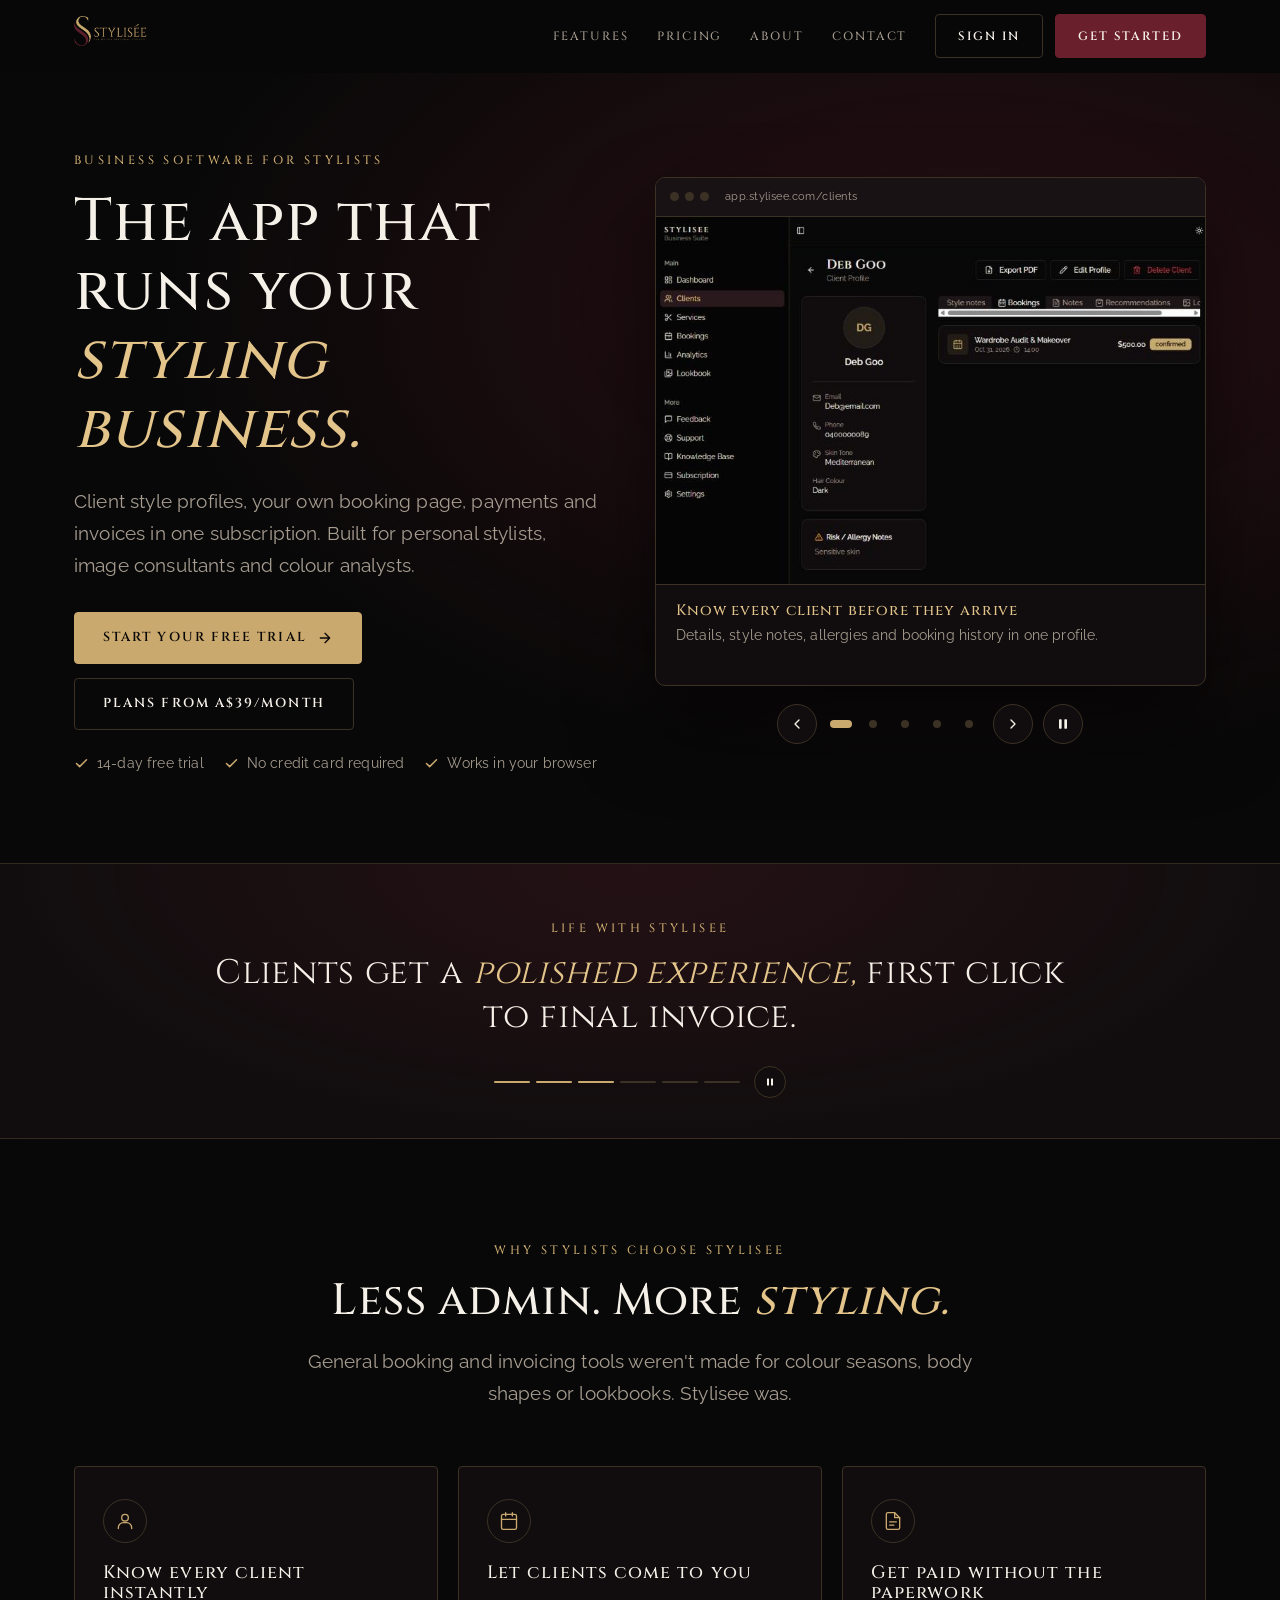
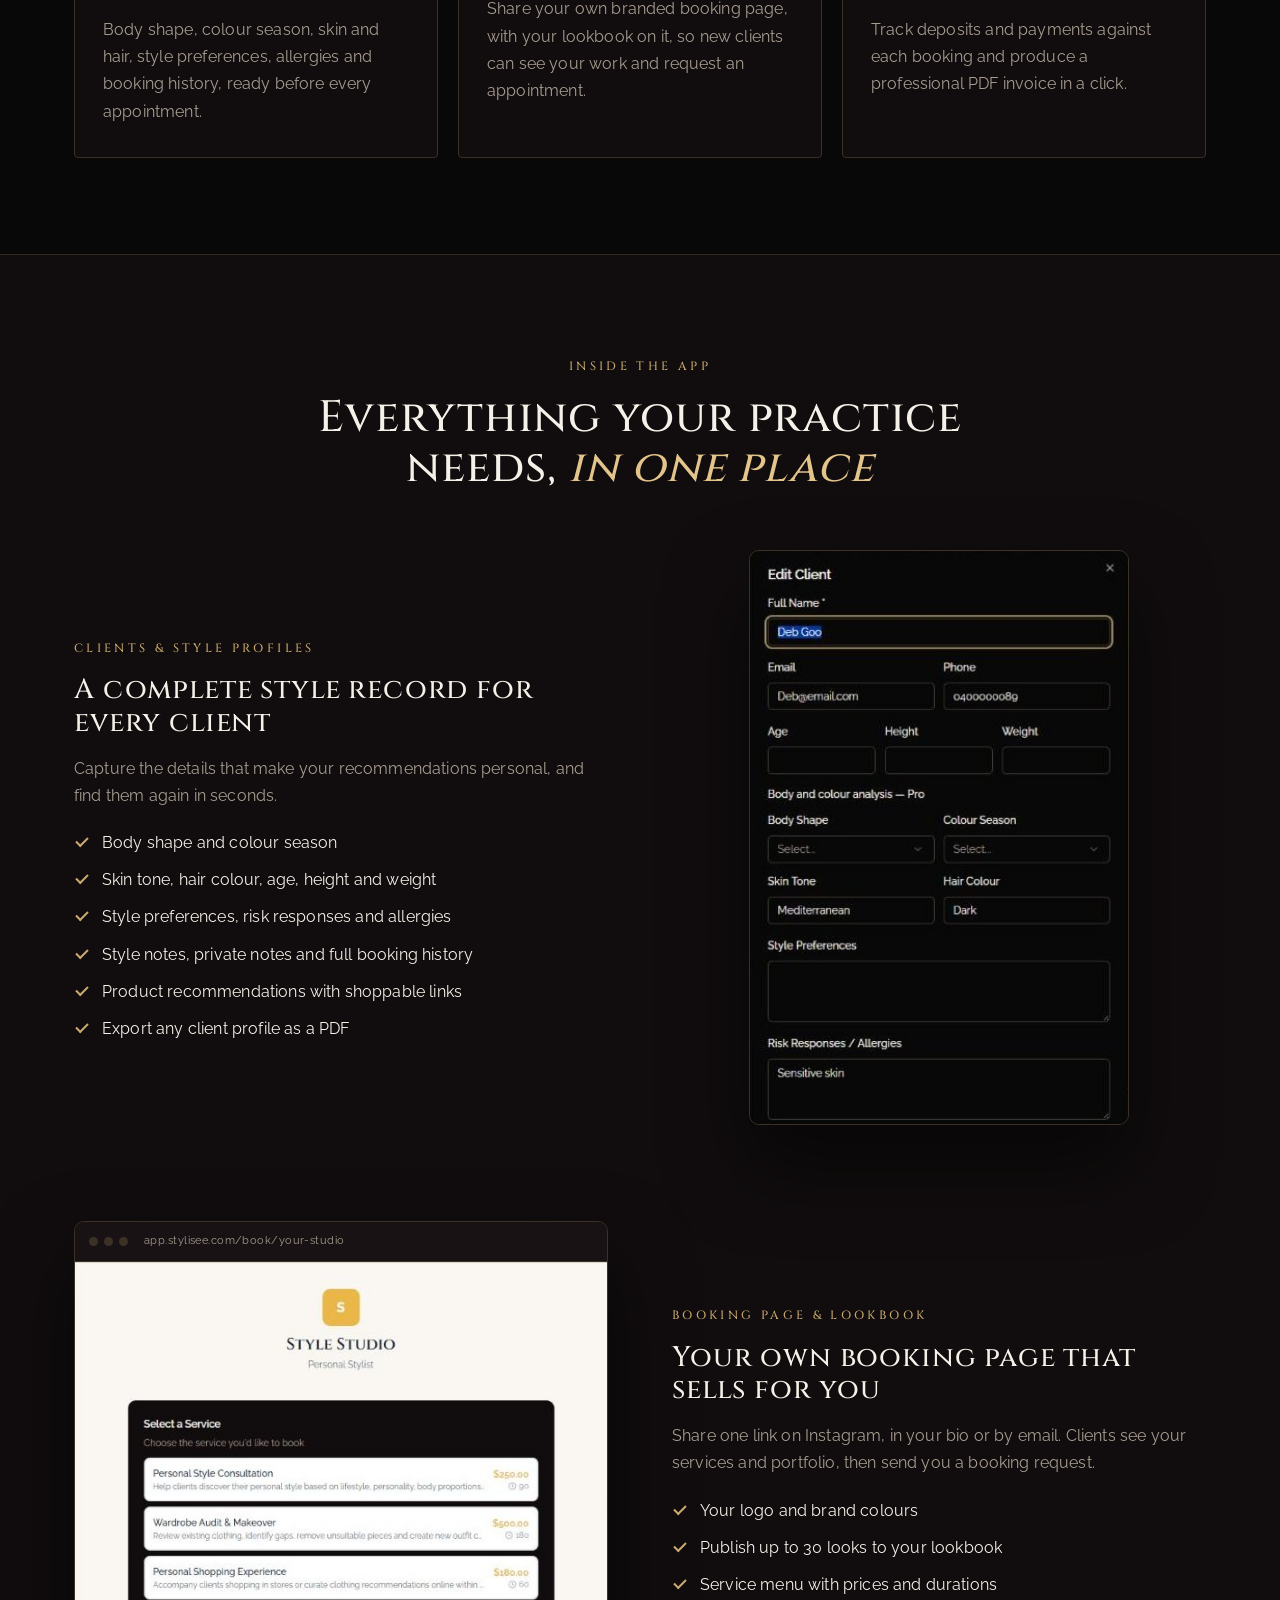
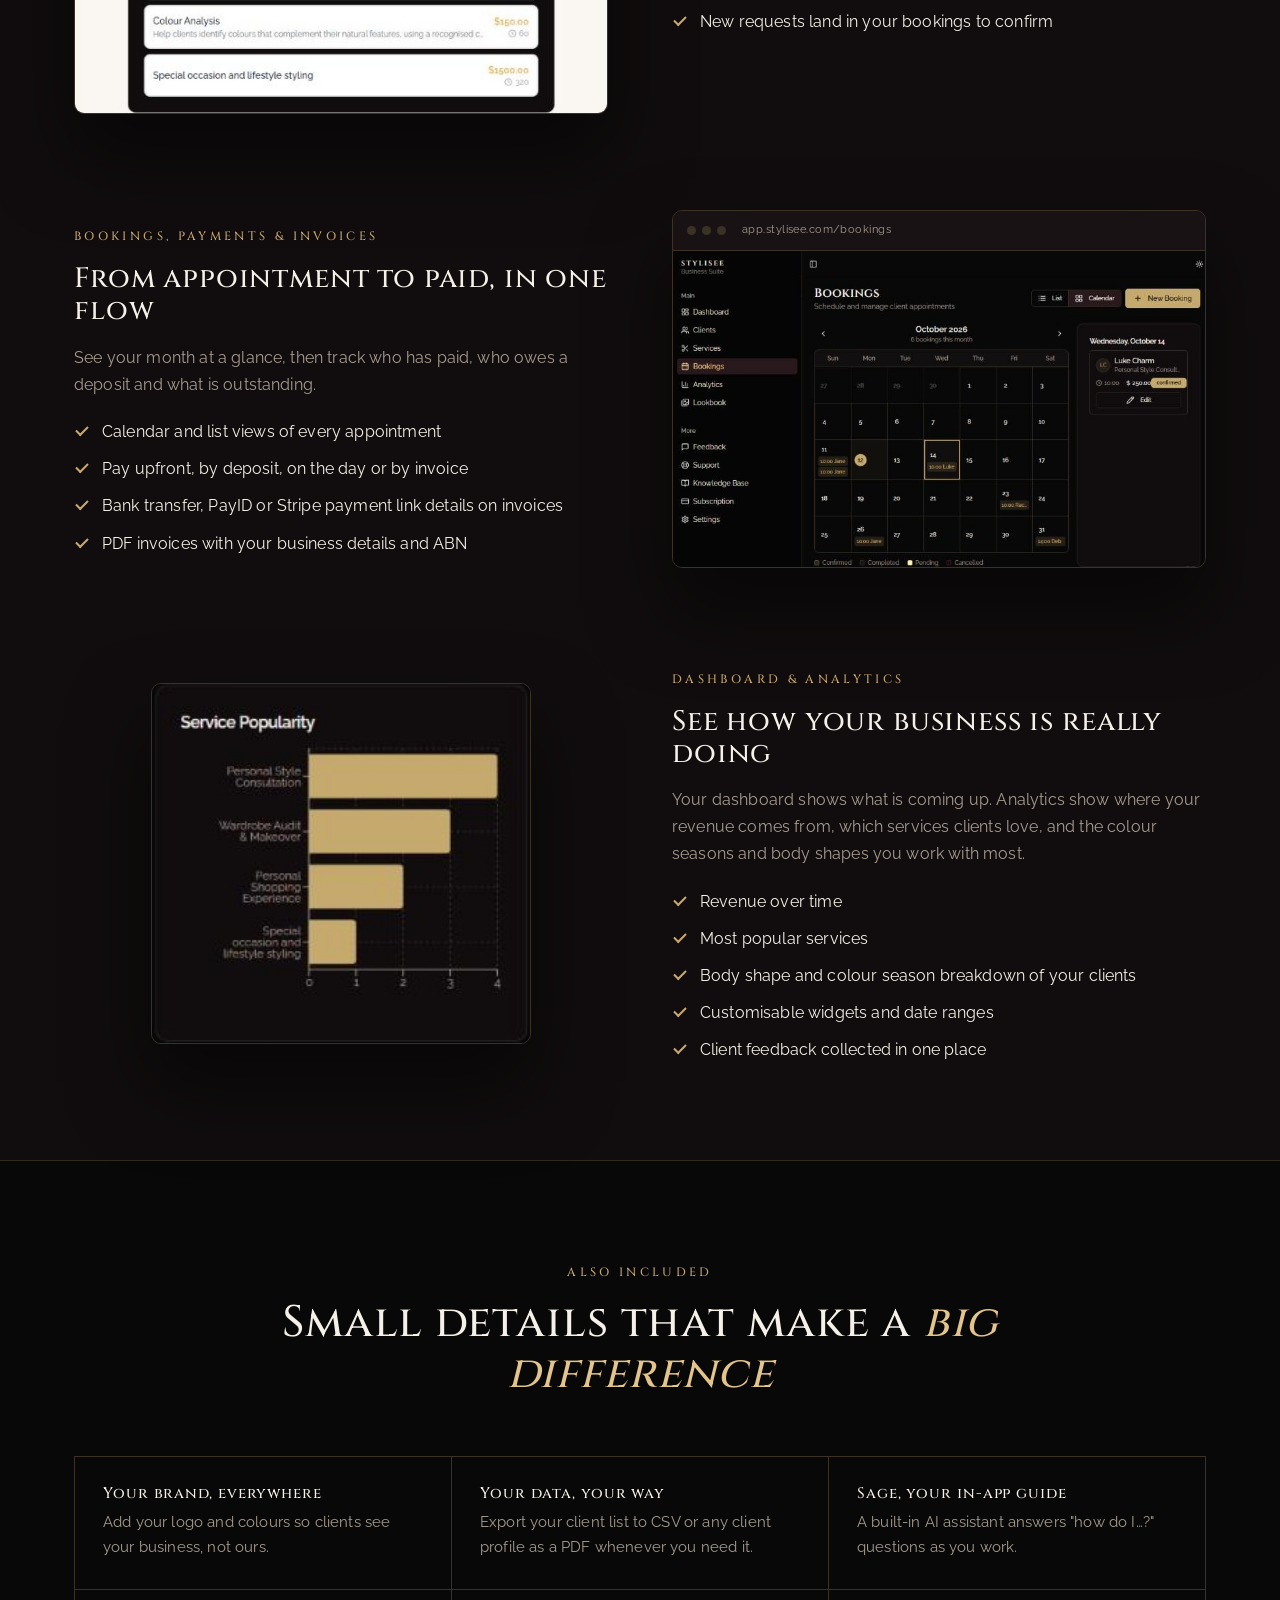
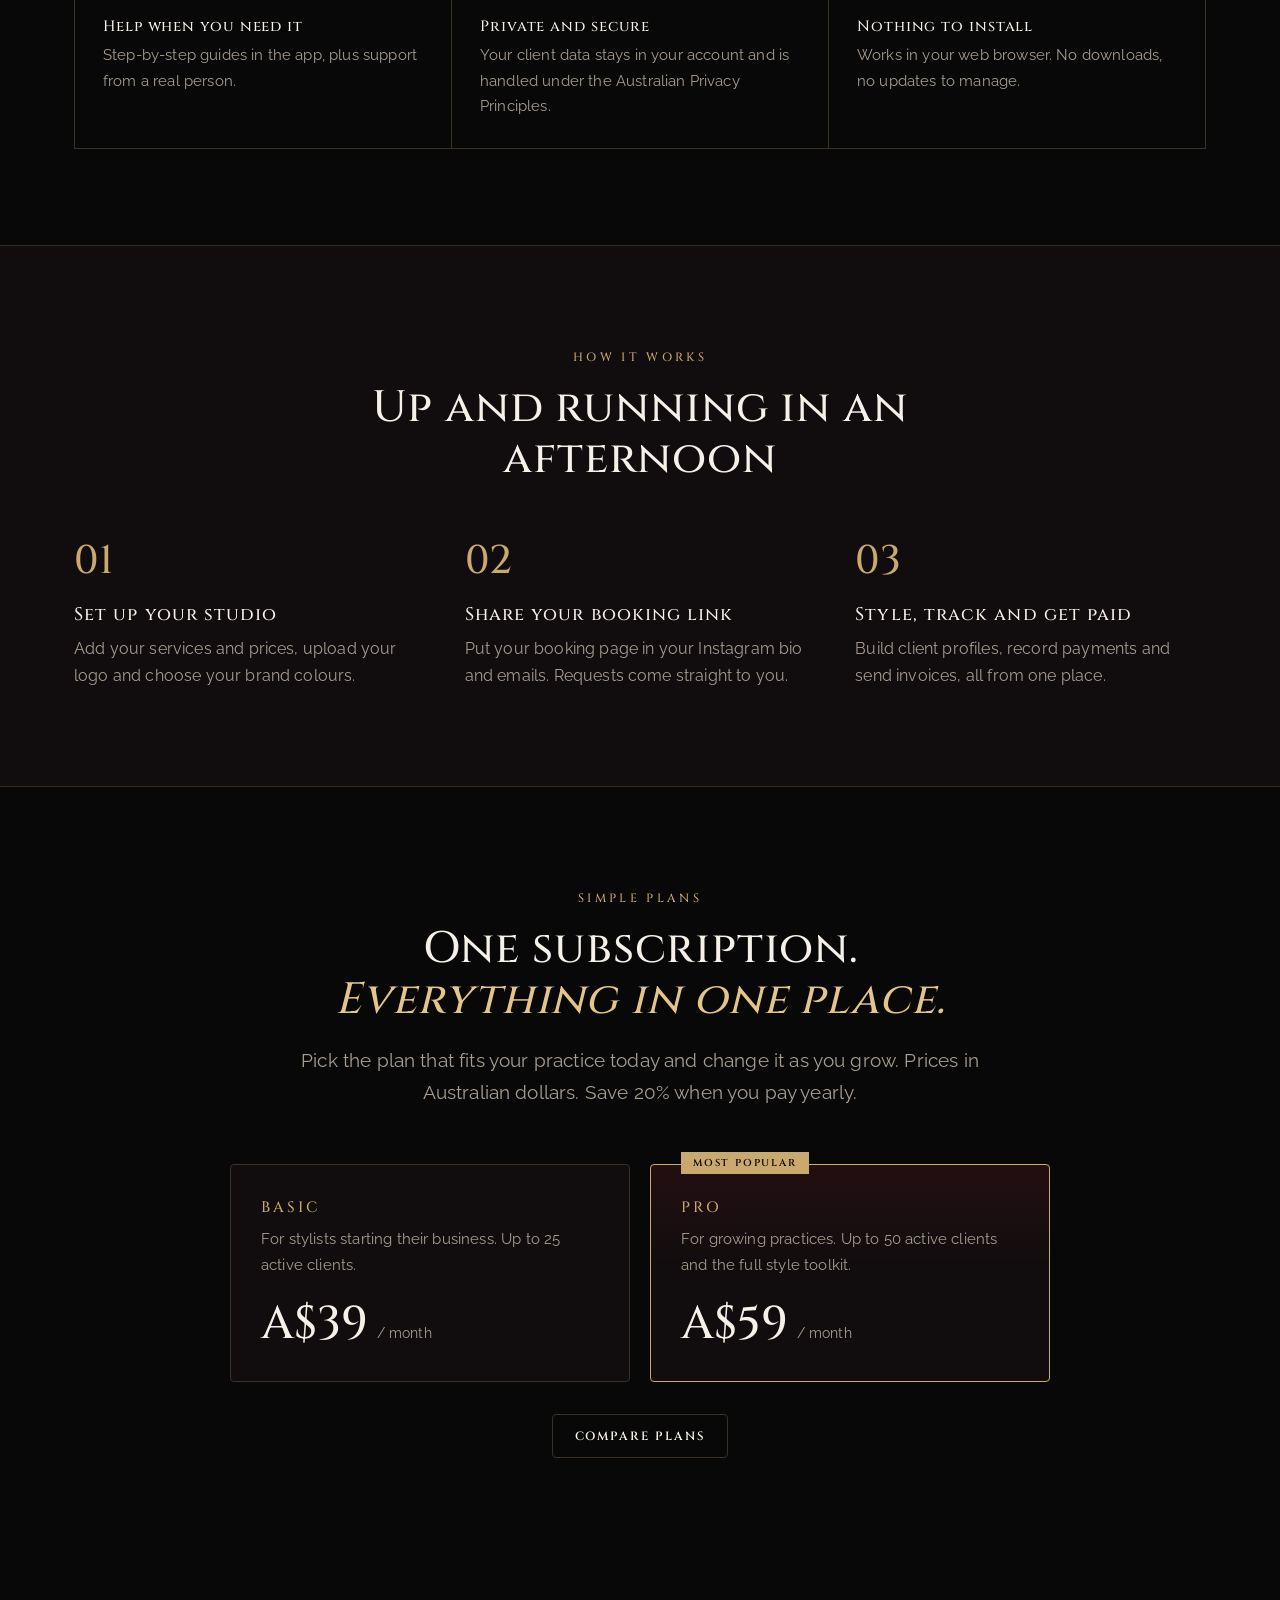
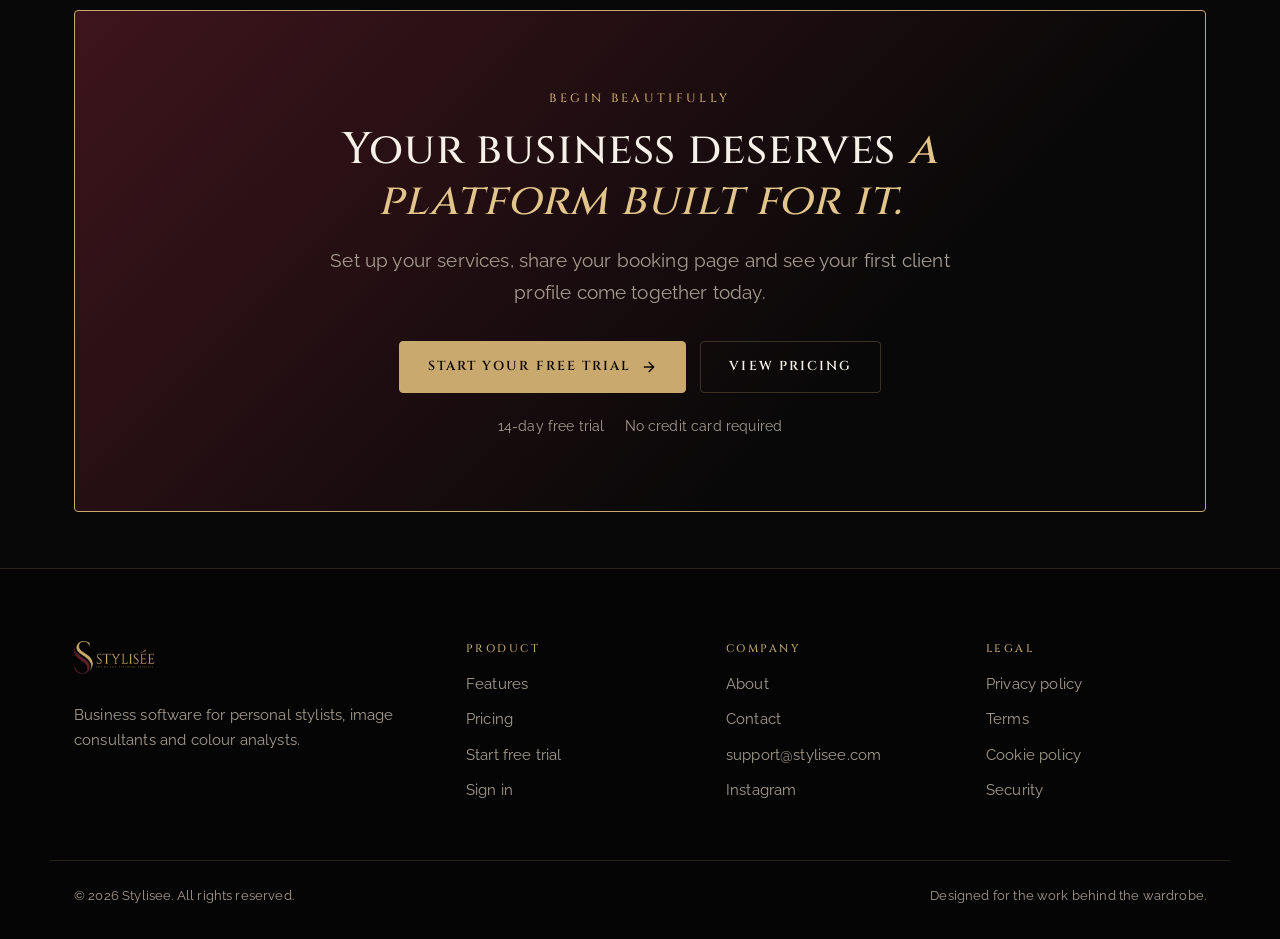
<file: index.html>
<!DOCTYPE html>
<html lang="en-AU">
<head>
<meta charset="UTF-8">
<meta name="viewport" content="width=device-width, initial-scale=1">
<title>Stylisee — Business software for personal stylists</title>
<meta name="description" content="Stylisee is the subscription app that runs your styling business: client style profiles, bookings, invoices and a branded booking page in one place. Built for personal stylists, image consultants and colour analysts.">
<link rel="canonical" href="https://stylisee.com/">
<meta property="og:type" content="website">
<meta property="og:site_name" content="Stylisee">
<meta property="og:url" content="https://stylisee.com/">
<meta property="og:image" content="https://stylisee.com/assets/images/stylisee-share.jpg">
<meta property="og:image:width" content="1200">
<meta property="og:image:height" content="630">
<meta property="og:image:alt" content="Stylisee: the app that runs your styling business">
<meta name="twitter:card" content="summary_large_image">
<meta property="og:title" content="Stylisee — Business software for personal stylists">
<meta property="og:description" content="Client style profiles, bookings, invoices and a branded booking page in one subscription app for stylists.">
<meta name="theme-color" content="#080808">
<link rel="icon" href="/favicon.ico?v=2" sizes="any">
<link rel="icon" type="image/png" href="/favicon.png?v=2">
<link rel="apple-touch-icon" href="/favicon.png?v=2">
<link rel="preconnect" href="https://fonts.googleapis.com">
<link rel="preconnect" href="https://fonts.gstatic.com" crossorigin>
<link rel="stylesheet" href="https://fonts.googleapis.com/css2?family=Cinzel:wght@400;500;600&family=Raleway:wght@300;400;500;600&display=swap">
<link rel="stylesheet" href="/assets/site.css?v=20261014a">
<script type="application/ld+json">
{
  "@context": "https://schema.org",
  "@graph": [
    {
      "@type": "Organization",
      "@id": "https://stylisee.com/#organization",
      "name": "Stylisee",
      "url": "https://stylisee.com/",
      "logo": "https://stylisee.com/favicon.png",
      "email": "support@stylisee.com",
      "sameAs": ["https://instagram.com/stylisee.app"]
    },
    {
      "@type": "SoftwareApplication",
      "name": "Stylisee",
      "url": "https://stylisee.com/",
      "applicationCategory": "BusinessApplication",
      "operatingSystem": "Web browser",
      "description": "Business software for personal stylists, image consultants and colour analysts: client style profiles, a branded booking page, bookings, payments, invoices and analytics.",
      "image": "https://stylisee.com/assets/images/stylisee-share.jpg",
      "publisher": { "@id": "https://stylisee.com/#organization" },
      "offers": [
        { "@type": "Offer", "name": "Basic (monthly)", "price": "39.00", "priceCurrency": "AUD", "url": "https://stylisee.com/pricing/" },
        { "@type": "Offer", "name": "Pro (monthly)", "price": "59.00", "priceCurrency": "AUD", "url": "https://stylisee.com/pricing/" },
        { "@type": "Offer", "name": "Basic (yearly)", "price": "372.00", "priceCurrency": "AUD", "url": "https://stylisee.com/pricing/" },
        { "@type": "Offer", "name": "Pro (yearly)", "price": "564.00", "priceCurrency": "AUD", "url": "https://stylisee.com/pricing/" }
      ]
    }
  ]
}
</script>
</head>
<body>
<a class="skip-link" href="#main">Skip to content</a>

<header class="site-nav">
  <div class="nav-inner">
    <a class="logo-link" href="/" aria-label="Stylisee home"><img src="/assets/images/stylisee-logo.png" alt="Stylisee" width="73" height="40"></a>
    <button class="menu-toggle" type="button" aria-expanded="false" aria-controls="site-menu" aria-label="Open navigation"><svg width="18" height="18" viewBox="0 0 24 24" fill="none" stroke="currentColor" stroke-width="2" stroke-linecap="round" aria-hidden="true"><path d="M4 6h16M4 12h16M4 18h16"/></svg></button>
    <nav class="nav-links" id="site-menu" aria-label="Main navigation">
      <a class="nav-link" href="/#features">Features</a>
      <a class="nav-link" href="/pricing/">Pricing</a>
      <a class="nav-link" href="/about/">About</a>
      <a class="nav-link" href="/contact/">Contact</a>
      <div class="nav-actions">
        <a class="btn btn-outline" href="https://app.stylisee.com/sign-in">Sign in</a>
        <a class="btn btn-wine" href="https://app.stylisee.com/sign-up">Get started</a>
      </div>
    </nav>
  </div>
</header>

<main id="main">

  <!-- 1. Hero: what it is, who it is for, what it costs, what to do next -->
  <section class="hero" aria-labelledby="hero-title">
    <div class="container hero-grid">
      <div>
        <div class="eyebrow">Business software for stylists</div>
        <h1 id="hero-title">The app that runs your <em>styling business.</em></h1>
        <p class="lead">Client style profiles, your own booking page, payments and invoices in one subscription. Built for personal stylists, image consultants and colour analysts.</p>
        <div class="hero-actions">
          <a class="btn btn-primary btn-lg" href="https://app.stylisee.com/sign-up">Start your free trial <svg viewBox="0 0 24 24" fill="none" stroke="currentColor" stroke-width="2" stroke-linecap="round" stroke-linejoin="round" aria-hidden="true"><path d="M5 12h14M12 5l7 7-7 7"/></svg></a>
          <a class="btn btn-outline btn-lg" href="/pricing/">Plans from A$39/month</a>
        </div>
        <div class="reassurance">
          <span><svg viewBox="0 0 24 24" fill="none" stroke="currentColor" stroke-width="2.4" stroke-linecap="round" stroke-linejoin="round" aria-hidden="true"><path d="M20 6 9 17l-5-5"/></svg>14-day free trial</span>
          <span><svg viewBox="0 0 24 24" fill="none" stroke="currentColor" stroke-width="2.4" stroke-linecap="round" stroke-linejoin="round" aria-hidden="true"><path d="M20 6 9 17l-5-5"/></svg>No credit card required</span>
          <span><svg viewBox="0 0 24 24" fill="none" stroke="currentColor" stroke-width="2.4" stroke-linecap="round" stroke-linejoin="round" aria-hidden="true"><path d="M20 6 9 17l-5-5"/></svg>Works in your browser</span>
        </div>
      </div>

      <section class="carousel" aria-roledescription="carousel" aria-label="What Stylisee does for your business">
        <div class="shot carousel-frame">
          <div class="shot-bar" aria-hidden="true"><i></i><i></i><i></i><span class="carousel-url">app.stylisee.com/clients</span></div>
          <div class="carousel-track" aria-live="off">
            <figure class="slide" role="group" aria-roledescription="slide" aria-label="1 of 5" data-url="app.stylisee.com/clients">
              <div class="slide-media"><img src="/assets/images/app/client-profile.jpg" width="778" height="520" fetchpriority="high" alt="A client profile showing skin tone, hair colour, allergy notes and an upcoming booking"></div>
              <figcaption><strong>Know every client before they arrive</strong><span>Details, style notes, allergies and booking history in one profile.</span></figcaption>
            </figure>
            <figure class="slide" role="group" aria-roledescription="slide" aria-label="2 of 5" data-url="app.stylisee.com/clients">
              <div class="slide-media"><img src="/assets/images/app/style-profile-form.jpg" width="364" height="552" loading="lazy" alt="The client form with body shape, colour season, skin tone and hair colour fields"></div>
              <figcaption><strong>Record colour season and body shape</strong><span>The style details general booking apps have nowhere to keep.</span></figcaption>
            </figure>
            <figure class="slide" role="group" aria-roledescription="slide" aria-label="3 of 5" data-url="app.stylisee.com/book/your-studio">
              <div class="slide-media"><img src="/assets/images/app/booking-page.jpg" width="589" height="500" loading="lazy" alt="A stylist's public booking page listing services with prices and durations"></div>
              <figcaption><strong>Let clients book from your own page</strong><span>Share one link in your Instagram bio and requests come straight to you.</span></figcaption>
            </figure>
            <figure class="slide" role="group" aria-roledescription="slide" aria-label="4 of 5" data-url="app.stylisee.com/bookings">
              <div class="slide-media"><img src="/assets/images/app/bookings-calendar.jpg" width="778" height="462" loading="lazy" alt="The bookings calendar showing a month of client appointments"></div>
              <figcaption><strong>See your whole month at a glance</strong><span>Calendar and list views, with deposits and payments tracked on every booking.</span></figcaption>
            </figure>
            <figure class="slide" role="group" aria-roledescription="slide" aria-label="5 of 5" data-url="app.stylisee.com/analytics">
              <div class="slide-media"><img src="/assets/images/app/service-popularity.jpg" width="272" height="258" loading="lazy" alt="An analytics chart ranking services by popularity"></div>
              <figcaption><strong>Know which services clients love</strong><span>Revenue, popular services and your clients' colour seasons, charted for you.</span></figcaption>
            </figure>
          </div>
        </div>
        <div class="carousel-controls">
          <button type="button" class="carousel-btn" data-carousel="prev" aria-label="Previous slide"><svg viewBox="0 0 24 24" fill="none" stroke="currentColor" stroke-width="2" stroke-linecap="round" stroke-linejoin="round" aria-hidden="true"><path d="m15 18-6-6 6-6"/></svg></button>
          <div class="carousel-dots" role="group" aria-label="Choose a slide"></div>
          <button type="button" class="carousel-btn" data-carousel="next" aria-label="Next slide"><svg viewBox="0 0 24 24" fill="none" stroke="currentColor" stroke-width="2" stroke-linecap="round" stroke-linejoin="round" aria-hidden="true"><path d="m9 18 6-6-6-6"/></svg></button>
          <button type="button" class="carousel-btn carousel-pause" data-carousel="pause" aria-label="Pause slideshow"><svg class="icon-pause" viewBox="0 0 24 24" fill="currentColor" aria-hidden="true"><rect x="6" y="5" width="4" height="14" rx="1"/><rect x="14" y="5" width="4" height="14" rx="1"/></svg><svg class="icon-play" viewBox="0 0 24 24" fill="currentColor" aria-hidden="true"><path d="M8 5v14l11-7z"/></svg></button>
        </div>
      </section>
    </div>
  </section>

  <!-- 2. Value statements: what changes for the stylist (outcomes, not features) -->
  <section class="value-strip" aria-roledescription="carousel" aria-label="What changes with Stylisee">
    <div class="container value-inner">
      <div class="eyebrow">Life with Stylisee</div>
      <div class="value-stage" aria-live="off">
        <p class="value-line" role="group" aria-roledescription="slide" aria-label="1 of 6">One calm workspace instead of <em>five scattered tools.</em></p>
        <p class="value-line" role="group" aria-roledescription="slide" aria-label="2 of 6">Admin stops eating into <em>your evenings.</em></p>
        <p class="value-line" role="group" aria-roledescription="slide" aria-label="3 of 6">Clients get a <em>polished experience,</em> first click to final invoice.</p>
        <p class="value-line" role="group" aria-roledescription="slide" aria-label="4 of 6">Your lookbook keeps <em>winning clients</em> while you style.</p>
        <p class="value-line" role="group" aria-roledescription="slide" aria-label="5 of 6">What you're owed is <em>never a mystery.</em></p>
        <p class="value-line" role="group" aria-roledescription="slide" aria-label="6 of 6">Decide what to offer with <em>data, not guesswork.</em></p>
      </div>
      <div class="value-controls">
        <div class="value-progress" role="group" aria-label="Choose a statement"></div>
        <button type="button" class="carousel-btn value-pause" aria-label="Pause statements"><svg class="icon-pause" viewBox="0 0 24 24" fill="currentColor" aria-hidden="true"><rect x="6" y="5" width="4" height="14" rx="1"/><rect x="14" y="5" width="4" height="14" rx="1"/></svg><svg class="icon-play" viewBox="0 0 24 24" fill="currentColor" aria-hidden="true"><path d="M8 5v14l11-7z"/></svg></button>
      </div>
    </div>
  </section>

  <!-- 3. Outcomes -->
  <section class="section" aria-labelledby="why-title">
    <div class="container">
      <div class="center-heading">
        <div class="eyebrow">Why stylists choose Stylisee</div>
        <h2 id="why-title">Less admin. More <em>styling.</em></h2>
        <p class="lead">General booking and invoicing tools weren't made for colour seasons, body shapes or lookbooks. Stylisee was.</p>
      </div>
      <div class="outcomes">
        <article class="outcome">
          <div class="icon"><svg viewBox="0 0 24 24" fill="none" stroke="currentColor" stroke-width="1.6" stroke-linecap="round" stroke-linejoin="round" aria-hidden="true"><circle cx="12" cy="8" r="4"/><path d="M4 21v-1a6 6 0 0 1 6-6h4a6 6 0 0 1 6 6v1"/></svg></div>
          <h3>Know every client instantly</h3>
          <p>Body shape, colour season, skin and hair, style preferences, allergies and booking history, ready before every appointment.</p>
        </article>
        <article class="outcome">
          <div class="icon"><svg viewBox="0 0 24 24" fill="none" stroke="currentColor" stroke-width="1.6" stroke-linecap="round" stroke-linejoin="round" aria-hidden="true"><rect x="3" y="4" width="18" height="18" rx="2"/><path d="M16 2v4M8 2v4M3 10h18"/></svg></div>
          <h3>Let clients come to you</h3>
          <p>Share your own branded booking page, with your lookbook on it, so new clients can see your work and request an appointment.</p>
        </article>
        <article class="outcome">
          <div class="icon"><svg viewBox="0 0 24 24" fill="none" stroke="currentColor" stroke-width="1.6" stroke-linecap="round" stroke-linejoin="round" aria-hidden="true"><path d="M14 2H6a2 2 0 0 0-2 2v16a2 2 0 0 0 2 2h12a2 2 0 0 0 2-2V8z"/><path d="M14 2v6h6M8 13h8M8 17h5"/></svg></div>
          <h3>Get paid without the paperwork</h3>
          <p>Track deposits and payments against each booking and produce a professional PDF invoice in a click.</p>
        </article>
      </div>
    </div>
  </section>

  <!-- 4. Features in detail -->
  <section class="section section-dark" id="features" aria-labelledby="features-title">
    <div class="container">
      <div class="center-heading">
        <div class="eyebrow">Inside the app</div>
        <h2 id="features-title">Everything your practice needs, <em>in one place</em></h2>
      </div>

      <div class="feature-rows">
        <div class="feature-row">
          <div>
            <div class="eyebrow">Clients &amp; style profiles</div>
            <h3>A complete style record for every client</h3>
            <p class="body-copy">Capture the details that make your recommendations personal, and find them again in seconds.</p>
            <ul class="ticks">
              <li>Body shape and colour season</li>
              <li>Skin tone, hair colour, age, height and weight</li>
              <li>Style preferences, risk responses and allergies</li>
              <li>Style notes, private notes and full booking history</li>
              <li>Product recommendations with shoppable links</li>
              <li>Export any client profile as a PDF</li>
            </ul>
          </div>
          <div class="feature-visual">
            <figure class="shot shot-narrow">
              <img src="/assets/images/app/style-profile-form.jpg" width="364" height="552" loading="lazy" alt="The Stylisee client form with body shape, colour season, skin tone, hair colour, style preferences and risk responses">
            </figure>
          </div>
        </div>

        <div class="feature-row">
          <div>
            <div class="eyebrow">Booking page &amp; lookbook</div>
            <h3>Your own booking page that sells for you</h3>
            <p class="body-copy">Share one link on Instagram, in your bio or by email. Clients see your services and portfolio, then send you a booking request.</p>
            <ul class="ticks">
              <li>Your logo and brand colours</li>
              <li>Publish up to 30 looks to your lookbook</li>
              <li>Service menu with prices and durations</li>
              <li>New requests land in your bookings to confirm</li>
            </ul>
          </div>
          <div class="feature-visual">
            <figure class="shot">
              <div class="shot-bar" aria-hidden="true"><i></i><i></i><i></i><span>app.stylisee.com/book/your-studio</span></div>
              <img src="/assets/images/app/booking-page.jpg" width="589" height="500" loading="lazy" alt="A stylist's public booking page listing services with prices and durations">
            </figure>
          </div>
        </div>

        <div class="feature-row">
          <div>
            <div class="eyebrow">Bookings, payments &amp; invoices</div>
            <h3>From appointment to paid, in one flow</h3>
            <p class="body-copy">See your month at a glance, then track who has paid, who owes a deposit and what is outstanding.</p>
            <ul class="ticks">
              <li>Calendar and list views of every appointment</li>
              <li>Pay upfront, by deposit, on the day or by invoice</li>
              <li>Bank transfer, PayID or Stripe payment link details on invoices</li>
              <li>PDF invoices with your business details and ABN</li>
            </ul>
          </div>
          <div class="feature-visual">
            <figure class="shot">
              <div class="shot-bar" aria-hidden="true"><i></i><i></i><i></i><span>app.stylisee.com/bookings</span></div>
              <img src="/assets/images/app/bookings-calendar.jpg" width="778" height="462" loading="lazy" alt="The Stylisee bookings calendar showing a month of client appointments">
            </figure>
          </div>
        </div>

        <div class="feature-row">
          <div>
            <div class="eyebrow">Dashboard &amp; analytics</div>
            <h3>See how your business is really doing</h3>
            <p class="body-copy">Your dashboard shows what is coming up. Analytics show where your revenue comes from, which services clients love, and the colour seasons and body shapes you work with most.</p>
            <ul class="ticks">
              <li>Revenue over time</li>
              <li>Most popular services</li>
              <li>Body shape and colour season breakdown of your clients</li>
              <li>Customisable widgets and date ranges</li>
              <li>Client feedback collected in one place</li>
            </ul>
          </div>
          <div class="feature-visual">
            <figure class="shot shot-narrow">
              <img src="/assets/images/app/service-popularity.jpg" width="272" height="258" loading="lazy" alt="A Stylisee analytics chart ranking services by popularity">
            </figure>
          </div>
        </div>
      </div>
    </div>
  </section>

  <!-- 5. Also included -->
  <section class="section" aria-labelledby="included-title">
    <div class="container">
      <div class="center-heading">
        <div class="eyebrow">Also included</div>
        <h2 id="included-title">Small details that make a <em>big difference</em></h2>
      </div>
      <div class="mini-grid">
        <div class="mini"><h3>Your brand, everywhere</h3><p>Add your logo and colours so clients see your business, not ours.</p></div>
        <div class="mini"><h3>Your data, your way</h3><p>Export your client list to CSV or any client profile as a PDF whenever you need it.</p></div>
        <div class="mini"><h3>Sage, your in-app guide</h3><p>A built-in AI assistant answers "how do I…?" questions as you work.</p></div>
        <div class="mini"><h3>Help when you need it</h3><p>Step-by-step guides in the app, plus support from a real person.</p></div>
        <div class="mini"><h3>Private and secure</h3><p>Your client data stays in your account and is handled under the Australian Privacy Principles.</p></div>
        <div class="mini"><h3>Nothing to install</h3><p>Works in your web browser. No downloads, no updates to manage.</p></div>
      </div>
    </div>
  </section>

  <!-- 6. How it works -->
  <section class="section section-dark" aria-labelledby="how-title">
    <div class="container">
      <div class="center-heading">
        <div class="eyebrow">How it works</div>
        <h2 id="how-title">Up and running in an afternoon</h2>
      </div>
      <div class="steps">
        <div class="step"><h3>Set up your studio</h3><p>Add your services and prices, upload your logo and choose your brand colours.</p></div>
        <div class="step"><h3>Share your booking link</h3><p>Put your booking page in your Instagram bio and emails. Requests come straight to you.</p></div>
        <div class="step"><h3>Style, track and get paid</h3><p>Build client profiles, record payments and send invoices, all from one place.</p></div>
      </div>
    </div>
  </section>

  <!-- 7. Pricing teaser -->
  <section class="section" aria-labelledby="pricing-title">
    <div class="container">
      <div class="center-heading">
        <div class="eyebrow">Simple plans</div>
        <h2 id="pricing-title">One subscription. <em>Everything in one place.</em></h2>
        <p class="lead">Pick the plan that fits your practice today and change it as you grow. Prices in Australian dollars. Save 20% when you pay yearly.</p>
      </div>
      <div class="pricing-grid pricing-grid-2">
        <article class="pricing-card">
          <div class="plan-name">Basic</div>
          <p class="plan-desc">For stylists starting their business. Up to 25 active clients.</p>
          <div class="price-row"><span class="price">A$39</span><span class="per">/ month</span></div>
        </article>
        <article class="pricing-card featured">
          <span class="plan-ribbon">Most popular</span>
          <div class="plan-name">Pro</div>
          <p class="plan-desc">For growing practices. Up to 50 active clients and the full style toolkit.</p>
          <div class="price-row"><span class="price">A$59</span><span class="per">/ month</span></div>
        </article>
      </div>
      <p class="center" style="margin-top:32px"><a class="btn btn-outline" href="/pricing/">Compare plans</a></p>
    </div>
  </section>

  <!-- 8. Final call to action -->
  <section class="section-sm" aria-labelledby="cta-title">
    <div class="container">
      <div class="cta-panel">
        <div class="eyebrow">Begin beautifully</div>
        <h2 id="cta-title">Your business deserves <em>a platform built for it.</em></h2>
        <p class="lead">Set up your services, share your booking page and see your first client profile come together today.</p>
        <div class="hero-actions">
          <a class="btn btn-primary btn-lg" href="https://app.stylisee.com/sign-up">Start your free trial <svg viewBox="0 0 24 24" fill="none" stroke="currentColor" stroke-width="2" stroke-linecap="round" stroke-linejoin="round" aria-hidden="true"><path d="M5 12h14M12 5l7 7-7 7"/></svg></a>
          <a class="btn btn-outline btn-lg" href="/pricing/">View pricing</a>
        </div>
        <div class="reassurance"><span>14-day free trial</span><span>No credit card required</span></div>
      </div>
    </div>
  </section>

</main>

<footer class="site-footer">
  <div class="container footer-grid">
    <div>
      <img class="footer-logo" src="/assets/images/stylisee-logo.png" alt="Stylisee" width="81" height="44" loading="lazy">
      <p class="footer-copy">Business software for personal stylists, image consultants and colour analysts.</p>
    </div>
    <div>
      <div class="footer-title">Product</div>
      <div class="footer-links">
        <a href="/#features">Features</a>
        <a href="/pricing/">Pricing</a>
        <a href="https://app.stylisee.com/sign-up">Start free trial</a>
        <a href="https://app.stylisee.com/sign-in">Sign in</a>
      </div>
    </div>
    <div>
      <div class="footer-title">Company</div>
      <div class="footer-links">
        <a href="/about/">About</a>
        <a href="/contact/">Contact</a>
        <a href="mailto:support@stylisee.com">support@stylisee.com</a>
        <a href="https://instagram.com/stylisee.app" target="_blank" rel="noreferrer">Instagram</a>
      </div>
    </div>
    <div>
      <div class="footer-title">Legal</div>
      <div class="footer-links">
        <a href="/privacy/">Privacy policy</a>
        <a href="/terms/">Terms</a>
        <a href="/cookie-policy/">Cookie policy</a>
        <a href="/security/">Security</a>
      </div>
    </div>
  </div>
  <div class="container footer-bottom">
    <span>© 2026 Stylisee. All rights reserved.</span>
    <span>Designed for the work behind the wardrobe.</span>
  </div>
</footer>

<script src="/assets/site.js?v=20261014a" defer></script>
</body>
</html>
</file>
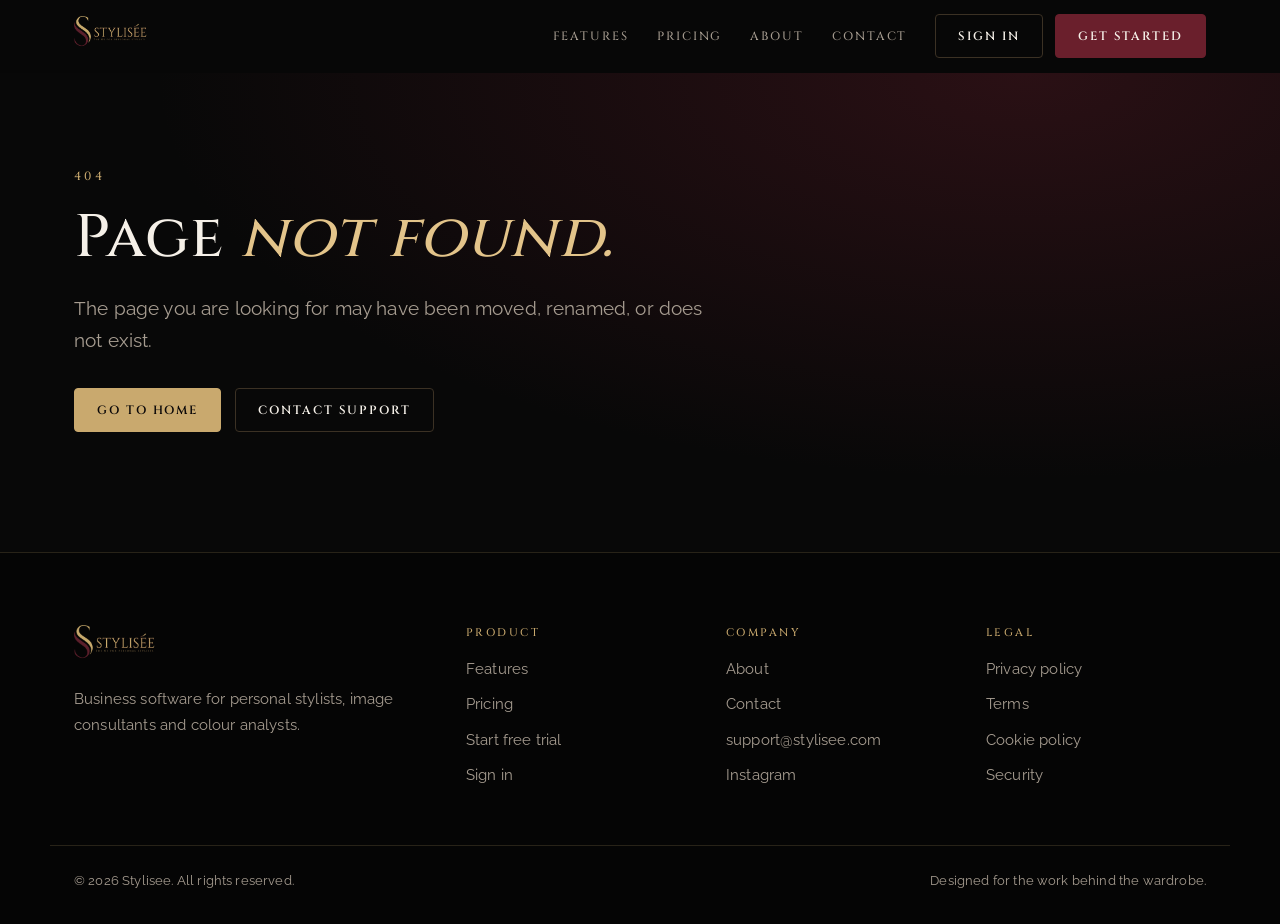
<file: 404/index.html>
<!DOCTYPE html>
<html lang="en-AU">
<head>
<meta charset="UTF-8">
<meta name="viewport" content="width=device-width, initial-scale=1">
<title>Page Not Found — Stylisee</title>
<meta name="description" content="The page you are looking for could not be found.">
<meta name="robots" content="noindex">
<meta name="theme-color" content="#080808">
<link rel="icon" href="/favicon.ico?v=2" sizes="any">
<link rel="icon" type="image/png" href="/favicon.png?v=2">
<link rel="apple-touch-icon" href="/favicon.png?v=2">
<link rel="preconnect" href="https://fonts.googleapis.com">
<link rel="preconnect" href="https://fonts.gstatic.com" crossorigin>
<link rel="stylesheet" href="https://fonts.googleapis.com/css2?family=Cinzel:wght@400;500;600&family=Raleway:wght@300;400;500;600&display=swap">
<link rel="stylesheet" href="/assets/site.css?v=20261014a">
</head>
<body>
<a class="skip-link" href="#main">Skip to content</a>

<header class="site-nav">
  <div class="nav-inner">
    <a class="logo-link" href="/" aria-label="Stylisee home"><img src="/assets/images/stylisee-logo.png" alt="Stylisee" width="73" height="40"></a>
    <button class="menu-toggle" type="button" aria-expanded="false" aria-controls="site-menu" aria-label="Open navigation"><svg width="18" height="18" viewBox="0 0 24 24" fill="none" stroke="currentColor" stroke-width="2" stroke-linecap="round" aria-hidden="true"><path d="M4 6h16M4 12h16M4 18h16"/></svg></button>
    <nav class="nav-links" id="site-menu" aria-label="Main navigation">
      <a class="nav-link" href="/#features">Features</a>
      <a class="nav-link" href="/pricing/">Pricing</a>
      <a class="nav-link" href="/about/">About</a>
      <a class="nav-link" href="/contact/">Contact</a>
      <div class="nav-actions">
        <a class="btn btn-outline" href="https://app.stylisee.com/sign-in">Sign in</a>
        <a class="btn btn-wine" href="https://app.stylisee.com/sign-up">Get started</a>
      </div>
    </nav>
  </div>
</header>

<main id="main">
  <section class="page-hero" style="padding-bottom:120px">
    <div class="container">
      <div class="eyebrow">404</div>
      <h1>Page <em>not found.</em></h1>
      <p class="lead" style="margin-bottom:32px">The page you are looking for may have been moved, renamed, or does not exist.</p>
      <div class="hero-actions">
        <a class="btn btn-primary" href="/">Go to home</a>
        <a class="btn btn-outline" href="/contact/">Contact support</a>
      </div>
    </div>
  </section>
</main>

<footer class="site-footer">
  <div class="container footer-grid">
    <div>
      <img class="footer-logo" src="/assets/images/stylisee-logo.png" alt="Stylisee" width="81" height="44" loading="lazy">
      <p class="footer-copy">Business software for personal stylists, image consultants and colour analysts.</p>
    </div>
    <div>
      <div class="footer-title">Product</div>
      <div class="footer-links">
        <a href="/#features">Features</a>
        <a href="/pricing/">Pricing</a>
        <a href="https://app.stylisee.com/sign-up">Start free trial</a>
        <a href="https://app.stylisee.com/sign-in">Sign in</a>
      </div>
    </div>
    <div>
      <div class="footer-title">Company</div>
      <div class="footer-links">
        <a href="/about/">About</a>
        <a href="/contact/">Contact</a>
        <a href="mailto:support@stylisee.com">support@stylisee.com</a>
        <a href="https://instagram.com/stylisee.app" target="_blank" rel="noreferrer">Instagram</a>
      </div>
    </div>
    <div>
      <div class="footer-title">Legal</div>
      <div class="footer-links">
        <a href="/privacy/">Privacy policy</a>
        <a href="/terms/">Terms</a>
        <a href="/cookie-policy/">Cookie policy</a>
        <a href="/security/">Security</a>
      </div>
    </div>
  </div>
  <div class="container footer-bottom">
    <span>© 2026 Stylisee. All rights reserved.</span>
    <span>Designed for the work behind the wardrobe.</span>
  </div>
</footer>

<script src="/assets/site.js?v=20261014a" defer></script>
</body>
</html>
</file>
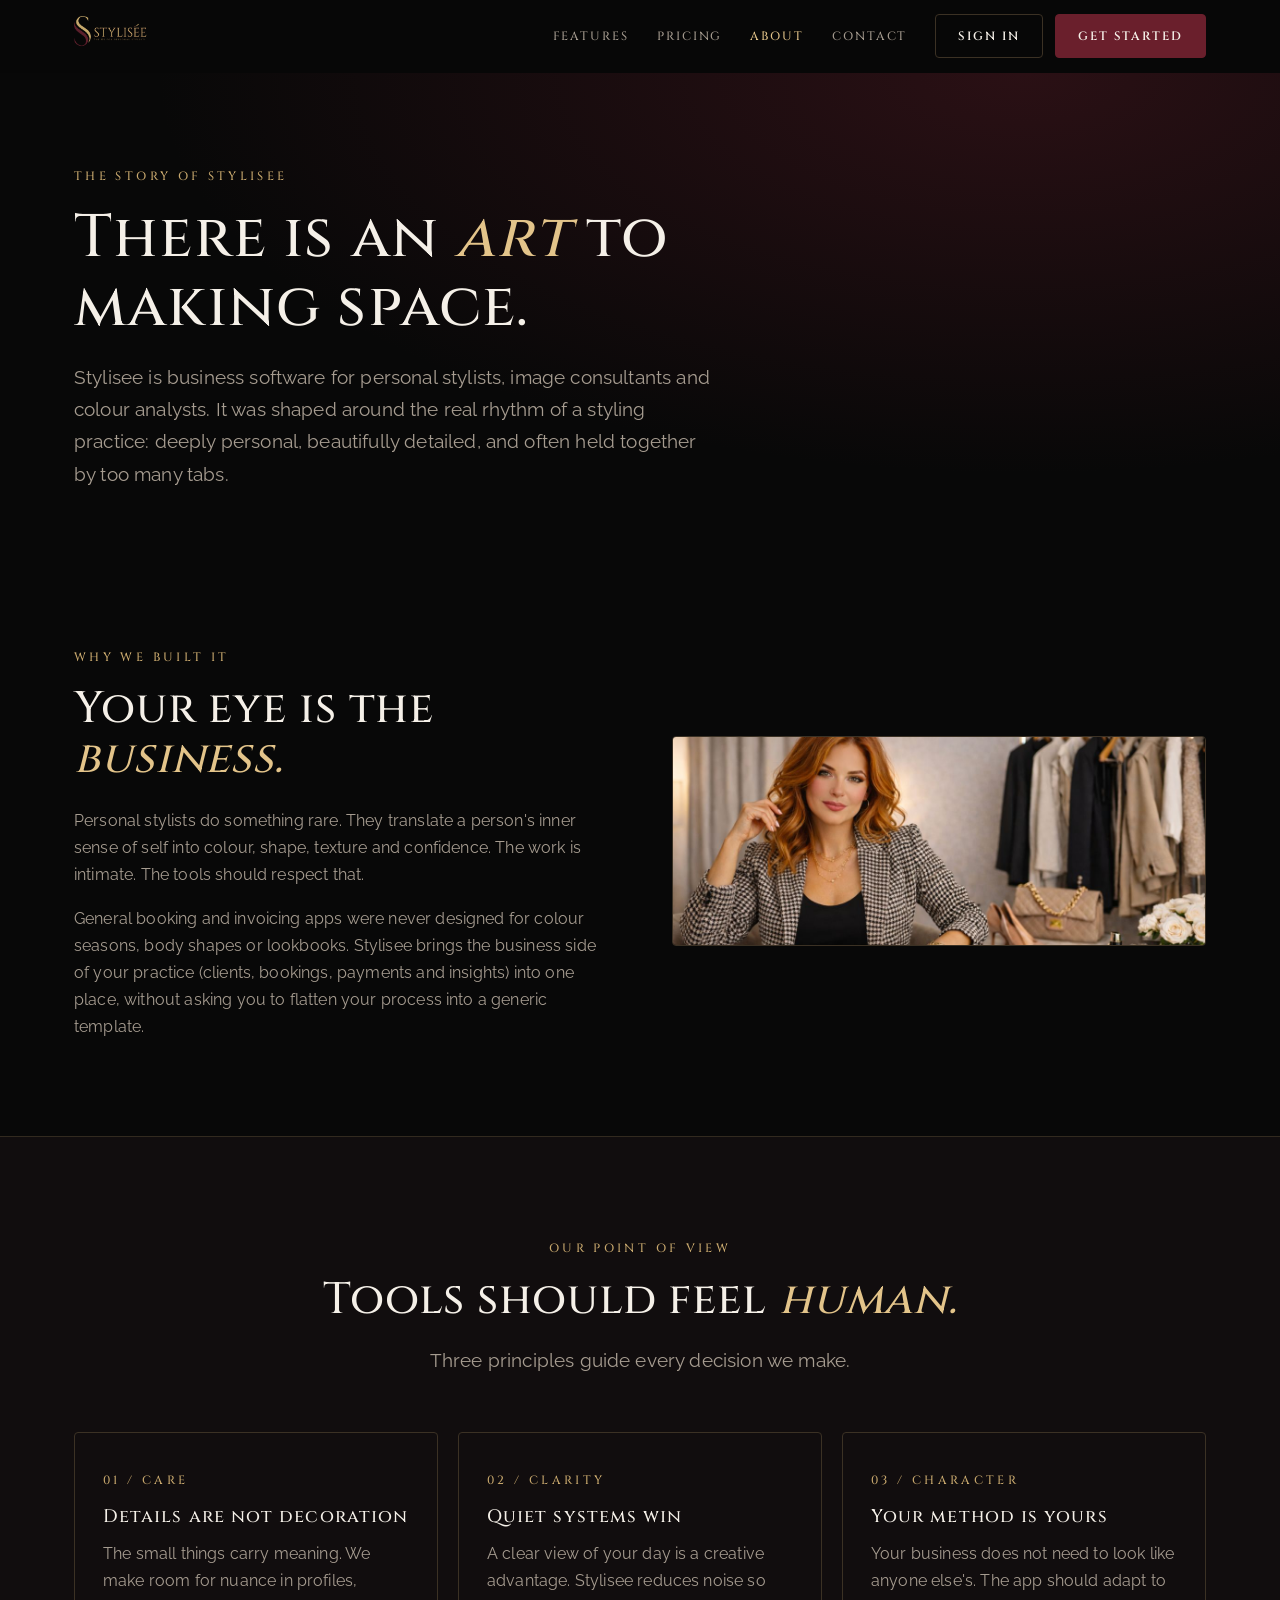
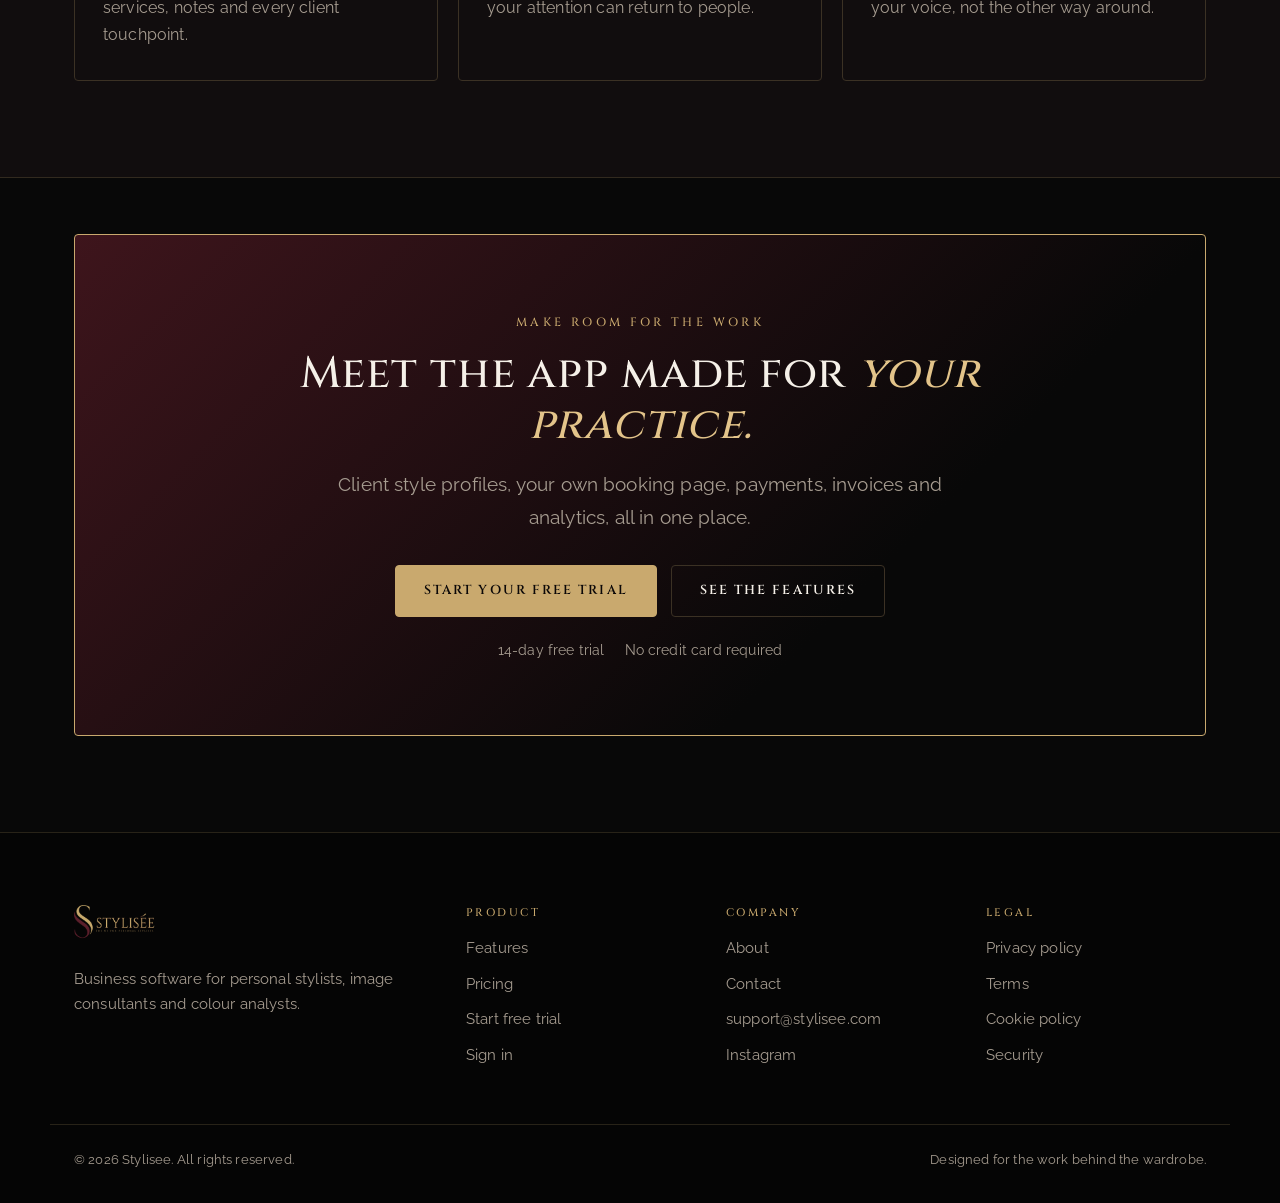
<file: about/index.html>
<!DOCTYPE html>
<html lang="en-AU">
<head>
<meta charset="UTF-8">
<meta name="viewport" content="width=device-width, initial-scale=1">
<title>About — Stylisee</title>
<meta name="description" content="Why we built Stylisee: business software made for the real rhythm of a personal styling, image consulting or colour analysis practice.">
<link rel="canonical" href="https://stylisee.com/about/">
<meta property="og:type" content="website">
<meta property="og:site_name" content="Stylisee">
<meta property="og:url" content="https://stylisee.com/about/">
<meta property="og:image" content="https://stylisee.com/assets/images/stylisee-share.jpg">
<meta property="og:image:width" content="1200">
<meta property="og:image:height" content="630">
<meta property="og:image:alt" content="Stylisee: the app that runs your styling business">
<meta name="twitter:card" content="summary_large_image">
<meta property="og:title" content="About — Stylisee">
<meta property="og:description" content="Why we built Stylisee: business software made for the real rhythm of a personal styling, image consulting or colour analysis practice.">
<meta name="theme-color" content="#080808">
<link rel="icon" href="/favicon.ico?v=2" sizes="any">
<link rel="icon" type="image/png" href="/favicon.png?v=2">
<link rel="apple-touch-icon" href="/favicon.png?v=2">
<link rel="preconnect" href="https://fonts.googleapis.com">
<link rel="preconnect" href="https://fonts.gstatic.com" crossorigin>
<link rel="stylesheet" href="https://fonts.googleapis.com/css2?family=Cinzel:wght@400;500;600&family=Raleway:wght@300;400;500;600&display=swap">
<link rel="stylesheet" href="/assets/site.css?v=20261014a">
</head>
<body>
<a class="skip-link" href="#main">Skip to content</a>

<header class="site-nav">
  <div class="nav-inner">
    <a class="logo-link" href="/" aria-label="Stylisee home"><img src="/assets/images/stylisee-logo.png" alt="Stylisee" width="73" height="40"></a>
    <button class="menu-toggle" type="button" aria-expanded="false" aria-controls="site-menu" aria-label="Open navigation"><svg width="18" height="18" viewBox="0 0 24 24" fill="none" stroke="currentColor" stroke-width="2" stroke-linecap="round" aria-hidden="true"><path d="M4 6h16M4 12h16M4 18h16"/></svg></button>
    <nav class="nav-links" id="site-menu" aria-label="Main navigation">
      <a class="nav-link" href="/#features">Features</a>
      <a class="nav-link" href="/pricing/">Pricing</a>
      <a class="nav-link" href="/about/" aria-current="page">About</a>
      <a class="nav-link" href="/contact/">Contact</a>
      <div class="nav-actions">
        <a class="btn btn-outline" href="https://app.stylisee.com/sign-in">Sign in</a>
        <a class="btn btn-wine" href="https://app.stylisee.com/sign-up">Get started</a>
      </div>
    </nav>
  </div>
</header>

<main id="main">
  <section class="page-hero">
    <div class="container">
      <div class="eyebrow">The story of Stylisee</div>
      <h1>There is an <em>art</em> to making space.</h1>
      <p class="lead">Stylisee is business software for personal stylists, image consultants and colour analysts. It was shaped around the real rhythm of a styling practice: deeply personal, beautifully detailed, and often held together by too many tabs.</p>
    </div>
  </section>

  <section class="section">
    <div class="container split">
      <div>
        <div class="eyebrow">Why we built it</div>
        <h2 style="margin-bottom:22px">Your eye is the <em>business.</em></h2>
        <p class="body-copy">Personal stylists do something rare. They translate a person's inner sense of self into colour, shape, texture and confidence. The work is intimate. The tools should respect that.</p>
        <p class="body-copy">General booking and invoicing apps were never designed for colour seasons, body shapes or lookbooks. Stylisee brings the business side of your practice (clients, bookings, payments and insights) into one place, without asking you to flatten your process into a generic template.</p>
      </div>
      <div><img src="/assets/images/hero-styling.jpg" alt="A stylist working in a wardrobe studio" width="1152" height="450" loading="lazy"></div>
    </div>
  </section>

  <section class="section section-dark">
    <div class="container">
      <div class="center-heading">
        <div class="eyebrow">Our point of view</div>
        <h2>Tools should feel <em>human.</em></h2>
        <p class="lead">Three principles guide every decision we make.</p>
      </div>
      <div class="principles">
        <article class="outcome"><div class="eyebrow">01 / Care</div><h3>Details are not decoration</h3><p>The small things carry meaning. We make room for nuance in profiles, services, notes and every client touchpoint.</p></article>
        <article class="outcome"><div class="eyebrow">02 / Clarity</div><h3>Quiet systems win</h3><p>A clear view of your day is a creative advantage. Stylisee reduces noise so your attention can return to people.</p></article>
        <article class="outcome"><div class="eyebrow">03 / Character</div><h3>Your method is yours</h3><p>Your business does not need to look like anyone else's. The app should adapt to your voice, not the other way around.</p></article>
      </div>
    </div>
  </section>

  <section class="section-sm" style="padding-bottom:96px" aria-labelledby="cta-title">
    <div class="container">
      <div class="cta-panel">
        <div class="eyebrow">Make room for the work</div>
        <h2 id="cta-title">Meet the app made for <em>your practice.</em></h2>
        <p class="lead">Client style profiles, your own booking page, payments, invoices and analytics, all in one place.</p>
        <div class="hero-actions">
          <a class="btn btn-primary btn-lg" href="https://app.stylisee.com/sign-up">Start your free trial</a>
          <a class="btn btn-outline btn-lg" href="/#features">See the features</a>
        </div>
        <div class="reassurance"><span>14-day free trial</span><span>No credit card required</span></div>
      </div>
    </div>
  </section>
</main>

<footer class="site-footer">
  <div class="container footer-grid">
    <div>
      <img class="footer-logo" src="/assets/images/stylisee-logo.png" alt="Stylisee" width="81" height="44" loading="lazy">
      <p class="footer-copy">Business software for personal stylists, image consultants and colour analysts.</p>
    </div>
    <div>
      <div class="footer-title">Product</div>
      <div class="footer-links">
        <a href="/#features">Features</a>
        <a href="/pricing/">Pricing</a>
        <a href="https://app.stylisee.com/sign-up">Start free trial</a>
        <a href="https://app.stylisee.com/sign-in">Sign in</a>
      </div>
    </div>
    <div>
      <div class="footer-title">Company</div>
      <div class="footer-links">
        <a href="/about/">About</a>
        <a href="/contact/">Contact</a>
        <a href="mailto:support@stylisee.com">support@stylisee.com</a>
        <a href="https://instagram.com/stylisee.app" target="_blank" rel="noreferrer">Instagram</a>
      </div>
    </div>
    <div>
      <div class="footer-title">Legal</div>
      <div class="footer-links">
        <a href="/privacy/">Privacy policy</a>
        <a href="/terms/">Terms</a>
        <a href="/cookie-policy/">Cookie policy</a>
        <a href="/security/">Security</a>
      </div>
    </div>
  </div>
  <div class="container footer-bottom">
    <span>© 2026 Stylisee. All rights reserved.</span>
    <span>Designed for the work behind the wardrobe.</span>
  </div>
</footer>

<script src="/assets/site.js?v=20261014a" defer></script>
</body>
</html>
</file>
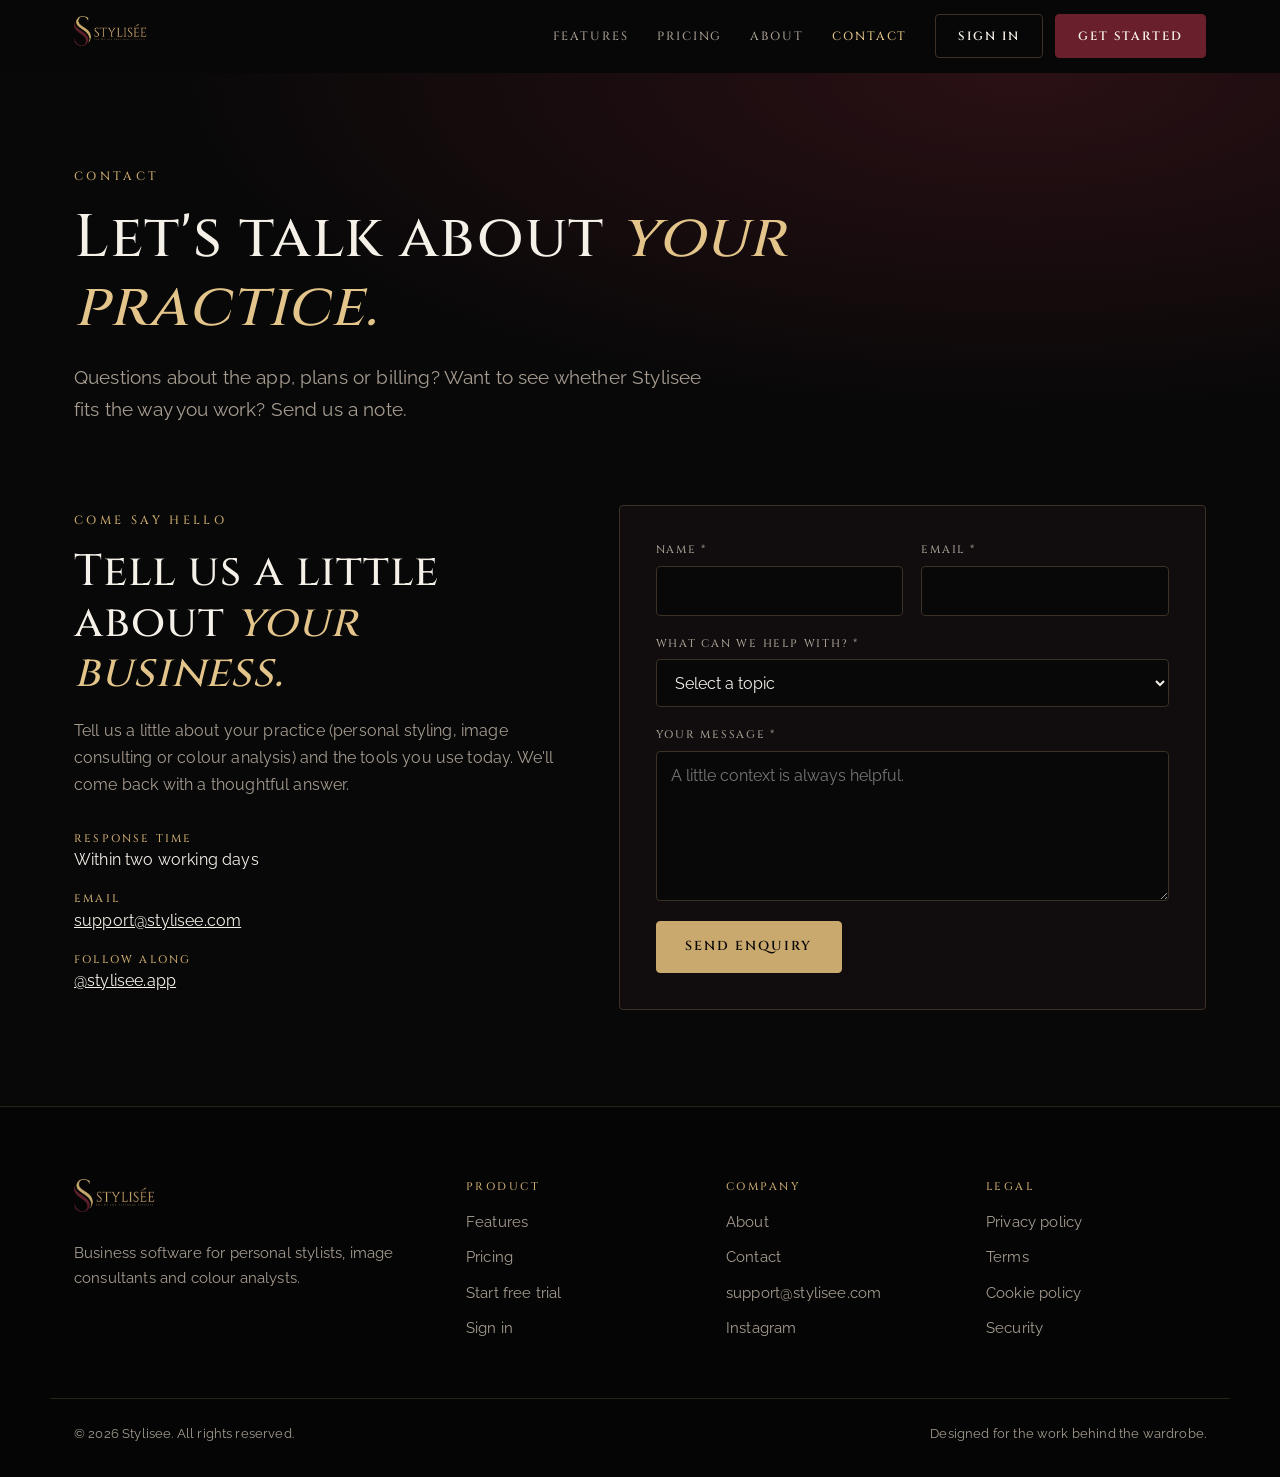
<file: contact/index.html>
<!DOCTYPE html>
<html lang="en-AU">
<head>
<meta charset="UTF-8">
<meta name="viewport" content="width=device-width, initial-scale=1">
<title>Contact — Stylisee</title>
<meta name="description" content="Contact Stylisee with questions about the app, plans and billing, or partnerships.">
<link rel="canonical" href="https://stylisee.com/contact/">
<meta property="og:type" content="website">
<meta property="og:site_name" content="Stylisee">
<meta property="og:url" content="https://stylisee.com/contact/">
<meta property="og:image" content="https://stylisee.com/assets/images/stylisee-share.jpg">
<meta property="og:image:width" content="1200">
<meta property="og:image:height" content="630">
<meta property="og:image:alt" content="Stylisee: the app that runs your styling business">
<meta name="twitter:card" content="summary_large_image">
<meta property="og:title" content="Contact — Stylisee">
<meta property="og:description" content="Contact Stylisee with questions about the app, plans and billing, or partnerships.">
<meta name="theme-color" content="#080808">
<link rel="icon" href="/favicon.ico?v=2" sizes="any">
<link rel="icon" type="image/png" href="/favicon.png?v=2">
<link rel="apple-touch-icon" href="/favicon.png?v=2">
<link rel="preconnect" href="https://fonts.googleapis.com">
<link rel="preconnect" href="https://fonts.gstatic.com" crossorigin>
<link rel="stylesheet" href="https://fonts.googleapis.com/css2?family=Cinzel:wght@400;500;600&family=Raleway:wght@300;400;500;600&display=swap">
<link rel="stylesheet" href="/assets/site.css?v=20261014a">
</head>
<body>
<a class="skip-link" href="#main">Skip to content</a>

<header class="site-nav">
  <div class="nav-inner">
    <a class="logo-link" href="/" aria-label="Stylisee home"><img src="/assets/images/stylisee-logo.png" alt="Stylisee" width="73" height="40"></a>
    <button class="menu-toggle" type="button" aria-expanded="false" aria-controls="site-menu" aria-label="Open navigation"><svg width="18" height="18" viewBox="0 0 24 24" fill="none" stroke="currentColor" stroke-width="2" stroke-linecap="round" aria-hidden="true"><path d="M4 6h16M4 12h16M4 18h16"/></svg></button>
    <nav class="nav-links" id="site-menu" aria-label="Main navigation">
      <a class="nav-link" href="/#features">Features</a>
      <a class="nav-link" href="/pricing/">Pricing</a>
      <a class="nav-link" href="/about/">About</a>
      <a class="nav-link" href="/contact/" aria-current="page">Contact</a>
      <div class="nav-actions">
        <a class="btn btn-outline" href="https://app.stylisee.com/sign-in">Sign in</a>
        <a class="btn btn-wine" href="https://app.stylisee.com/sign-up">Get started</a>
      </div>
    </nav>
  </div>
</header>

<main id="main">
  <section class="page-hero">
    <div class="container">
      <div class="eyebrow">Contact</div>
      <h1>Let's talk about <em>your practice.</em></h1>
      <p class="lead">Questions about the app, plans or billing? Want to see whether Stylisee fits the way you work? Send us a note.</p>
    </div>
  </section>

  <section class="section" style="padding-top:24px">
    <div class="container contact-grid">
      <div class="contact-copy">
        <div class="eyebrow">Come say hello</div>
        <h2>Tell us a little about <em>your business.</em></h2>
        <p class="body-copy">Tell us a little about your practice (personal styling, image consulting or colour analysis) and the tools you use today. We'll come back with a thoughtful answer.</p>
        <div class="contact-details">
          <div class="contact-detail"><span>Response time</span><p>Within two working days</p></div>
          <div class="contact-detail"><span>Email</span><a href="mailto:support@stylisee.com">support@stylisee.com</a></div>
          <div class="contact-detail"><span>Follow along</span><a href="https://instagram.com/stylisee.app" target="_blank" rel="noreferrer">@stylisee.app</a></div>
        </div>
      </div>
      <div class="contact-form">
        <form novalidate action="/contact-submit.php" method="post">
          <input type="text" name="website" hidden tabindex="-1" autocomplete="off" aria-hidden="true">
          <div class="form-row">
            <div class="field"><label for="name">Name *</label><input id="name" name="name" required maxlength="160" autocomplete="name"></div>
            <div class="field"><label for="email">Email *</label><input id="email" name="email" type="email" required maxlength="254" autocomplete="email"></div>
          </div>
          <div class="field">
            <label for="subject">What can we help with? *</label>
            <select id="subject" name="subject" required>
              <option value="" disabled selected>Select a topic</option>
              <option>Tell me about Stylisee</option>
              <option>Plans and billing</option>
              <option>Partnership enquiry</option>
              <option>Something else</option>
            </select>
          </div>
          <div class="field"><label for="message">Your message *</label><textarea id="message" name="message" required maxlength="3000" placeholder="A little context is always helpful."></textarea></div>
          <button class="btn btn-primary btn-lg" type="submit">Send enquiry</button>
        </form>
      </div>
    </div>
  </section>
</main>

<footer class="site-footer">
  <div class="container footer-grid">
    <div>
      <img class="footer-logo" src="/assets/images/stylisee-logo.png" alt="Stylisee" width="81" height="44" loading="lazy">
      <p class="footer-copy">Business software for personal stylists, image consultants and colour analysts.</p>
    </div>
    <div>
      <div class="footer-title">Product</div>
      <div class="footer-links">
        <a href="/#features">Features</a>
        <a href="/pricing/">Pricing</a>
        <a href="https://app.stylisee.com/sign-up">Start free trial</a>
        <a href="https://app.stylisee.com/sign-in">Sign in</a>
      </div>
    </div>
    <div>
      <div class="footer-title">Company</div>
      <div class="footer-links">
        <a href="/about/">About</a>
        <a href="/contact/">Contact</a>
        <a href="mailto:support@stylisee.com">support@stylisee.com</a>
        <a href="https://instagram.com/stylisee.app" target="_blank" rel="noreferrer">Instagram</a>
      </div>
    </div>
    <div>
      <div class="footer-title">Legal</div>
      <div class="footer-links">
        <a href="/privacy/">Privacy policy</a>
        <a href="/terms/">Terms</a>
        <a href="/cookie-policy/">Cookie policy</a>
        <a href="/security/">Security</a>
      </div>
    </div>
  </div>
  <div class="container footer-bottom">
    <span>© 2026 Stylisee. All rights reserved.</span>
    <span>Designed for the work behind the wardrobe.</span>
  </div>
</footer>

<script src="/assets/site.js?v=20261014a" defer></script>
</body>
</html>
</file>
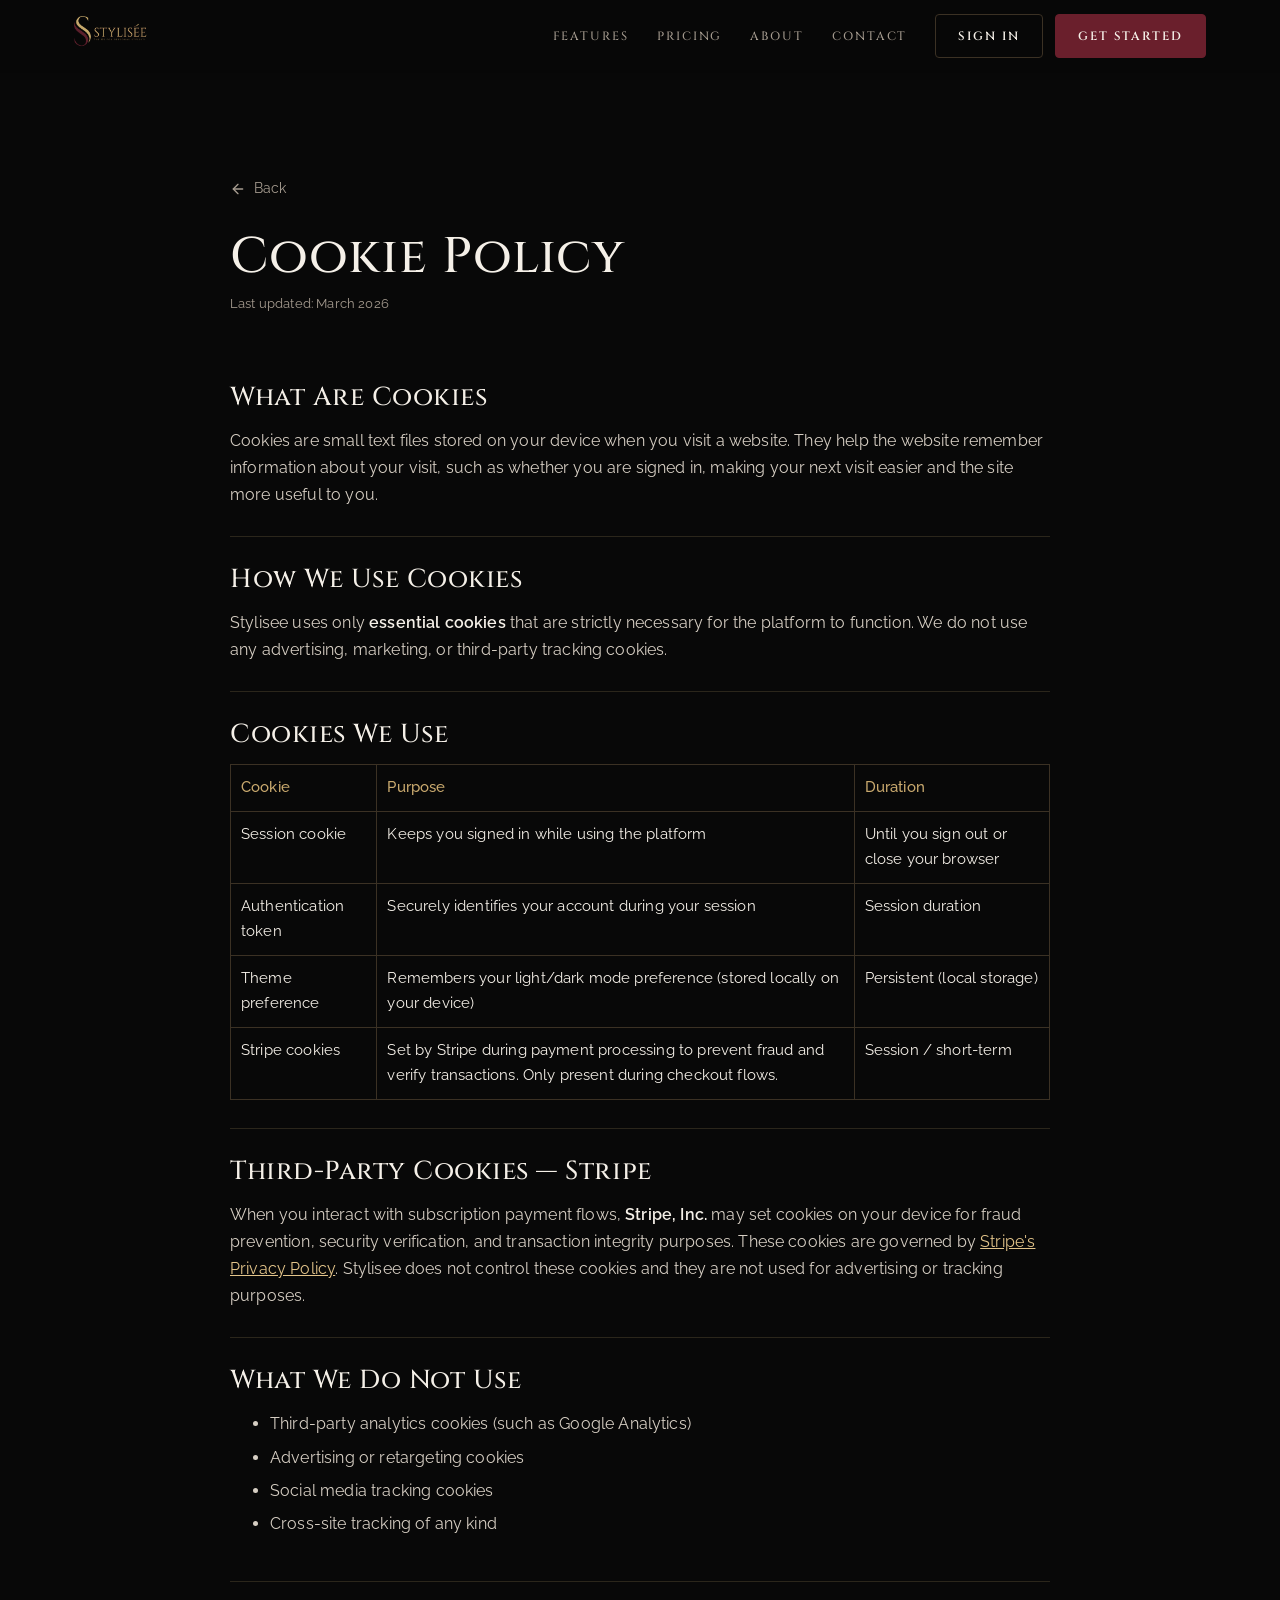
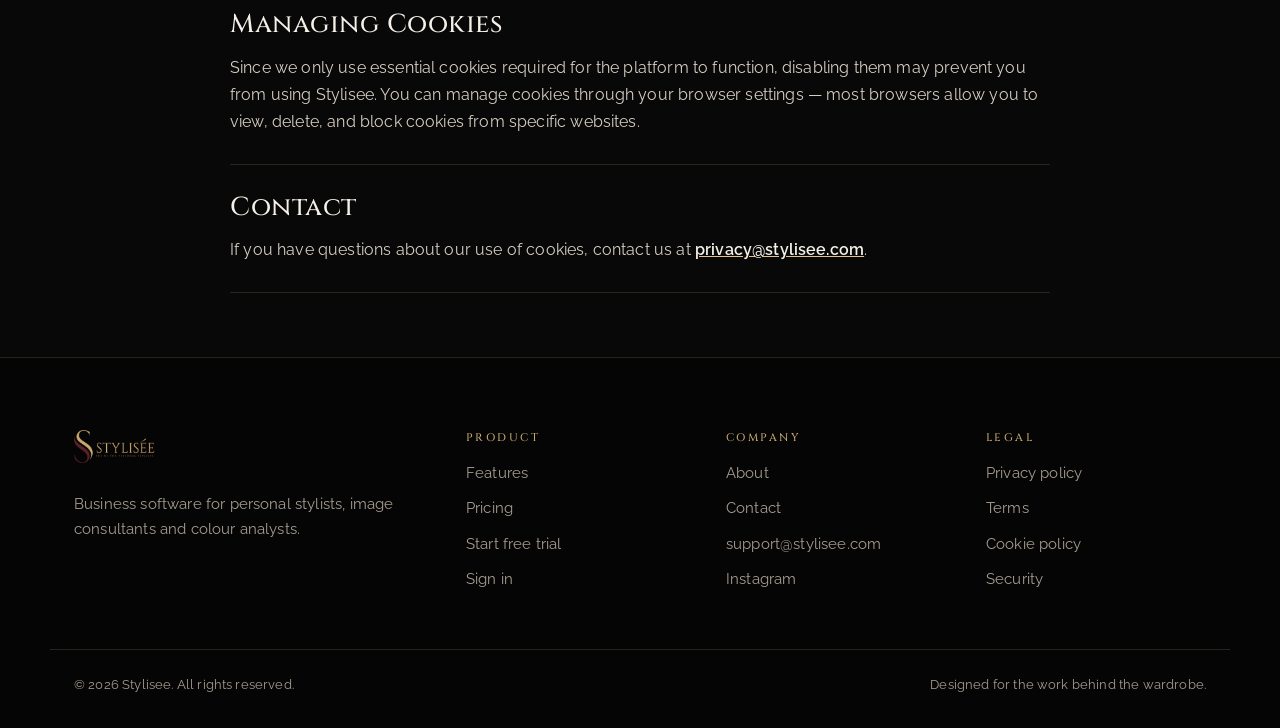
<file: cookie-policy/index.html>
<!DOCTYPE html>
<html lang="en-AU">
<head>
<meta charset="UTF-8">
<meta name="viewport" content="width=device-width, initial-scale=1">
<title>Cookie Policy — Stylisee</title>
<meta name="description" content="Stylisee Cookie Policy — how we use cookies and why we only use essential session cookies.">
<link rel="canonical" href="https://stylisee.com/cookie-policy/">
<meta property="og:type" content="website">
<meta property="og:site_name" content="Stylisee">
<meta property="og:url" content="https://stylisee.com/cookie-policy/">
<meta property="og:image" content="https://stylisee.com/assets/images/stylisee-share.jpg">
<meta property="og:image:width" content="1200">
<meta property="og:image:height" content="630">
<meta property="og:image:alt" content="Stylisee: the app that runs your styling business">
<meta name="twitter:card" content="summary_large_image">
<meta name="theme-color" content="#080808">
<link rel="icon" href="/favicon.ico?v=2" sizes="any">
<link rel="icon" type="image/png" href="/favicon.png?v=2">
<link rel="apple-touch-icon" href="/favicon.png?v=2">
<link rel="preconnect" href="https://fonts.googleapis.com">
<link rel="preconnect" href="https://fonts.gstatic.com" crossorigin>
<link rel="stylesheet" href="https://fonts.googleapis.com/css2?family=Cinzel:wght@400;500;600&family=Raleway:wght@300;400;500;600&display=swap">
<link rel="stylesheet" href="/assets/site.css?v=20261014a">
</head>
<body>
<a class="skip-link" href="#main">Skip to content</a>

<header class="site-nav">
  <div class="nav-inner">
    <a class="logo-link" href="/" aria-label="Stylisee home"><img src="/assets/images/stylisee-logo.png" alt="Stylisee" width="73" height="40"></a>
    <button class="menu-toggle" type="button" aria-expanded="false" aria-controls="site-menu" aria-label="Open navigation"><svg width="18" height="18" viewBox="0 0 24 24" fill="none" stroke="currentColor" stroke-width="2" stroke-linecap="round" aria-hidden="true"><path d="M4 6h16M4 12h16M4 18h16"/></svg></button>
    <nav class="nav-links" id="site-menu" aria-label="Main navigation">
      <a class="nav-link" href="/#features">Features</a>
      <a class="nav-link" href="/pricing/">Pricing</a>
      <a class="nav-link" href="/about/">About</a>
      <a class="nav-link" href="/contact/">Contact</a>
      <div class="nav-actions">
        <a class="btn btn-outline" href="https://app.stylisee.com/sign-in">Sign in</a>
        <a class="btn btn-wine" href="https://app.stylisee.com/sign-up">Get started</a>
      </div>
    </nav>
  </div>
</header>

<main id="main" class="legal-page">
    <div class="container--prose" style="padding-top:6.5rem;padding-bottom:4rem;">

      <a href="/" class="back-link" aria-label="Back to home">
        <svg xmlns="http://www.w3.org/2000/svg" viewBox="0 0 24 24" fill="none" stroke="currentColor" stroke-width="2" stroke-linecap="round" stroke-linejoin="round" aria-hidden="true"><path d="m12 19-7-7 7-7"/><path d="M19 12H5"/></svg>
        Back
      </a>

      <div style="margin-top:1.5rem;margin-bottom:0.375rem;">
        <h1>Cookie Policy</h1>
      </div>
      <p style="font-size:0.8125rem;color:var(--color-muted-foreground);margin-bottom:2.5rem;">Last updated: March 2026</p>

      <div class="prose">

        <section>
          <h2>What Are Cookies</h2>
          <p>
            Cookies are small text files stored on your device when you visit a website. They help
            the website remember information about your visit, such as whether you are signed in,
            making your next visit easier and the site more useful to you.
          </p>
        </section>

        <section>
          <h2>How We Use Cookies</h2>
          <p>
            Stylisee uses only <strong>essential cookies</strong> that are strictly necessary for
            the platform to function. We do not use any advertising, marketing, or third-party
            tracking cookies.
          </p>
        </section>

        <section>
          <h2>Cookies We Use</h2>
          <div class="data-table">
            <table>
              <thead>
                <tr>
                  <th scope="col">Cookie</th>
                  <th scope="col">Purpose</th>
                  <th scope="col">Duration</th>
                </tr>
              </thead>
              <tbody>
                <tr>
                  <td>Session cookie</td>
                  <td>Keeps you signed in while using the platform</td>
                  <td>Until you sign out or close your browser</td>
                </tr>
                <tr>
                  <td>Authentication token</td>
                  <td>Securely identifies your account during your session</td>
                  <td>Session duration</td>
                </tr>
                <tr>
                  <td>Theme preference</td>
                  <td>Remembers your light/dark mode preference (stored locally on your device)</td>
                  <td>Persistent (local storage)</td>
                </tr>
                <tr>
                  <td>Stripe cookies</td>
                  <td>Set by Stripe during payment processing to prevent fraud and verify transactions. Only present during checkout flows.</td>
                  <td>Session / short-term</td>
                </tr>
              </tbody>
            </table>
          </div>
        </section>

        <section>
          <h2>Third-Party Cookies — Stripe</h2>
          <p>
            When you interact with subscription payment flows, <strong>Stripe, Inc.</strong> may set
            cookies on your device for fraud prevention, security verification, and transaction
            integrity purposes. These cookies are governed by
            <a href="https://stripe.com/privacy" target="_blank" rel="noopener noreferrer">Stripe's Privacy Policy</a>.
            Stylisee does not control these cookies and they are not used for advertising or
            tracking purposes.
          </p>
        </section>

        <section>
          <h2>What We Do Not Use</h2>
          <ul>
            <li>Third-party analytics cookies (such as Google Analytics)</li>
            <li>Advertising or retargeting cookies</li>
            <li>Social media tracking cookies</li>
            <li>Cross-site tracking of any kind</li>
          </ul>
        </section>

        <section>
          <h2>Managing Cookies</h2>
          <p>
            Since we only use essential cookies required for the platform to function, disabling
            them may prevent you from using Stylisee. You can manage cookies through your browser
            settings — most browsers allow you to view, delete, and block cookies from specific
            websites.
          </p>
        </section>

        <section>
          <h2>Contact</h2>
          <p>
            If you have questions about our use of cookies, contact us at
            <a href="mailto:privacy@stylisee.com"><strong>privacy@stylisee.com</strong></a>.
          </p>
        </section>

      </div><!-- /prose -->
    </div>
</main>

<footer class="site-footer">
  <div class="container footer-grid">
    <div>
      <img class="footer-logo" src="/assets/images/stylisee-logo.png" alt="Stylisee" width="81" height="44" loading="lazy">
      <p class="footer-copy">Business software for personal stylists, image consultants and colour analysts.</p>
    </div>
    <div>
      <div class="footer-title">Product</div>
      <div class="footer-links">
        <a href="/#features">Features</a>
        <a href="/pricing/">Pricing</a>
        <a href="https://app.stylisee.com/sign-up">Start free trial</a>
        <a href="https://app.stylisee.com/sign-in">Sign in</a>
      </div>
    </div>
    <div>
      <div class="footer-title">Company</div>
      <div class="footer-links">
        <a href="/about/">About</a>
        <a href="/contact/">Contact</a>
        <a href="mailto:support@stylisee.com">support@stylisee.com</a>
        <a href="https://instagram.com/stylisee.app" target="_blank" rel="noreferrer">Instagram</a>
      </div>
    </div>
    <div>
      <div class="footer-title">Legal</div>
      <div class="footer-links">
        <a href="/privacy/">Privacy policy</a>
        <a href="/terms/">Terms</a>
        <a href="/cookie-policy/">Cookie policy</a>
        <a href="/security/">Security</a>
      </div>
    </div>
  </div>
  <div class="container footer-bottom">
    <span>© 2026 Stylisee. All rights reserved.</span>
    <span>Designed for the work behind the wardrobe.</span>
  </div>
</footer>

<script src="/assets/site.js?v=20261014a" defer></script>
</body>
</html>
</file>
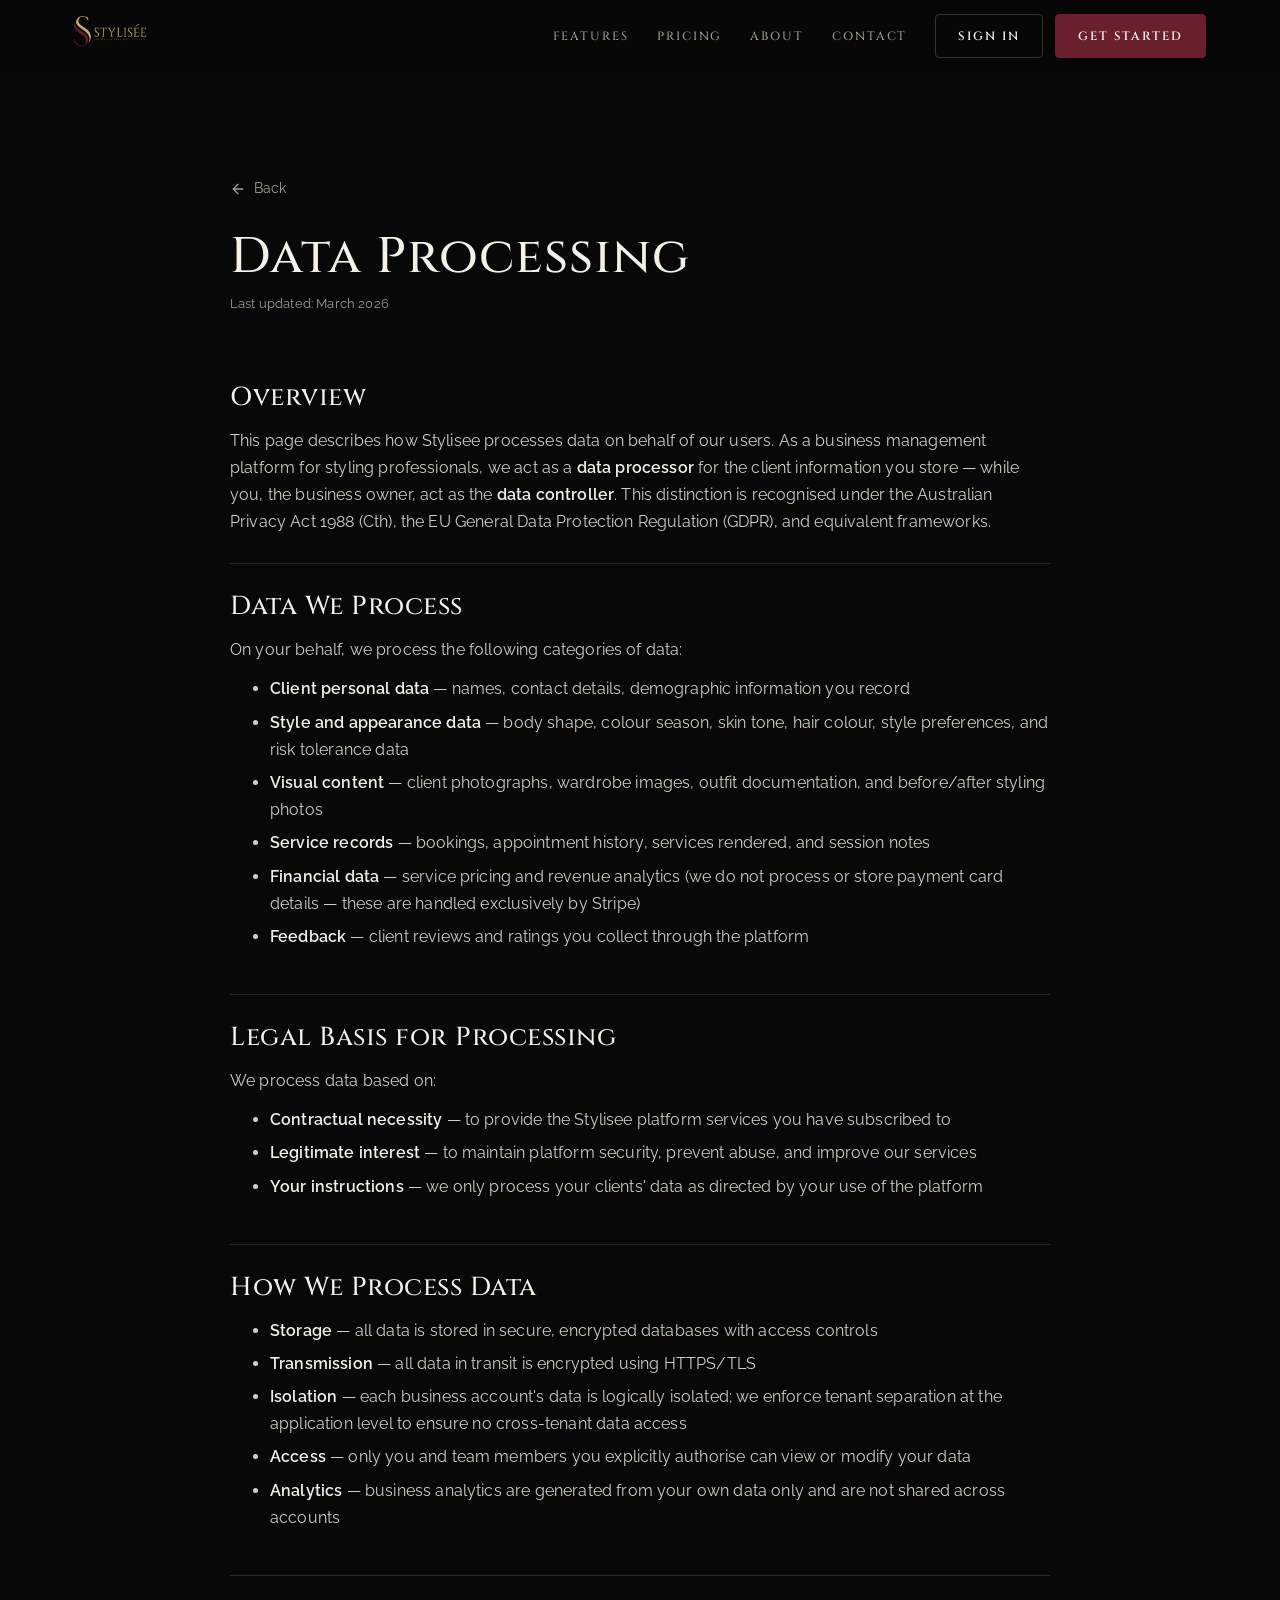
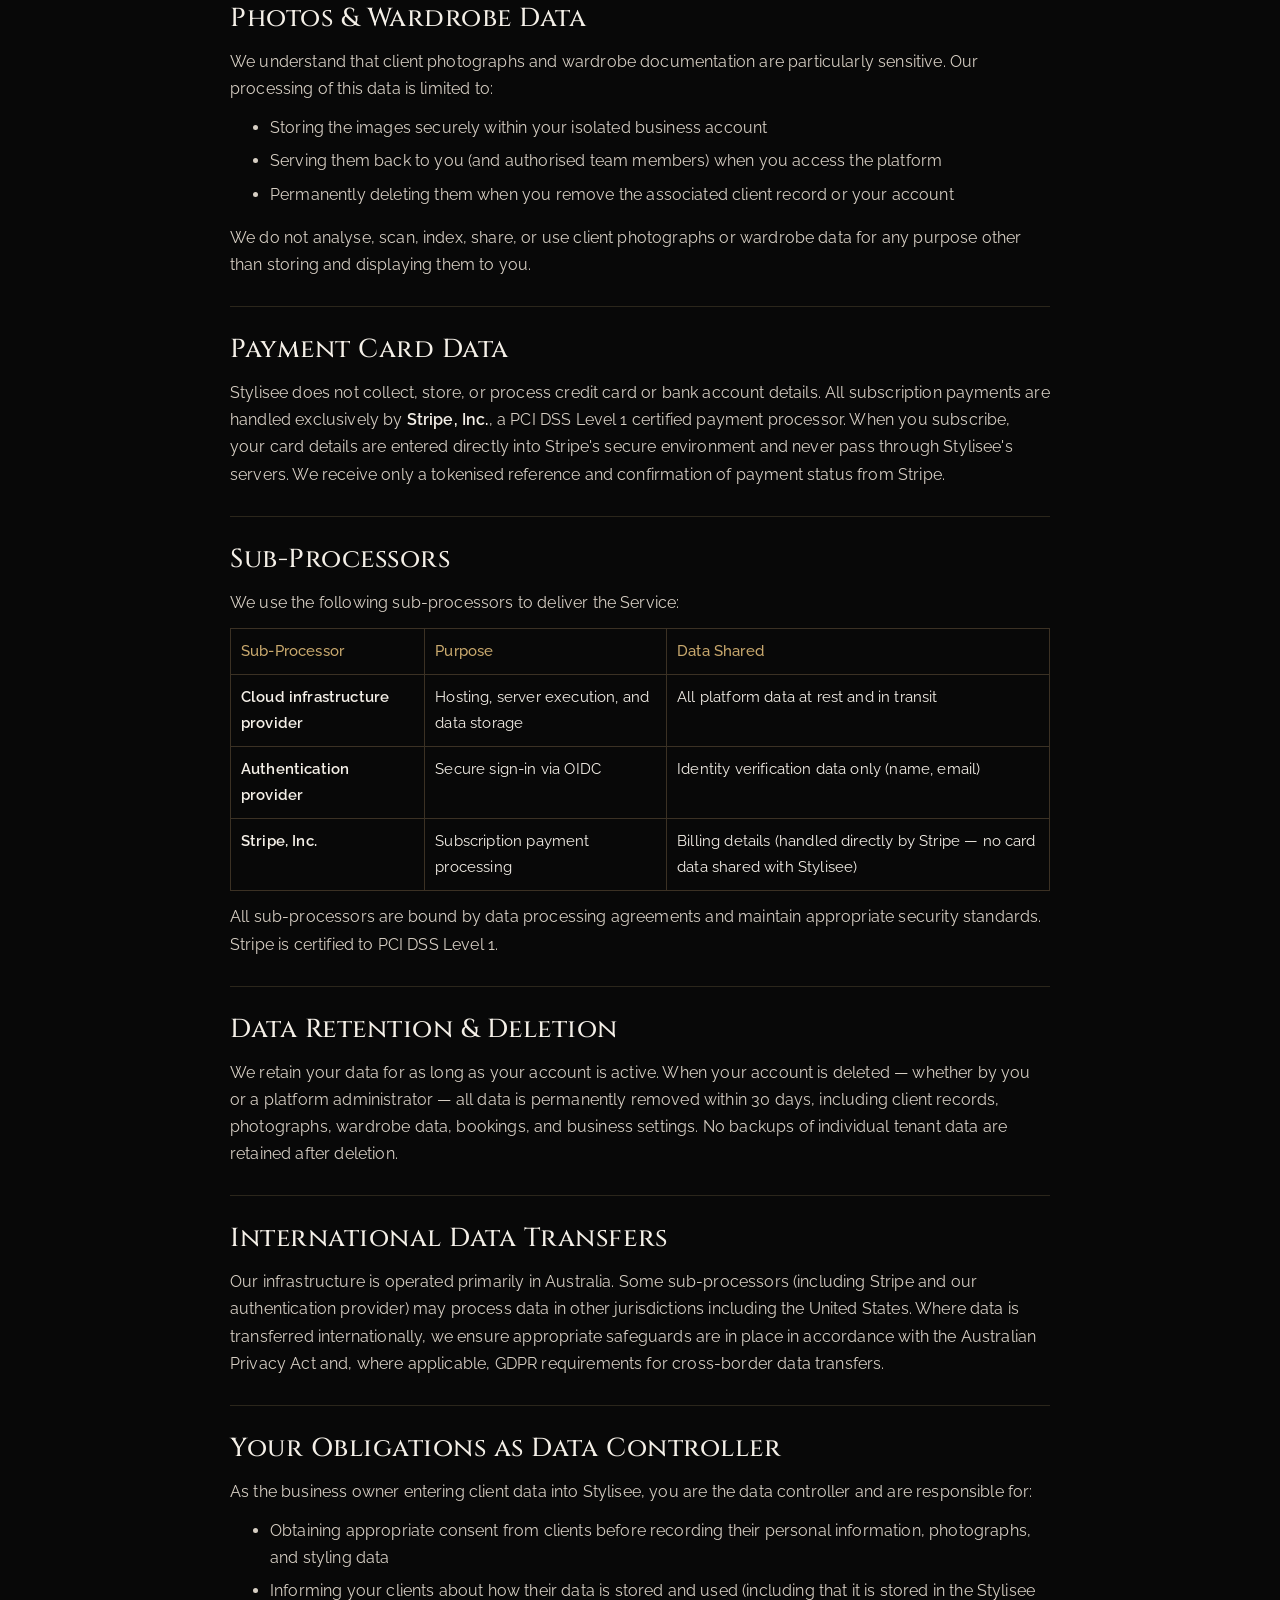
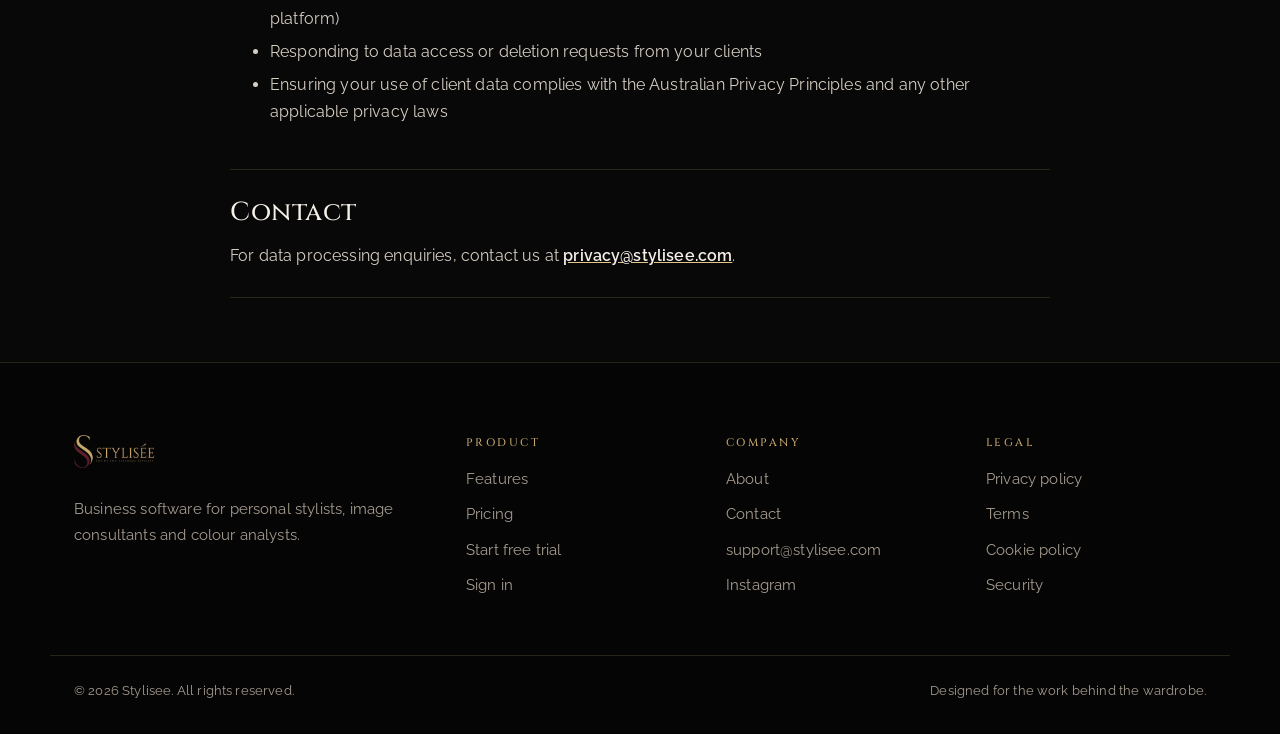
<file: data-processing/index.html>
<!DOCTYPE html>
<html lang="en-AU">
<head>
<meta charset="UTF-8">
<meta name="viewport" content="width=device-width, initial-scale=1">
<title>Data Processing — Stylisee</title>
<meta name="description" content="How Stylisee processes data on behalf of its users — roles, legal bases, sub-processors, and your obligations as data controller.">
<link rel="canonical" href="https://stylisee.com/data-processing/">
<meta property="og:type" content="website">
<meta property="og:site_name" content="Stylisee">
<meta property="og:url" content="https://stylisee.com/data-processing/">
<meta property="og:image" content="https://stylisee.com/assets/images/stylisee-share.jpg">
<meta property="og:image:width" content="1200">
<meta property="og:image:height" content="630">
<meta property="og:image:alt" content="Stylisee: the app that runs your styling business">
<meta name="twitter:card" content="summary_large_image">
<meta name="theme-color" content="#080808">
<link rel="icon" href="/favicon.ico?v=2" sizes="any">
<link rel="icon" type="image/png" href="/favicon.png?v=2">
<link rel="apple-touch-icon" href="/favicon.png?v=2">
<link rel="preconnect" href="https://fonts.googleapis.com">
<link rel="preconnect" href="https://fonts.gstatic.com" crossorigin>
<link rel="stylesheet" href="https://fonts.googleapis.com/css2?family=Cinzel:wght@400;500;600&family=Raleway:wght@300;400;500;600&display=swap">
<link rel="stylesheet" href="/assets/site.css?v=20261014a">
</head>
<body>
<a class="skip-link" href="#main">Skip to content</a>

<header class="site-nav">
  <div class="nav-inner">
    <a class="logo-link" href="/" aria-label="Stylisee home"><img src="/assets/images/stylisee-logo.png" alt="Stylisee" width="73" height="40"></a>
    <button class="menu-toggle" type="button" aria-expanded="false" aria-controls="site-menu" aria-label="Open navigation"><svg width="18" height="18" viewBox="0 0 24 24" fill="none" stroke="currentColor" stroke-width="2" stroke-linecap="round" aria-hidden="true"><path d="M4 6h16M4 12h16M4 18h16"/></svg></button>
    <nav class="nav-links" id="site-menu" aria-label="Main navigation">
      <a class="nav-link" href="/#features">Features</a>
      <a class="nav-link" href="/pricing/">Pricing</a>
      <a class="nav-link" href="/about/">About</a>
      <a class="nav-link" href="/contact/">Contact</a>
      <div class="nav-actions">
        <a class="btn btn-outline" href="https://app.stylisee.com/sign-in">Sign in</a>
        <a class="btn btn-wine" href="https://app.stylisee.com/sign-up">Get started</a>
      </div>
    </nav>
  </div>
</header>

<main id="main" class="legal-page">
    <div class="container--prose" style="padding-top:6.5rem;padding-bottom:4rem;">

      <a href="/" class="back-link" aria-label="Back to home">
        <svg xmlns="http://www.w3.org/2000/svg" viewBox="0 0 24 24" fill="none" stroke="currentColor" stroke-width="2" stroke-linecap="round" stroke-linejoin="round" aria-hidden="true"><path d="m12 19-7-7 7-7"/><path d="M19 12H5"/></svg>
        Back
      </a>

      <div style="margin-top:1.5rem;margin-bottom:0.375rem;">
        <h1>Data Processing</h1>
      </div>
      <p style="font-size:0.8125rem;color:var(--color-muted-foreground);margin-bottom:2.5rem;">Last updated: March 2026</p>

      <div class="prose">

        <section>
          <h2>Overview</h2>
          <p>
            This page describes how Stylisee processes data on behalf of our users. As a business
            management platform for styling professionals, we act as a <strong>data processor</strong>
            for the client information you store — while you, the business owner, act as the
            <strong>data controller</strong>. This distinction is recognised under the Australian
            Privacy Act 1988 (Cth), the EU General Data Protection Regulation (GDPR), and
            equivalent frameworks.
          </p>
        </section>

        <section>
          <h2>Data We Process</h2>
          <p>On your behalf, we process the following categories of data:</p>
          <ul>
            <li><strong>Client personal data</strong> — names, contact details, demographic information you record</li>
            <li><strong>Style and appearance data</strong> — body shape, colour season, skin tone, hair colour, style preferences, and risk tolerance data</li>
            <li><strong>Visual content</strong> — client photographs, wardrobe images, outfit documentation, and before/after styling photos</li>
            <li><strong>Service records</strong> — bookings, appointment history, services rendered, and session notes</li>
            <li><strong>Financial data</strong> — service pricing and revenue analytics (we do not process or store payment card details — these are handled exclusively by Stripe)</li>
            <li><strong>Feedback</strong> — client reviews and ratings you collect through the platform</li>
          </ul>
        </section>

        <section>
          <h2>Legal Basis for Processing</h2>
          <p>We process data based on:</p>
          <ul>
            <li><strong>Contractual necessity</strong> — to provide the Stylisee platform services you have subscribed to</li>
            <li><strong>Legitimate interest</strong> — to maintain platform security, prevent abuse, and improve our services</li>
            <li><strong>Your instructions</strong> — we only process your clients' data as directed by your use of the platform</li>
          </ul>
        </section>

        <section>
          <h2>How We Process Data</h2>
          <ul>
            <li><strong>Storage</strong> — all data is stored in secure, encrypted databases with access controls</li>
            <li><strong>Transmission</strong> — all data in transit is encrypted using HTTPS/TLS</li>
            <li><strong>Isolation</strong> — each business account's data is logically isolated; we enforce tenant separation at the application level to ensure no cross-tenant data access</li>
            <li><strong>Access</strong> — only you and team members you explicitly authorise can view or modify your data</li>
            <li><strong>Analytics</strong> — business analytics are generated from your own data only and are not shared across accounts</li>
          </ul>
        </section>

        <section>
          <h2>Photos &amp; Wardrobe Data</h2>
          <p>
            We understand that client photographs and wardrobe documentation are particularly
            sensitive. Our processing of this data is limited to:
          </p>
          <ul>
            <li>Storing the images securely within your isolated business account</li>
            <li>Serving them back to you (and authorised team members) when you access the platform</li>
            <li>Permanently deleting them when you remove the associated client record or your account</li>
          </ul>
          <p>
            We do not analyse, scan, index, share, or use client photographs or wardrobe data for
            any purpose other than storing and displaying them to you.
          </p>
        </section>

        <section>
          <h2>Payment Card Data</h2>
          <p>
            Stylisee does not collect, store, or process credit card or bank account details. All
            subscription payments are handled exclusively by <strong>Stripe, Inc.</strong>, a PCI DSS
            Level 1 certified payment processor. When you subscribe, your card details are entered
            directly into Stripe's secure environment and never pass through Stylisee's servers.
            We receive only a tokenised reference and confirmation of payment status from Stripe.
          </p>
        </section>

        <section>
          <h2>Sub-Processors</h2>
          <p>We use the following sub-processors to deliver the Service:</p>
          <div class="data-table" style="margin-top:0.75rem;">
            <table>
              <thead>
                <tr>
                  <th scope="col">Sub-Processor</th>
                  <th scope="col">Purpose</th>
                  <th scope="col">Data Shared</th>
                </tr>
              </thead>
              <tbody>
                <tr>
                  <td><strong>Cloud infrastructure provider</strong></td>
                  <td>Hosting, server execution, and data storage</td>
                  <td>All platform data at rest and in transit</td>
                </tr>
                <tr>
                  <td><strong>Authentication provider</strong></td>
                  <td>Secure sign-in via OIDC</td>
                  <td>Identity verification data only (name, email)</td>
                </tr>
                <tr>
                  <td><strong>Stripe, Inc.</strong></td>
                  <td>Subscription payment processing</td>
                  <td>Billing details (handled directly by Stripe — no card data shared with Stylisee)</td>
                </tr>
              </tbody>
            </table>
          </div>
          <p style="margin-top:0.75rem;">
            All sub-processors are bound by data processing agreements and maintain appropriate
            security standards. Stripe is certified to PCI DSS Level 1.
          </p>
        </section>

        <section>
          <h2>Data Retention &amp; Deletion</h2>
          <p>
            We retain your data for as long as your account is active. When your account is
            deleted — whether by you or a platform administrator — all data is permanently removed
            within 30 days, including client records, photographs, wardrobe data, bookings, and
            business settings. No backups of individual tenant data are retained after deletion.
          </p>
        </section>

        <section>
          <h2>International Data Transfers</h2>
          <p>
            Our infrastructure is operated primarily in Australia. Some sub-processors (including
            Stripe and our authentication provider) may process data in other jurisdictions
            including the United States. Where data is transferred internationally, we ensure
            appropriate safeguards are in place in accordance with the Australian Privacy Act and,
            where applicable, GDPR requirements for cross-border data transfers.
          </p>
        </section>

        <section>
          <h2>Your Obligations as Data Controller</h2>
          <p>
            As the business owner entering client data into Stylisee, you are the data controller
            and are responsible for:
          </p>
          <ul>
            <li>Obtaining appropriate consent from clients before recording their personal information, photographs, and styling data</li>
            <li>Informing your clients about how their data is stored and used (including that it is stored in the Stylisee platform)</li>
            <li>Responding to data access or deletion requests from your clients</li>
            <li>Ensuring your use of client data complies with the Australian Privacy Principles and any other applicable privacy laws</li>
          </ul>
        </section>

        <section>
          <h2>Contact</h2>
          <p>
            For data processing enquiries, contact us at
            <a href="mailto:privacy@stylisee.com"><strong>privacy@stylisee.com</strong></a>.
          </p>
        </section>

      </div><!-- /prose -->
    </div>
</main>

<footer class="site-footer">
  <div class="container footer-grid">
    <div>
      <img class="footer-logo" src="/assets/images/stylisee-logo.png" alt="Stylisee" width="81" height="44" loading="lazy">
      <p class="footer-copy">Business software for personal stylists, image consultants and colour analysts.</p>
    </div>
    <div>
      <div class="footer-title">Product</div>
      <div class="footer-links">
        <a href="/#features">Features</a>
        <a href="/pricing/">Pricing</a>
        <a href="https://app.stylisee.com/sign-up">Start free trial</a>
        <a href="https://app.stylisee.com/sign-in">Sign in</a>
      </div>
    </div>
    <div>
      <div class="footer-title">Company</div>
      <div class="footer-links">
        <a href="/about/">About</a>
        <a href="/contact/">Contact</a>
        <a href="mailto:support@stylisee.com">support@stylisee.com</a>
        <a href="https://instagram.com/stylisee.app" target="_blank" rel="noreferrer">Instagram</a>
      </div>
    </div>
    <div>
      <div class="footer-title">Legal</div>
      <div class="footer-links">
        <a href="/privacy/">Privacy policy</a>
        <a href="/terms/">Terms</a>
        <a href="/cookie-policy/">Cookie policy</a>
        <a href="/security/">Security</a>
      </div>
    </div>
  </div>
  <div class="container footer-bottom">
    <span>© 2026 Stylisee. All rights reserved.</span>
    <span>Designed for the work behind the wardrobe.</span>
  </div>
</footer>

<script src="/assets/site.js?v=20261014a" defer></script>
</body>
</html>
</file>
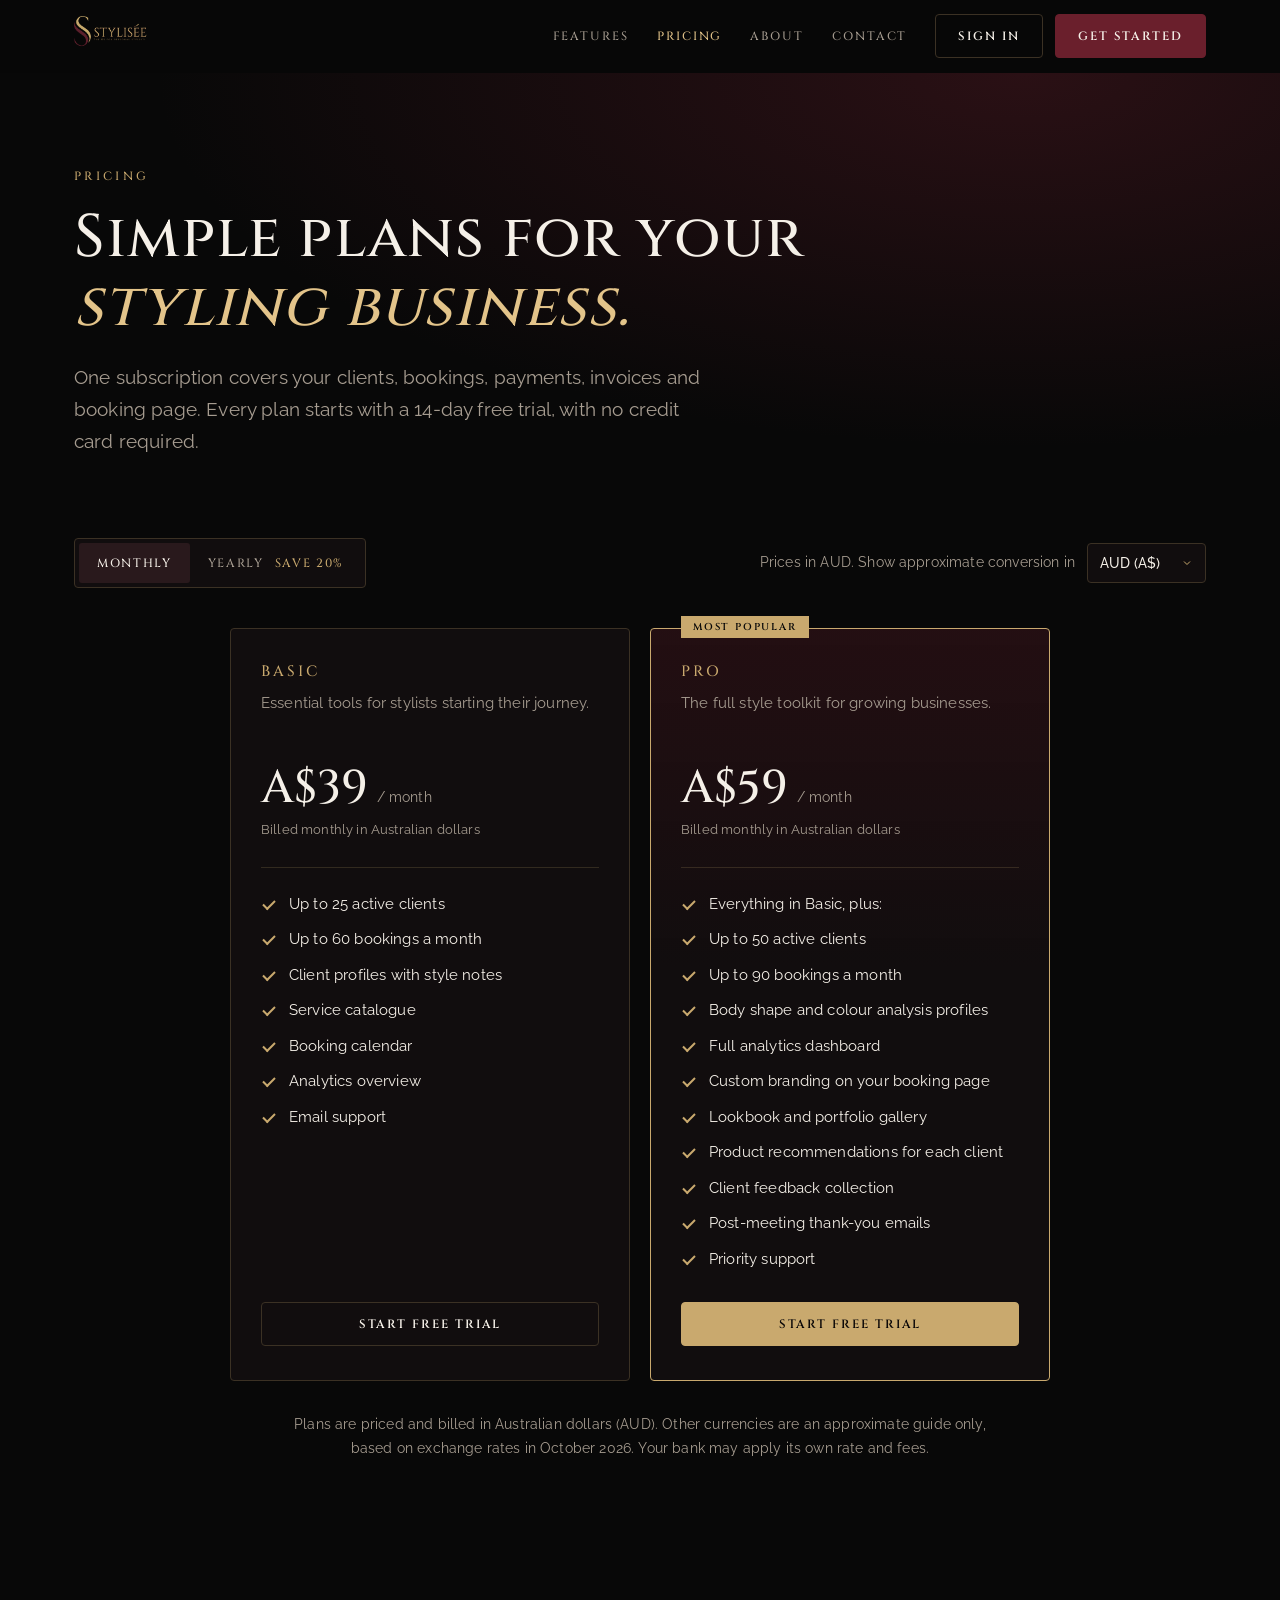
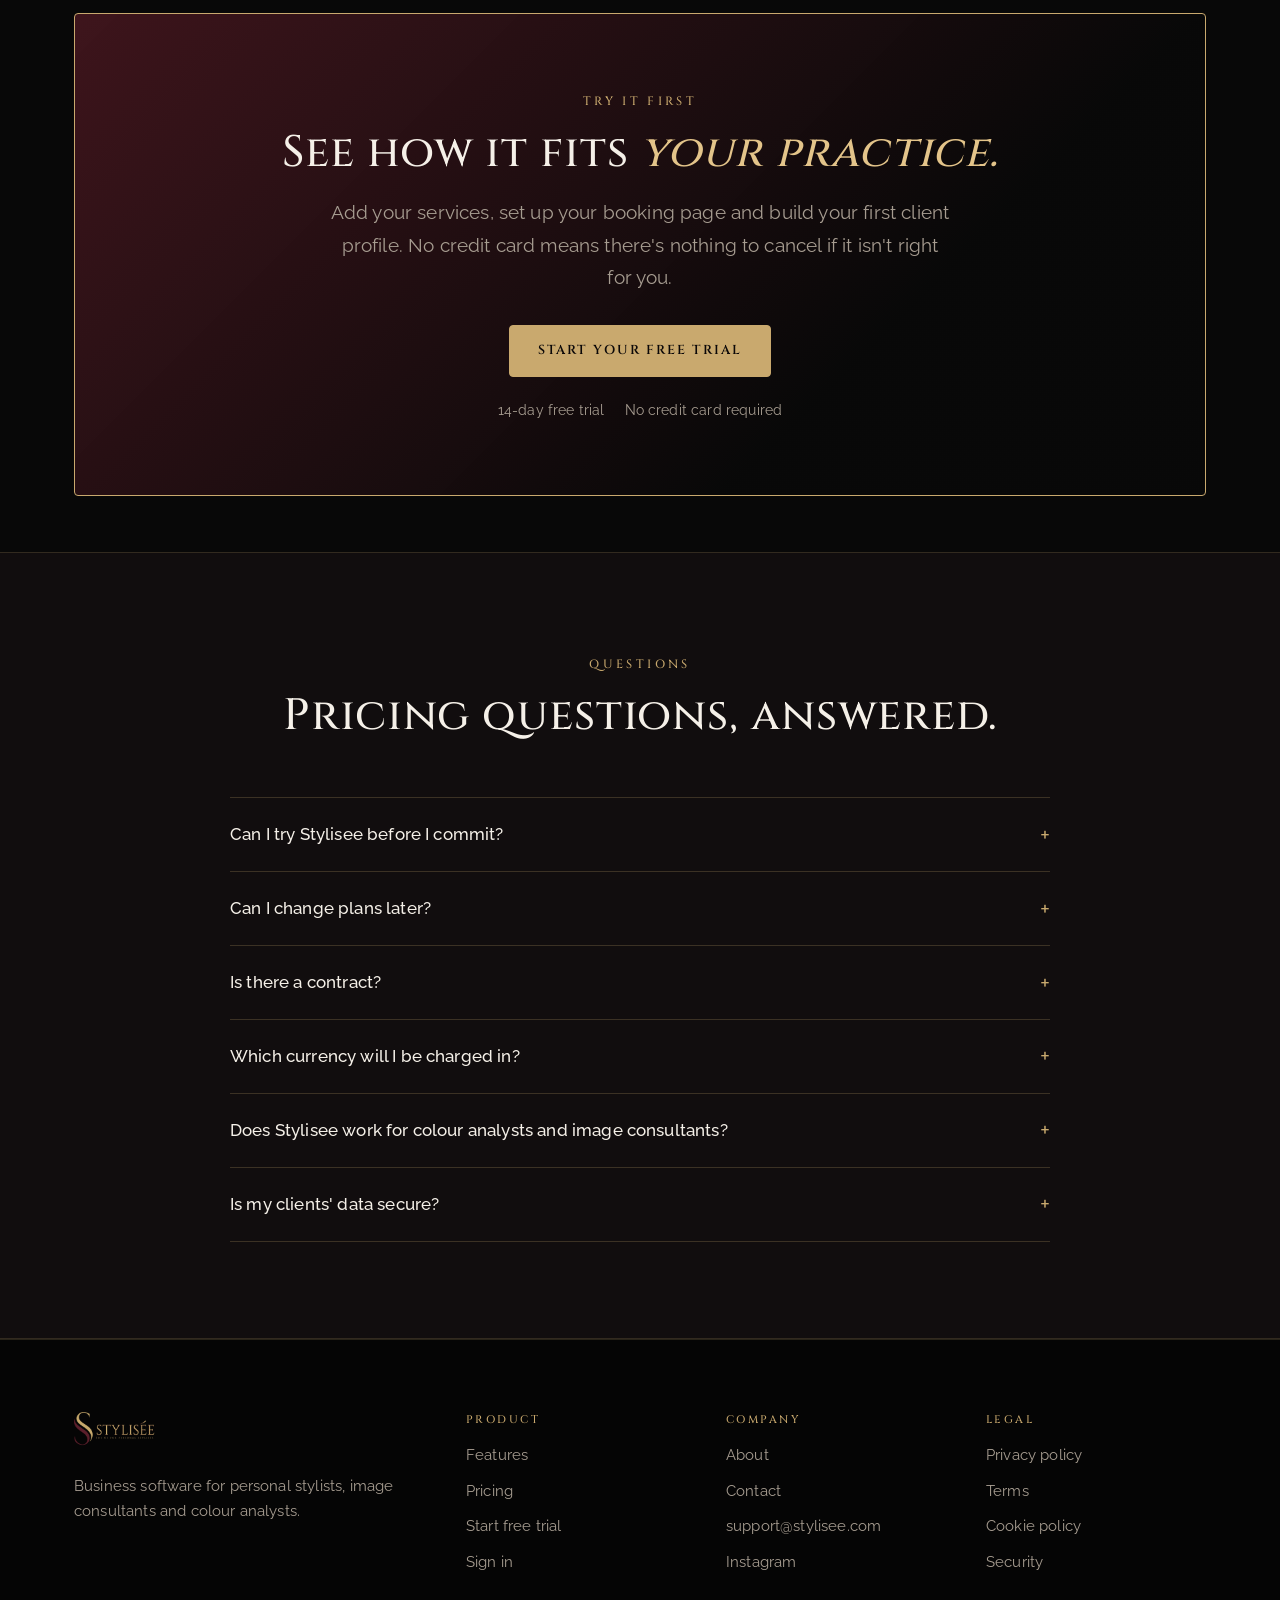
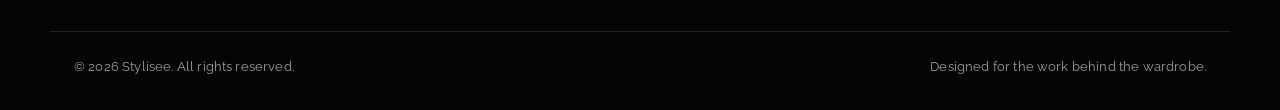
<file: pricing/index.html>
<!DOCTYPE html>
<html lang="en-AU">
<head>
<meta charset="UTF-8">
<meta name="viewport" content="width=device-width, initial-scale=1">
<title>Pricing — Stylisee</title>
<meta name="description" content="Stylisee plans for personal stylists start at A$39 per month. Compare Basic and Pro, and start with a 14-day free trial.">
<link rel="canonical" href="https://stylisee.com/pricing/">
<meta property="og:type" content="website">
<meta property="og:site_name" content="Stylisee">
<meta property="og:url" content="https://stylisee.com/pricing/">
<meta property="og:image" content="https://stylisee.com/assets/images/stylisee-share.jpg">
<meta property="og:image:width" content="1200">
<meta property="og:image:height" content="630">
<meta property="og:image:alt" content="Stylisee: the app that runs your styling business">
<meta name="twitter:card" content="summary_large_image">
<meta property="og:title" content="Pricing — Stylisee">
<meta property="og:description" content="Simple monthly plans for stylists, from A$39 per month.">
<meta name="theme-color" content="#080808">
<link rel="icon" href="/favicon.ico?v=2" sizes="any">
<link rel="icon" type="image/png" href="/favicon.png?v=2">
<link rel="apple-touch-icon" href="/favicon.png?v=2">
<link rel="preconnect" href="https://fonts.googleapis.com">
<link rel="preconnect" href="https://fonts.gstatic.com" crossorigin>
<link rel="stylesheet" href="https://fonts.googleapis.com/css2?family=Cinzel:wght@400;500;600&family=Raleway:wght@300;400;500;600&display=swap">
<link rel="stylesheet" href="/assets/site.css?v=20261014a">
<script type="application/ld+json">
{
  "@context": "https://schema.org",
  "@type": "FAQPage",
  "mainEntity": [
    { "@type": "Question", "name": "Can I try Stylisee before I commit?", "acceptedAnswer": { "@type": "Answer", "text": "Yes. Every plan begins with a 14-day free trial, with no credit card required. Explore the workspace, add your services, and see how it fits your practice." } },
    { "@type": "Question", "name": "Can I change plans later?", "acceptedAnswer": { "@type": "Answer", "text": "Yes. Your practice changes as it grows, and your plan can change with it. Move up or down as your business changes." } },
    { "@type": "Question", "name": "Is there a contract?", "acceptedAnswer": { "@type": "Answer", "text": "No long-term contracts. Choose monthly or yearly billing, and save 20% when you pay yearly." } },
    { "@type": "Question", "name": "Which currency will I be charged in?", "acceptedAnswer": { "@type": "Answer", "text": "All plans are priced in Australian dollars (AUD). The currency selector shows an approximate conversion to help you compare. Your bank or card provider sets the final exchange rate." } },
    { "@type": "Question", "name": "Does Stylisee work for colour analysts and image consultants?", "acceptedAnswer": { "@type": "Answer", "text": "Yes. Client profiles capture colour season, body shape, skin tone, hair colour, style preferences and risk responses, so your own method has a place to live." } },
    { "@type": "Question", "name": "Is my clients' data secure?", "acceptedAnswer": { "@type": "Answer", "text": "Each business's data is kept separate and is only visible to you and the team members you invite. Read our privacy policy and security pages for details." } }
  ]
}
</script>
</head>
<body>
<a class="skip-link" href="#main">Skip to content</a>

<header class="site-nav">
  <div class="nav-inner">
    <a class="logo-link" href="/" aria-label="Stylisee home"><img src="/assets/images/stylisee-logo.png" alt="Stylisee" width="73" height="40"></a>
    <button class="menu-toggle" type="button" aria-expanded="false" aria-controls="site-menu" aria-label="Open navigation"><svg width="18" height="18" viewBox="0 0 24 24" fill="none" stroke="currentColor" stroke-width="2" stroke-linecap="round" aria-hidden="true"><path d="M4 6h16M4 12h16M4 18h16"/></svg></button>
    <nav class="nav-links" id="site-menu" aria-label="Main navigation">
      <a class="nav-link" href="/#features">Features</a>
      <a class="nav-link" href="/pricing/" aria-current="page">Pricing</a>
      <a class="nav-link" href="/about/">About</a>
      <a class="nav-link" href="/contact/">Contact</a>
      <div class="nav-actions">
        <a class="btn btn-outline" href="https://app.stylisee.com/sign-in">Sign in</a>
        <a class="btn btn-wine" href="https://app.stylisee.com/sign-up">Get started</a>
      </div>
    </nav>
  </div>
</header>

<main id="main">
  <section class="page-hero">
    <div class="container">
      <div class="eyebrow">Pricing</div>
      <h1>Simple plans for your <em>styling business.</em></h1>
      <p class="lead">One subscription covers your clients, bookings, payments, invoices and booking page. Every plan starts with a 14-day free trial, with no credit card required.</p>
    </div>
  </section>

  <section class="section" style="padding-top:24px" aria-label="Plans">
    <div class="container">
      <div class="pricing-controls">
        <div class="billing" role="group" aria-label="Billing frequency">
          <button type="button" class="active" aria-pressed="true" data-billing="monthly">Monthly</button>
          <button type="button" aria-pressed="false" data-billing="yearly">Yearly <span class="gold">save 20%</span></button>
        </div>
        <div class="currency-bar">
          <label for="currency">Prices in AUD. Show approximate conversion in</label>
          <select id="currency">
            <option value="AUD">AUD (A$)</option>
            <option value="NZD">NZD (NZ$)</option>
            <option value="USD">USD (US$)</option>
            <option value="GBP">GBP (£)</option>
            <option value="EUR">EUR (€)</option>
            <option value="CAD">CAD (C$)</option>
          </select>
        </div>
      </div>

      <div class="pricing-grid pricing-grid-2">
        <article class="pricing-card">
          <div class="plan-name">Basic</div>
          <p class="plan-desc">Essential tools for stylists starting their journey.</p>
          <div class="price-row"><span class="price" data-aud="39" data-aud-yearly="31">A$39</span><span class="per">/ month</span></div>
          <p class="price-approx" aria-live="polite">Billed monthly in Australian dollars</p>
          <ul class="ticks plan-features">
            <li>Up to 25 active clients</li>
            <li>Up to 60 bookings a month</li>
            <li>Client profiles with style notes</li>
            <li>Service catalogue</li>
            <li>Booking calendar</li>
            <li>Analytics overview</li>
            <li>Email support</li>
          </ul>
          <a class="btn btn-outline plan-button" href="https://app.stylisee.com/sign-up">Start free trial</a>
        </article>

        <article class="pricing-card featured">
          <span class="plan-ribbon">Most popular</span>
          <div class="plan-name">Pro</div>
          <p class="plan-desc">The full style toolkit for growing businesses.</p>
          <div class="price-row"><span class="price" data-aud="59" data-aud-yearly="47">A$59</span><span class="per">/ month</span></div>
          <p class="price-approx" aria-live="polite">Billed monthly in Australian dollars</p>
          <ul class="ticks plan-features">
            <li>Everything in Basic, plus:</li>
            <li>Up to 50 active clients</li>
            <li>Up to 90 bookings a month</li>
            <li>Body shape and colour analysis profiles</li>
            <li>Full analytics dashboard</li>
            <li>Custom branding on your booking page</li>
            <li>Lookbook and portfolio gallery</li>
            <li>Product recommendations for each client</li>
            <li>Client feedback collection</li>
            <li>Post-meeting thank-you emails</li>
            <li>Priority support</li>
          </ul>
          <a class="btn btn-primary plan-button" href="https://app.stylisee.com/sign-up">Start free trial</a>
        </article>
      </div>

      <p class="pricing-note">Plans are priced and billed in Australian dollars (AUD). Other currencies are an approximate guide only, based on exchange rates in <span data-rates-updated>October 2026</span>. Your bank may apply its own rate and fees.</p>
    </div>
  </section>

  <section class="section-sm" aria-labelledby="cta-title">
    <div class="container">
      <div class="cta-panel">
        <div class="eyebrow">Try it first</div>
        <h2 id="cta-title">See how it fits <em>your practice.</em></h2>
        <p class="lead">Add your services, set up your booking page and build your first client profile. No credit card means there's nothing to cancel if it isn't right for you.</p>
        <div class="hero-actions">
          <a class="btn btn-primary btn-lg" href="https://app.stylisee.com/sign-up">Start your free trial</a>
        </div>
        <div class="reassurance"><span>14-day free trial</span><span>No credit card required</span></div>
      </div>
    </div>
  </section>

  <section class="section section-dark" aria-labelledby="faq-title">
    <div class="container">
      <div class="center-heading">
        <div class="eyebrow">Questions</div>
        <h2 id="faq-title">Pricing questions, answered.</h2>
      </div>
      <div class="faq-list">
        <details>
          <summary>Can I try Stylisee before I commit?</summary>
          <p>Yes. Every plan begins with a 14-day free trial, with no credit card required. Explore the workspace, add your services, and see how it fits your practice.</p>
        </details>
        <details>
          <summary>Can I change plans later?</summary>
          <p>Yes. Your practice changes as it grows, and your plan can change with it. Move up or down as your business changes.</p>
        </details>
        <details>
          <summary>Is there a contract?</summary>
          <p>No long-term contracts. Choose monthly or yearly billing, and save 20% when you pay yearly.</p>
        </details>
        <details>
          <summary>Which currency will I be charged in?</summary>
          <p>All plans are priced in Australian dollars (AUD). The currency selector shows an approximate conversion to help you compare. Your bank or card provider sets the final exchange rate.</p>
        </details>
        <details>
          <summary>Does Stylisee work for colour analysts and image consultants?</summary>
          <p>Yes. Client profiles capture colour season, body shape, skin tone, hair colour, style preferences and risk responses, so your own method has a place to live.</p>
        </details>
        <details>
          <summary>Is my clients' data secure?</summary>
          <p>Each business's data is kept separate and is only visible to you and the team members you invite. Read our <a href="/privacy/">privacy policy</a> and <a href="/security/">security</a> pages for details.</p>
        </details>
      </div>
    </div>
  </section>
</main>

<footer class="site-footer">
  <div class="container footer-grid">
    <div>
      <img class="footer-logo" src="/assets/images/stylisee-logo.png" alt="Stylisee" width="81" height="44" loading="lazy">
      <p class="footer-copy">Business software for personal stylists, image consultants and colour analysts.</p>
    </div>
    <div>
      <div class="footer-title">Product</div>
      <div class="footer-links">
        <a href="/#features">Features</a>
        <a href="/pricing/">Pricing</a>
        <a href="https://app.stylisee.com/sign-up">Start free trial</a>
        <a href="https://app.stylisee.com/sign-in">Sign in</a>
      </div>
    </div>
    <div>
      <div class="footer-title">Company</div>
      <div class="footer-links">
        <a href="/about/">About</a>
        <a href="/contact/">Contact</a>
        <a href="mailto:support@stylisee.com">support@stylisee.com</a>
        <a href="https://instagram.com/stylisee.app" target="_blank" rel="noreferrer">Instagram</a>
      </div>
    </div>
    <div>
      <div class="footer-title">Legal</div>
      <div class="footer-links">
        <a href="/privacy/">Privacy policy</a>
        <a href="/terms/">Terms</a>
        <a href="/cookie-policy/">Cookie policy</a>
        <a href="/security/">Security</a>
      </div>
    </div>
  </div>
  <div class="container footer-bottom">
    <span>© 2026 Stylisee. All rights reserved.</span>
    <span>Designed for the work behind the wardrobe.</span>
  </div>
</footer>

<script src="/assets/site.js?v=20261014a" defer></script>
</body>
</html>
</file>
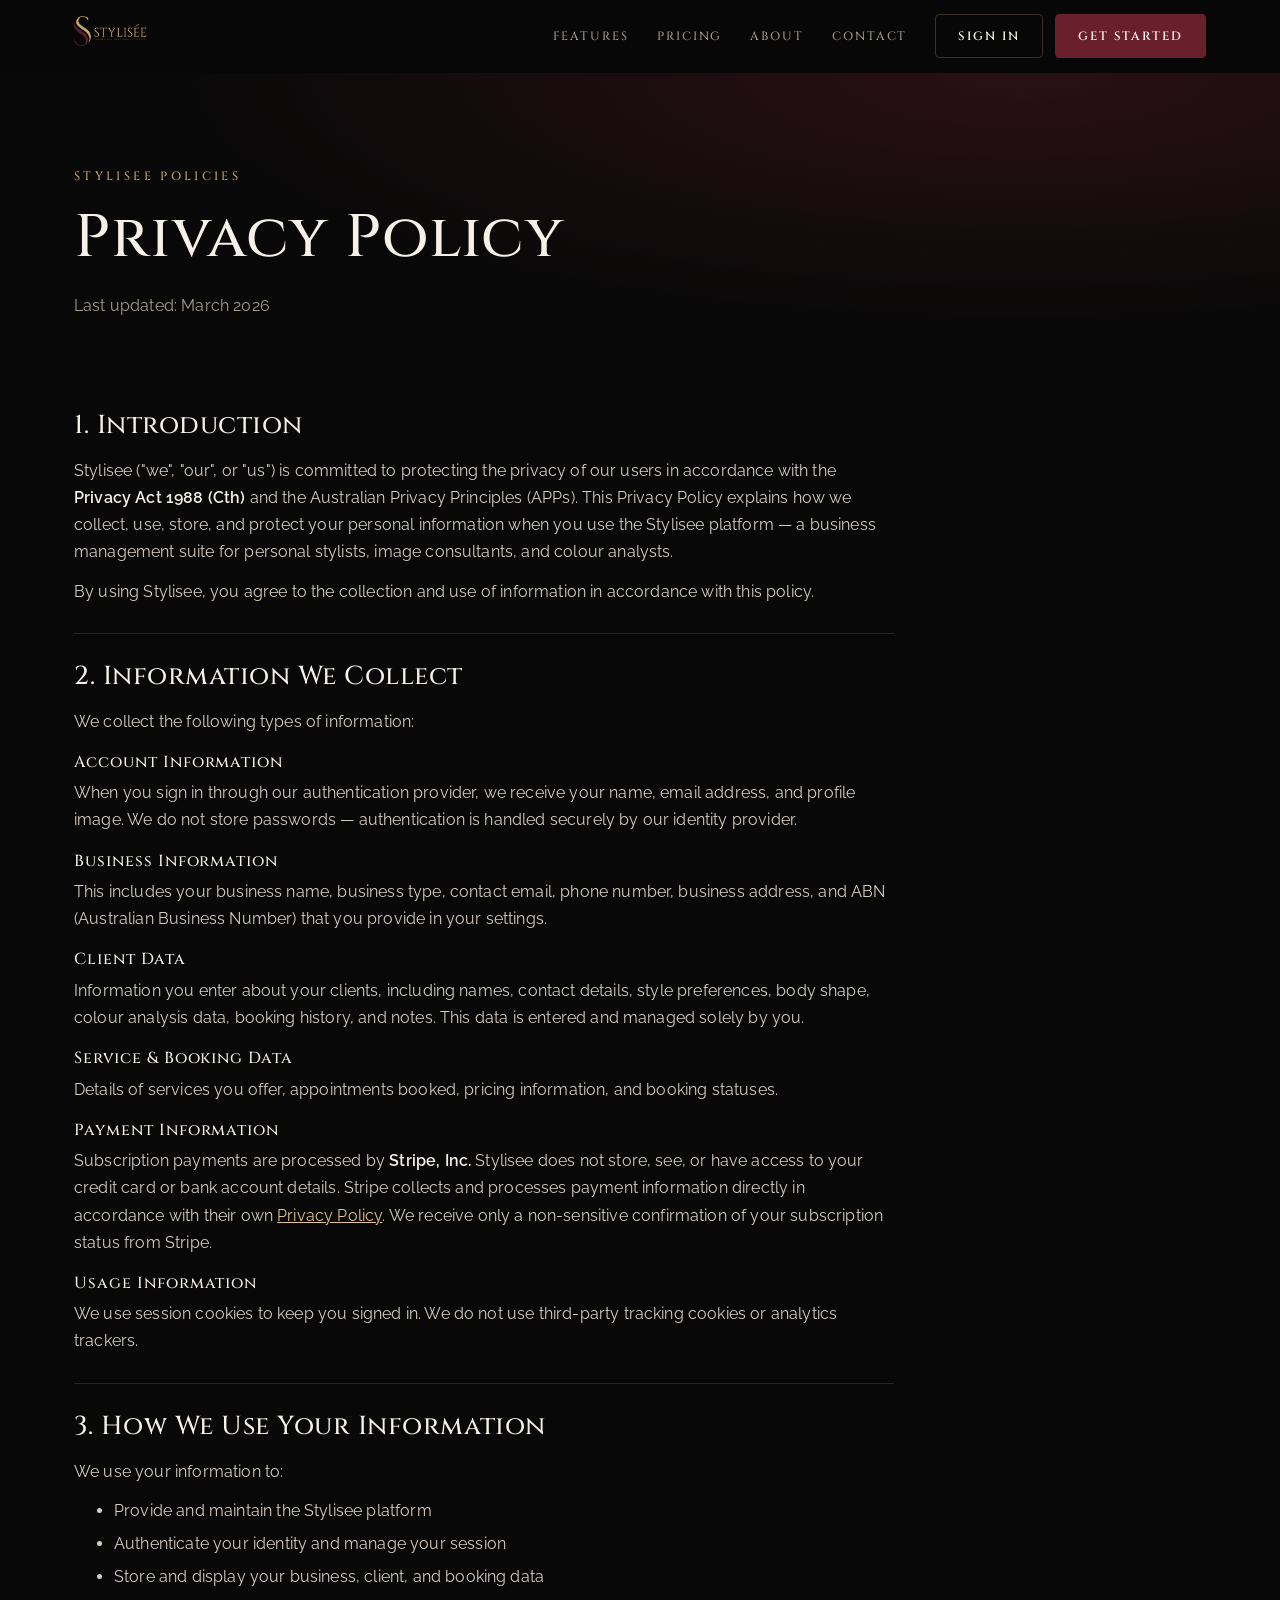
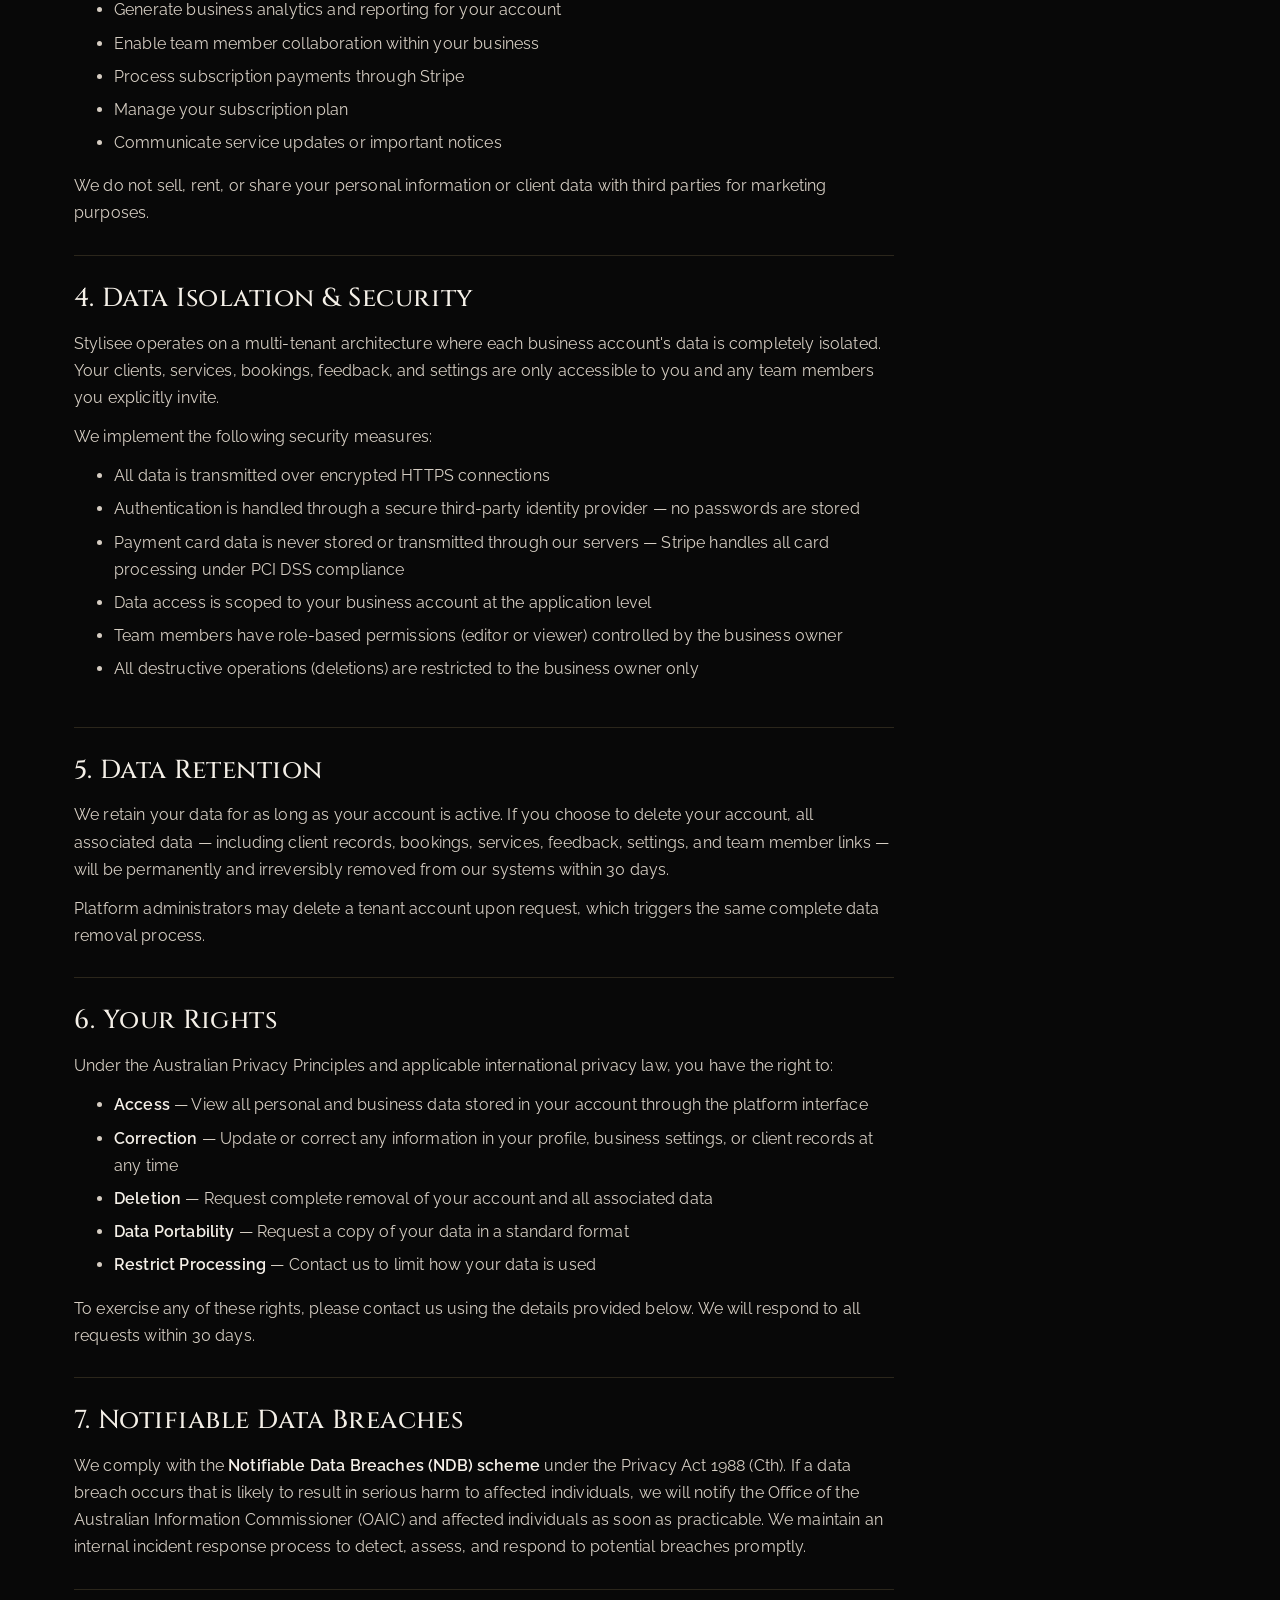
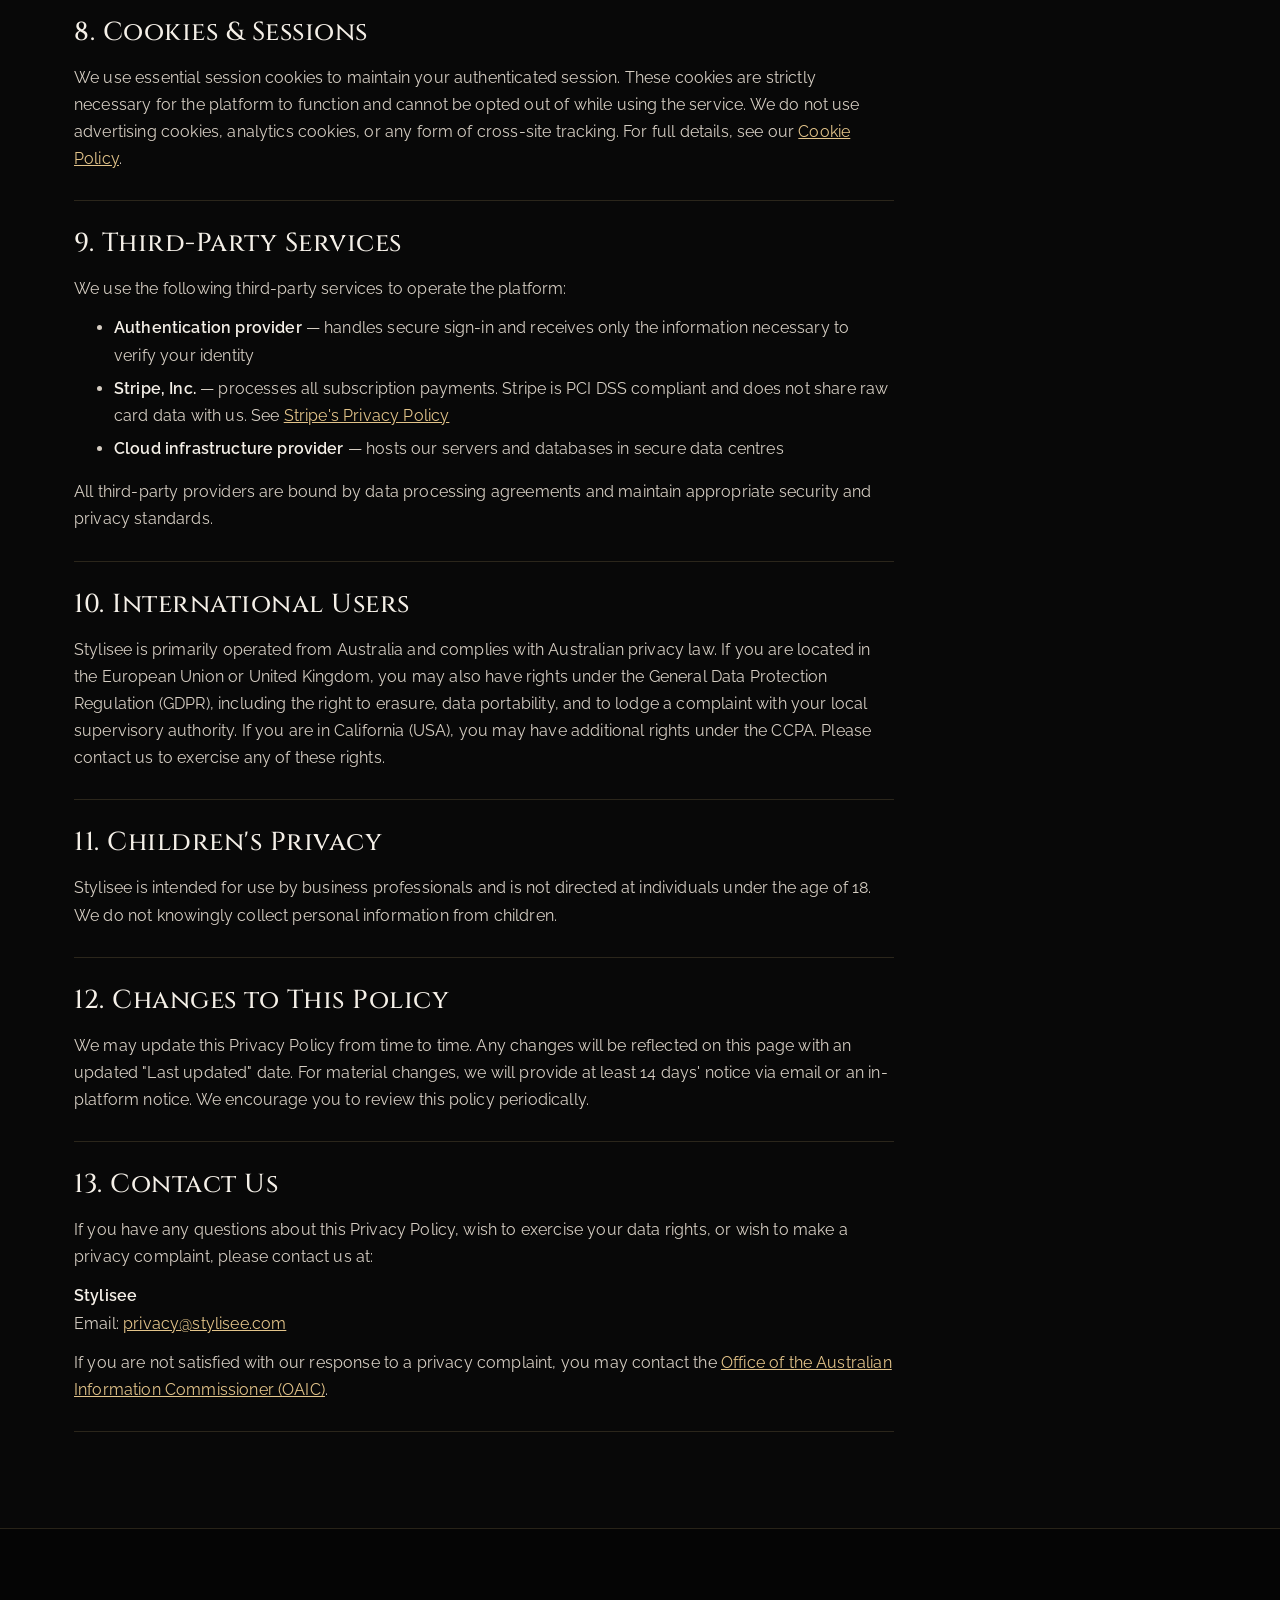
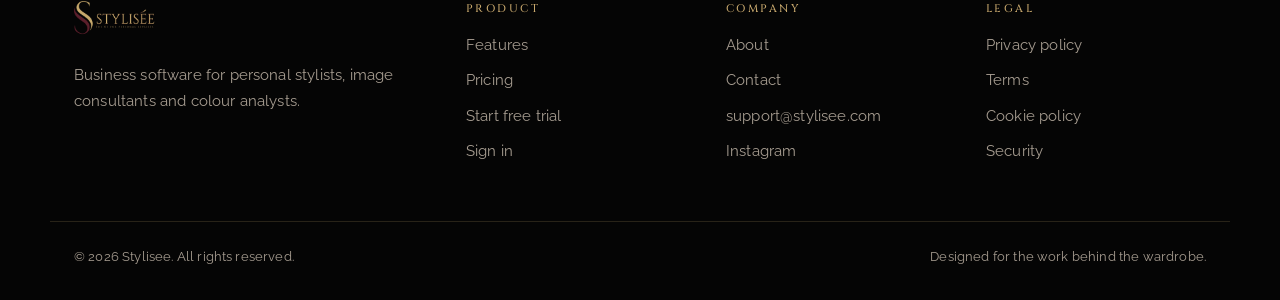
<file: privacy/index.html>
<!DOCTYPE html>
<html lang="en-AU">
<head>
<meta charset="UTF-8">
<meta name="viewport" content="width=device-width, initial-scale=1">
<title>Privacy Policy — Stylisee</title>
<meta name="description" content="How Stylisee collects, uses, stores, and protects your personal information.">
<link rel="canonical" href="https://stylisee.com/privacy/">
<meta property="og:type" content="website">
<meta property="og:site_name" content="Stylisee">
<meta property="og:url" content="https://stylisee.com/privacy/">
<meta property="og:image" content="https://stylisee.com/assets/images/stylisee-share.jpg">
<meta property="og:image:width" content="1200">
<meta property="og:image:height" content="630">
<meta property="og:image:alt" content="Stylisee: the app that runs your styling business">
<meta name="twitter:card" content="summary_large_image">
<meta property="og:title" content="Privacy Policy — Stylisee">
<meta property="og:description" content="How Stylisee collects, uses, stores, and protects your personal information.">
<meta name="theme-color" content="#080808">
<link rel="icon" href="/favicon.ico?v=2" sizes="any">
<link rel="icon" type="image/png" href="/favicon.png?v=2">
<link rel="apple-touch-icon" href="/favicon.png?v=2">
<link rel="preconnect" href="https://fonts.googleapis.com">
<link rel="preconnect" href="https://fonts.gstatic.com" crossorigin>
<link rel="stylesheet" href="https://fonts.googleapis.com/css2?family=Cinzel:wght@400;500;600&family=Raleway:wght@300;400;500;600&display=swap">
<link rel="stylesheet" href="/assets/site.css?v=20261014a">
</head>
<body>
<a class="skip-link" href="#main">Skip to content</a>

<header class="site-nav">
  <div class="nav-inner">
    <a class="logo-link" href="/" aria-label="Stylisee home"><img src="/assets/images/stylisee-logo.png" alt="Stylisee" width="73" height="40"></a>
    <button class="menu-toggle" type="button" aria-expanded="false" aria-controls="site-menu" aria-label="Open navigation"><svg width="18" height="18" viewBox="0 0 24 24" fill="none" stroke="currentColor" stroke-width="2" stroke-linecap="round" aria-hidden="true"><path d="M4 6h16M4 12h16M4 18h16"/></svg></button>
    <nav class="nav-links" id="site-menu" aria-label="Main navigation">
      <a class="nav-link" href="/#features">Features</a>
      <a class="nav-link" href="/pricing/">Pricing</a>
      <a class="nav-link" href="/about/">About</a>
      <a class="nav-link" href="/contact/">Contact</a>
      <div class="nav-actions">
        <a class="btn btn-outline" href="https://app.stylisee.com/sign-in">Sign in</a>
        <a class="btn btn-wine" href="https://app.stylisee.com/sign-up">Get started</a>
      </div>
    </nav>
  </div>
</header>

<main id="main" class="legal-page"><section class="page-hero"><div class="container"><div class="eyebrow left">Stylisee policies</div><h1>Privacy Policy</h1><p class="body-copy">Last updated: March 2026</p></div></section><section class="section"><div class="container"><article class="legal-doc"><section id="section-1" class="legal-section"><h2>1. Introduction</h2><p>Stylisee (&quot;we&quot;, &quot;our&quot;, or &quot;us&quot;) is committed to protecting the privacy of our users in accordance with the <strong>Privacy Act 1988 (Cth)</strong> and the Australian Privacy Principles (APPs). This Privacy Policy explains how we collect, use, store, and protect your personal information when you use the Stylisee platform — a business management suite for personal stylists, image consultants, and colour analysts.</p><p>By using Stylisee, you agree to the collection and use of information in accordance with this policy.</p></section><section id="section-2" class="legal-section"><h2>2. Information We Collect</h2><p>We collect the following types of information:</p><h3>Account Information</h3><p>When you sign in through our authentication provider, we receive your name, email address, and profile image. We do not store passwords — authentication is handled securely by our identity provider.</p><h3>Business Information</h3><p>This includes your business name, business type, contact email, phone number, business address, and ABN (Australian Business Number) that you provide in your settings.</p><h3>Client Data</h3><p>Information you enter about your clients, including names, contact details, style preferences, body shape, colour analysis data, booking history, and notes. This data is entered and managed solely by you.</p><h3>Service &amp; Booking Data</h3><p>Details of services you offer, appointments booked, pricing information, and booking statuses.</p><h3>Payment Information</h3><p>Subscription payments are processed by <strong>Stripe, Inc.</strong> Stylisee does not store, see, or have access to your credit card or bank account details. Stripe collects and processes payment information directly in accordance with their own <a href="https://stripe.com/privacy" target="_blank" rel="noopener noreferrer">Privacy Policy</a>. We receive only a non-sensitive confirmation of your subscription status from Stripe.</p><h3>Usage Information</h3><p>We use session cookies to keep you signed in. We do not use third-party tracking cookies or analytics trackers.</p></section><section id="section-3" class="legal-section"><h2>3. How We Use Your Information</h2><p>We use your information to:</p><ul><li>Provide and maintain the Stylisee platform</li><li>Authenticate your identity and manage your session</li><li>Store and display your business, client, and booking data</li><li>Generate business analytics and reporting for your account</li><li>Enable team member collaboration within your business</li><li>Process subscription payments through Stripe</li><li>Manage your subscription plan</li><li>Communicate service updates or important notices</li></ul><p>We do not sell, rent, or share your personal information or client data with third parties for marketing purposes.</p></section><section id="section-4" class="legal-section"><h2>4. Data Isolation &amp; Security</h2><p>Stylisee operates on a multi-tenant architecture where each business account&#x27;s data is completely isolated. Your clients, services, bookings, feedback, and settings are only accessible to you and any team members you explicitly invite.</p><p>We implement the following security measures:</p><ul><li>All data is transmitted over encrypted HTTPS connections</li><li>Authentication is handled through a secure third-party identity provider — no passwords are stored</li><li>Payment card data is never stored or transmitted through our servers — Stripe handles all card processing under PCI DSS compliance</li><li>Data access is scoped to your business account at the application level</li><li>Team members have role-based permissions (editor or viewer) controlled by the business owner</li><li>All destructive operations (deletions) are restricted to the business owner only</li></ul></section><section id="section-5" class="legal-section"><h2>5. Data Retention</h2><p>We retain your data for as long as your account is active. If you choose to delete your account, all associated data — including client records, bookings, services, feedback, settings, and team member links — will be permanently and irreversibly removed from our systems within 30 days.</p><p>Platform administrators may delete a tenant account upon request, which triggers the same complete data removal process.</p></section><section id="section-6" class="legal-section"><h2>6. Your Rights</h2><p>Under the Australian Privacy Principles and applicable international privacy law, you have the right to:</p><ul><li><strong>Access</strong> — View all personal and business data stored in your account through the platform interface</li><li><strong>Correction</strong> — Update or correct any information in your profile, business settings, or client records at any time</li><li><strong>Deletion</strong> — Request complete removal of your account and all associated data</li><li><strong>Data Portability</strong> — Request a copy of your data in a standard format</li><li><strong>Restrict Processing</strong> — Contact us to limit how your data is used</li></ul><p>To exercise any of these rights, please contact us using the details provided below. We will respond to all requests within 30 days.</p></section><section id="section-7" class="legal-section"><h2>7. Notifiable Data Breaches</h2><p>We comply with the <strong>Notifiable Data Breaches (NDB) scheme</strong> under the Privacy Act 1988 (Cth). If a data breach occurs that is likely to result in serious harm to affected individuals, we will notify the Office of the Australian Information Commissioner (OAIC) and affected individuals as soon as practicable. We maintain an internal incident response process to detect, assess, and respond to potential breaches promptly.</p></section><section id="section-8" class="legal-section"><h2>8. Cookies &amp; Sessions</h2><p>We use essential session cookies to maintain your authenticated session. These cookies are strictly necessary for the platform to function and cannot be opted out of while using the service. We do not use advertising cookies, analytics cookies, or any form of cross-site tracking. For full details, see our <a href="/cookie-policy">Cookie Policy</a>.</p></section><section id="section-9" class="legal-section"><h2>9. Third-Party Services</h2><p>We use the following third-party services to operate the platform:</p><ul><li><strong>Authentication provider</strong> — handles secure sign-in and receives only the information necessary to verify your identity</li><li><strong>Stripe, Inc.</strong> — processes all subscription payments. Stripe is PCI DSS compliant and does not share raw card data with us. See <a href="https://stripe.com/privacy" target="_blank" rel="noopener noreferrer">Stripe&#x27;s Privacy Policy</a></li><li><strong>Cloud infrastructure provider</strong> — hosts our servers and databases in secure data centres</li></ul><p>All third-party providers are bound by data processing agreements and maintain appropriate security and privacy standards.</p></section><section id="section-10" class="legal-section"><h2>10. International Users</h2><p>Stylisee is primarily operated from Australia and complies with Australian privacy law. If you are located in the European Union or United Kingdom, you may also have rights under the General Data Protection Regulation (GDPR), including the right to erasure, data portability, and to lodge a complaint with your local supervisory authority. If you are in California (USA), you may have additional rights under the CCPA. Please contact us to exercise any of these rights.</p></section><section id="section-11" class="legal-section"><h2>11. Children&#x27;s Privacy</h2><p>Stylisee is intended for use by business professionals and is not directed at individuals under the age of 18. We do not knowingly collect personal information from children.</p></section><section id="section-12" class="legal-section"><h2>12. Changes to This Policy</h2><p>We may update this Privacy Policy from time to time. Any changes will be reflected on this page with an updated &quot;Last updated&quot; date. For material changes, we will provide at least 14 days&#x27; notice via email or an in-platform notice. We encourage you to review this policy periodically.</p></section><section id="section-13" class="legal-section"><h2>13. Contact Us</h2><p>If you have any questions about this Privacy Policy, wish to exercise your data rights, or wish to make a privacy complaint, please contact us at:</p><p><strong>Stylisee</strong><br/> Email: <a href="mailto:privacy@stylisee.com">privacy@stylisee.com</a></p><p>If you are not satisfied with our response to a privacy complaint, you may contact the <a href="https://www.oaic.gov.au" target="_blank" rel="noopener noreferrer">Office of the Australian Information Commissioner (OAIC)</a>.</p></section></article></div></section></main>

<footer class="site-footer">
  <div class="container footer-grid">
    <div>
      <img class="footer-logo" src="/assets/images/stylisee-logo.png" alt="Stylisee" width="81" height="44" loading="lazy">
      <p class="footer-copy">Business software for personal stylists, image consultants and colour analysts.</p>
    </div>
    <div>
      <div class="footer-title">Product</div>
      <div class="footer-links">
        <a href="/#features">Features</a>
        <a href="/pricing/">Pricing</a>
        <a href="https://app.stylisee.com/sign-up">Start free trial</a>
        <a href="https://app.stylisee.com/sign-in">Sign in</a>
      </div>
    </div>
    <div>
      <div class="footer-title">Company</div>
      <div class="footer-links">
        <a href="/about/">About</a>
        <a href="/contact/">Contact</a>
        <a href="mailto:support@stylisee.com">support@stylisee.com</a>
        <a href="https://instagram.com/stylisee.app" target="_blank" rel="noreferrer">Instagram</a>
      </div>
    </div>
    <div>
      <div class="footer-title">Legal</div>
      <div class="footer-links">
        <a href="/privacy/">Privacy policy</a>
        <a href="/terms/">Terms</a>
        <a href="/cookie-policy/">Cookie policy</a>
        <a href="/security/">Security</a>
      </div>
    </div>
  </div>
  <div class="container footer-bottom">
    <span>© 2026 Stylisee. All rights reserved.</span>
    <span>Designed for the work behind the wardrobe.</span>
  </div>
</footer>

<script src="/assets/site.js?v=20261014a" defer></script>
</body>
</html>
</file>
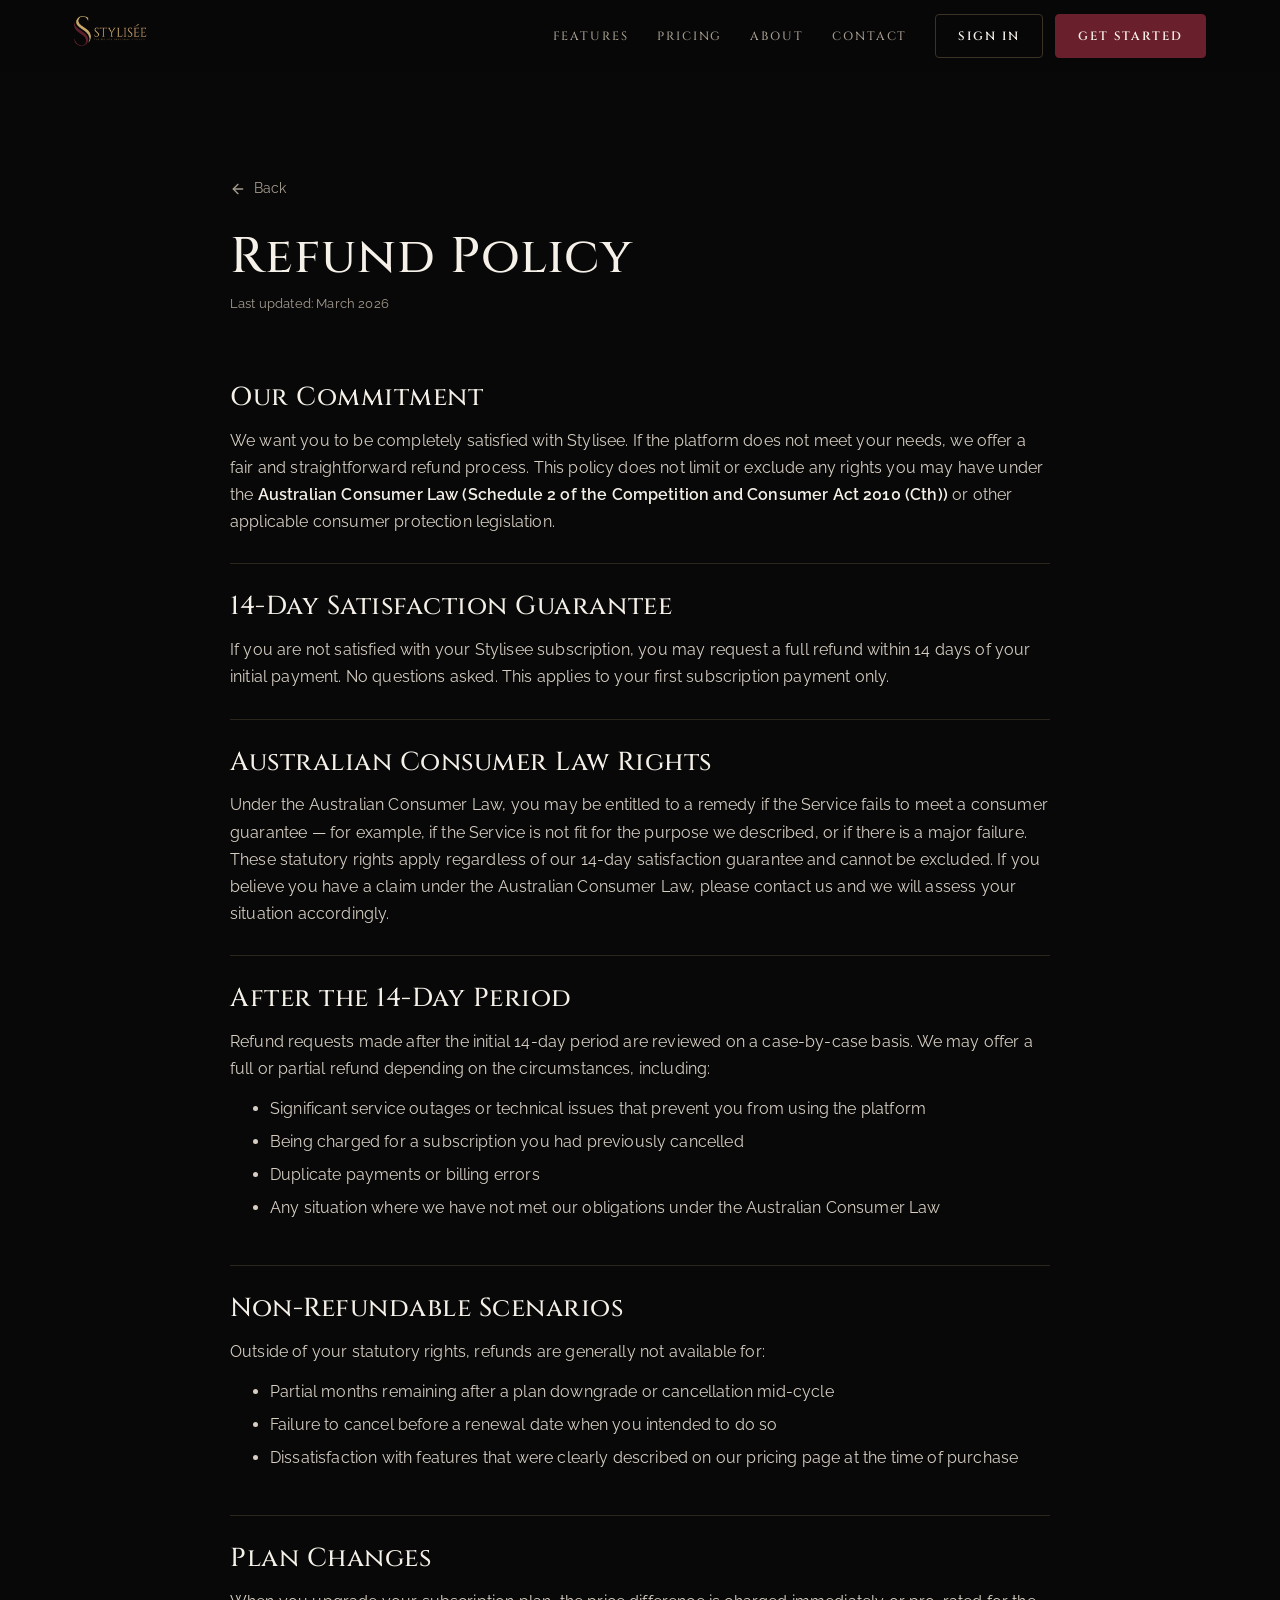
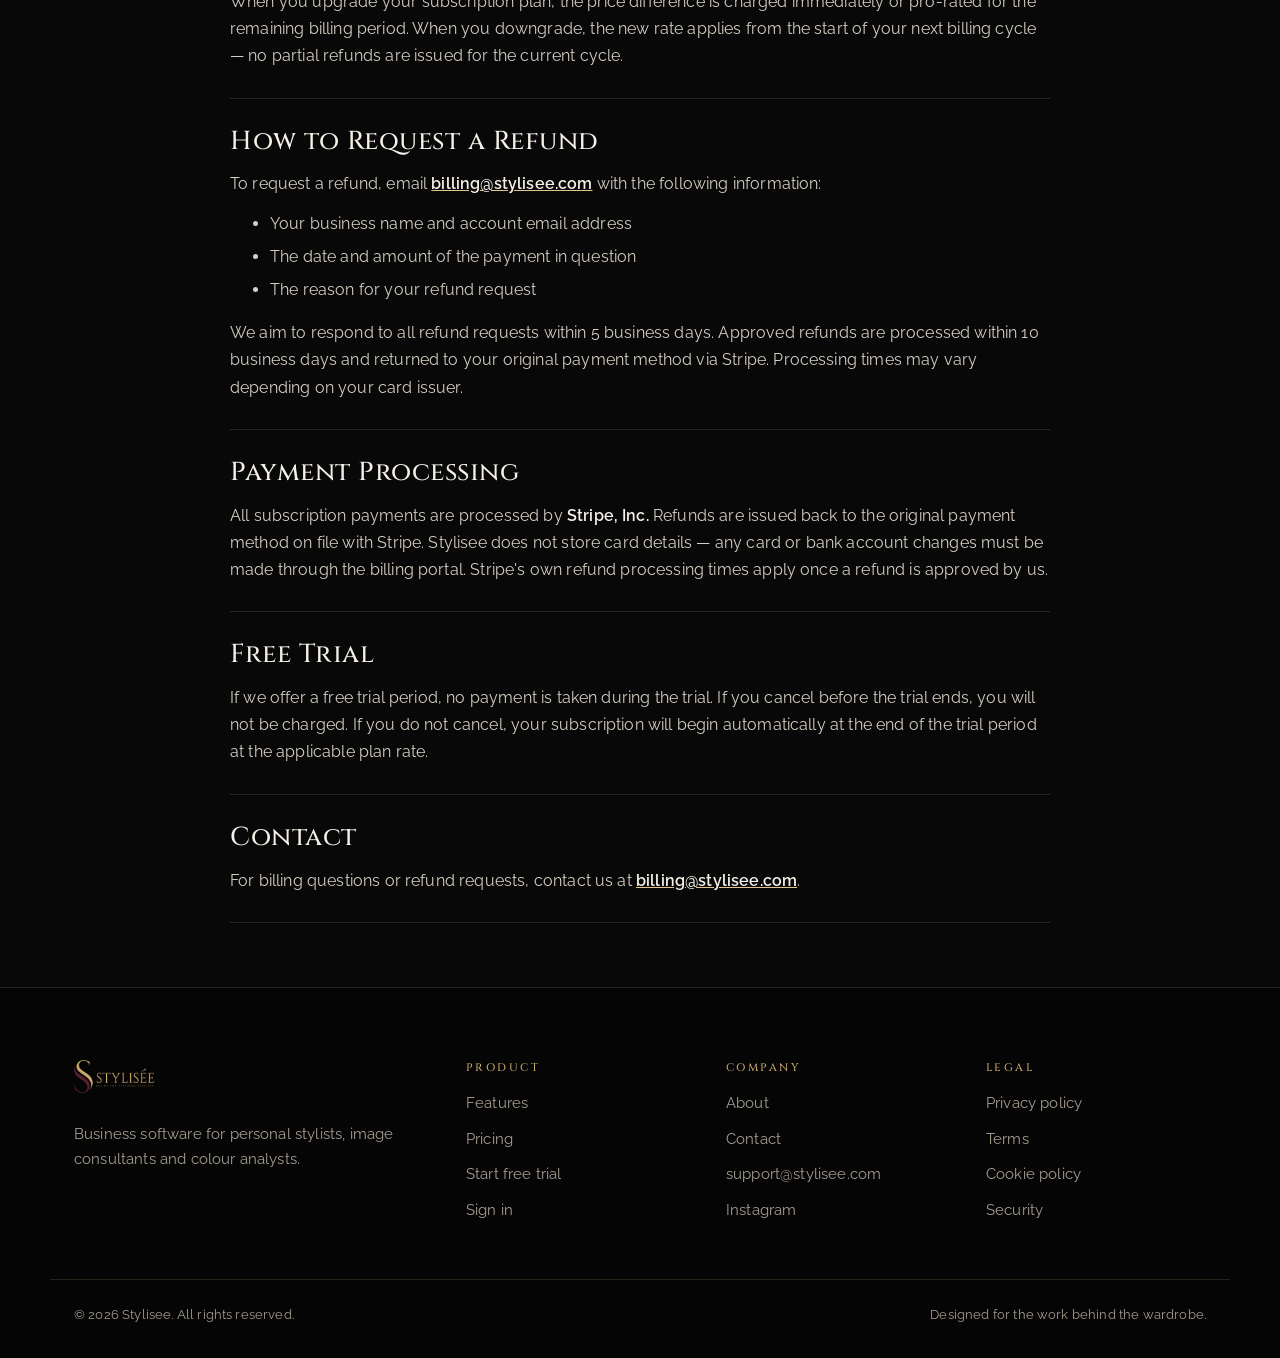
<file: refund-policy/index.html>
<!DOCTYPE html>
<html lang="en-AU">
<head>
<meta charset="UTF-8">
<meta name="viewport" content="width=device-width, initial-scale=1">
<title>Refund Policy — Stylisee</title>
<meta name="description" content="Stylisee Refund Policy — our commitment to your satisfaction, including our 14-day satisfaction guarantee and Australian Consumer Law rights.">
<link rel="canonical" href="https://stylisee.com/refund-policy/">
<meta property="og:type" content="website">
<meta property="og:site_name" content="Stylisee">
<meta property="og:url" content="https://stylisee.com/refund-policy/">
<meta property="og:image" content="https://stylisee.com/assets/images/stylisee-share.jpg">
<meta property="og:image:width" content="1200">
<meta property="og:image:height" content="630">
<meta property="og:image:alt" content="Stylisee: the app that runs your styling business">
<meta name="twitter:card" content="summary_large_image">
<meta name="theme-color" content="#080808">
<link rel="icon" href="/favicon.ico?v=2" sizes="any">
<link rel="icon" type="image/png" href="/favicon.png?v=2">
<link rel="apple-touch-icon" href="/favicon.png?v=2">
<link rel="preconnect" href="https://fonts.googleapis.com">
<link rel="preconnect" href="https://fonts.gstatic.com" crossorigin>
<link rel="stylesheet" href="https://fonts.googleapis.com/css2?family=Cinzel:wght@400;500;600&family=Raleway:wght@300;400;500;600&display=swap">
<link rel="stylesheet" href="/assets/site.css?v=20261014a">
</head>
<body>
<a class="skip-link" href="#main">Skip to content</a>

<header class="site-nav">
  <div class="nav-inner">
    <a class="logo-link" href="/" aria-label="Stylisee home"><img src="/assets/images/stylisee-logo.png" alt="Stylisee" width="73" height="40"></a>
    <button class="menu-toggle" type="button" aria-expanded="false" aria-controls="site-menu" aria-label="Open navigation"><svg width="18" height="18" viewBox="0 0 24 24" fill="none" stroke="currentColor" stroke-width="2" stroke-linecap="round" aria-hidden="true"><path d="M4 6h16M4 12h16M4 18h16"/></svg></button>
    <nav class="nav-links" id="site-menu" aria-label="Main navigation">
      <a class="nav-link" href="/#features">Features</a>
      <a class="nav-link" href="/pricing/">Pricing</a>
      <a class="nav-link" href="/about/">About</a>
      <a class="nav-link" href="/contact/">Contact</a>
      <div class="nav-actions">
        <a class="btn btn-outline" href="https://app.stylisee.com/sign-in">Sign in</a>
        <a class="btn btn-wine" href="https://app.stylisee.com/sign-up">Get started</a>
      </div>
    </nav>
  </div>
</header>

<main id="main" class="legal-page">
    <div class="container--prose" style="padding-top:6.5rem;padding-bottom:4rem;">

      <a href="/" class="back-link" aria-label="Back to home">
        <svg xmlns="http://www.w3.org/2000/svg" viewBox="0 0 24 24" fill="none" stroke="currentColor" stroke-width="2" stroke-linecap="round" stroke-linejoin="round" aria-hidden="true"><path d="m12 19-7-7 7-7"/><path d="M19 12H5"/></svg>
        Back
      </a>

      <div style="margin-top:1.5rem;margin-bottom:0.375rem;">
        <h1>Refund Policy</h1>
      </div>
      <p style="font-size:0.8125rem;color:var(--color-muted-foreground);margin-bottom:2.5rem;">Last updated: March 2026</p>

      <div class="prose">

        <section>
          <h2>Our Commitment</h2>
          <p>
            We want you to be completely satisfied with Stylisee. If the platform does not meet
            your needs, we offer a fair and straightforward refund process. This policy does not
            limit or exclude any rights you may have under the
            <strong>Australian Consumer Law (Schedule 2 of the Competition and Consumer Act 2010 (Cth))</strong>
            or other applicable consumer protection legislation.
          </p>
        </section>

        <section>
          <h2>14-Day Satisfaction Guarantee</h2>
          <p>
            If you are not satisfied with your Stylisee subscription, you may request a full refund
            within 14 days of your initial payment. No questions asked. This applies to your first
            subscription payment only.
          </p>
        </section>

        <section>
          <h2>Australian Consumer Law Rights</h2>
          <p>
            Under the Australian Consumer Law, you may be entitled to a remedy if the Service
            fails to meet a consumer guarantee — for example, if the Service is not fit for the
            purpose we described, or if there is a major failure. These statutory rights apply
            regardless of our 14-day satisfaction guarantee and cannot be excluded. If you believe
            you have a claim under the Australian Consumer Law, please contact us and we will
            assess your situation accordingly.
          </p>
        </section>

        <section>
          <h2>After the 14-Day Period</h2>
          <p>
            Refund requests made after the initial 14-day period are reviewed on a case-by-case
            basis. We may offer a full or partial refund depending on the circumstances, including:
          </p>
          <ul>
            <li>Significant service outages or technical issues that prevent you from using the platform</li>
            <li>Being charged for a subscription you had previously cancelled</li>
            <li>Duplicate payments or billing errors</li>
            <li>Any situation where we have not met our obligations under the Australian Consumer Law</li>
          </ul>
        </section>

        <section>
          <h2>Non-Refundable Scenarios</h2>
          <p>Outside of your statutory rights, refunds are generally not available for:</p>
          <ul>
            <li>Partial months remaining after a plan downgrade or cancellation mid-cycle</li>
            <li>Failure to cancel before a renewal date when you intended to do so</li>
            <li>Dissatisfaction with features that were clearly described on our pricing page at the time of purchase</li>
          </ul>
        </section>

        <section>
          <h2>Plan Changes</h2>
          <p>
            When you upgrade your subscription plan, the price difference is charged immediately
            or pro-rated for the remaining billing period. When you downgrade, the new rate
            applies from the start of your next billing cycle — no partial refunds are issued for
            the current cycle.
          </p>
        </section>

        <section>
          <h2>How to Request a Refund</h2>
          <p>
            To request a refund, email <a href="mailto:billing@stylisee.com"><strong>billing@stylisee.com</strong></a> with the following
            information:
          </p>
          <ul>
            <li>Your business name and account email address</li>
            <li>The date and amount of the payment in question</li>
            <li>The reason for your refund request</li>
          </ul>
          <p>
            We aim to respond to all refund requests within 5 business days. Approved refunds are
            processed within 10 business days and returned to your original payment method via
            Stripe. Processing times may vary depending on your card issuer.
          </p>
        </section>

        <section>
          <h2>Payment Processing</h2>
          <p>
            All subscription payments are processed by <strong>Stripe, Inc.</strong> Refunds are issued back to
            the original payment method on file with Stripe. Stylisee does not store card details —
            any card or bank account changes must be made through the billing portal. Stripe's
            own refund processing times apply once a refund is approved by us.
          </p>
        </section>

        <section>
          <h2>Free Trial</h2>
          <p>
            If we offer a free trial period, no payment is taken during the trial. If you cancel
            before the trial ends, you will not be charged. If you do not cancel, your
            subscription will begin automatically at the end of the trial period at the applicable
            plan rate.
          </p>
        </section>

        <section>
          <h2>Contact</h2>
          <p>
            For billing questions or refund requests, contact us at <a href="mailto:billing@stylisee.com"><strong>billing@stylisee.com</strong></a>.
          </p>
        </section>

      </div><!-- /prose -->
    </div>
</main>

<footer class="site-footer">
  <div class="container footer-grid">
    <div>
      <img class="footer-logo" src="/assets/images/stylisee-logo.png" alt="Stylisee" width="81" height="44" loading="lazy">
      <p class="footer-copy">Business software for personal stylists, image consultants and colour analysts.</p>
    </div>
    <div>
      <div class="footer-title">Product</div>
      <div class="footer-links">
        <a href="/#features">Features</a>
        <a href="/pricing/">Pricing</a>
        <a href="https://app.stylisee.com/sign-up">Start free trial</a>
        <a href="https://app.stylisee.com/sign-in">Sign in</a>
      </div>
    </div>
    <div>
      <div class="footer-title">Company</div>
      <div class="footer-links">
        <a href="/about/">About</a>
        <a href="/contact/">Contact</a>
        <a href="mailto:support@stylisee.com">support@stylisee.com</a>
        <a href="https://instagram.com/stylisee.app" target="_blank" rel="noreferrer">Instagram</a>
      </div>
    </div>
    <div>
      <div class="footer-title">Legal</div>
      <div class="footer-links">
        <a href="/privacy/">Privacy policy</a>
        <a href="/terms/">Terms</a>
        <a href="/cookie-policy/">Cookie policy</a>
        <a href="/security/">Security</a>
      </div>
    </div>
  </div>
  <div class="container footer-bottom">
    <span>© 2026 Stylisee. All rights reserved.</span>
    <span>Designed for the work behind the wardrobe.</span>
  </div>
</footer>

<script src="/assets/site.js?v=20261014a" defer></script>
</body>
</html>
</file>
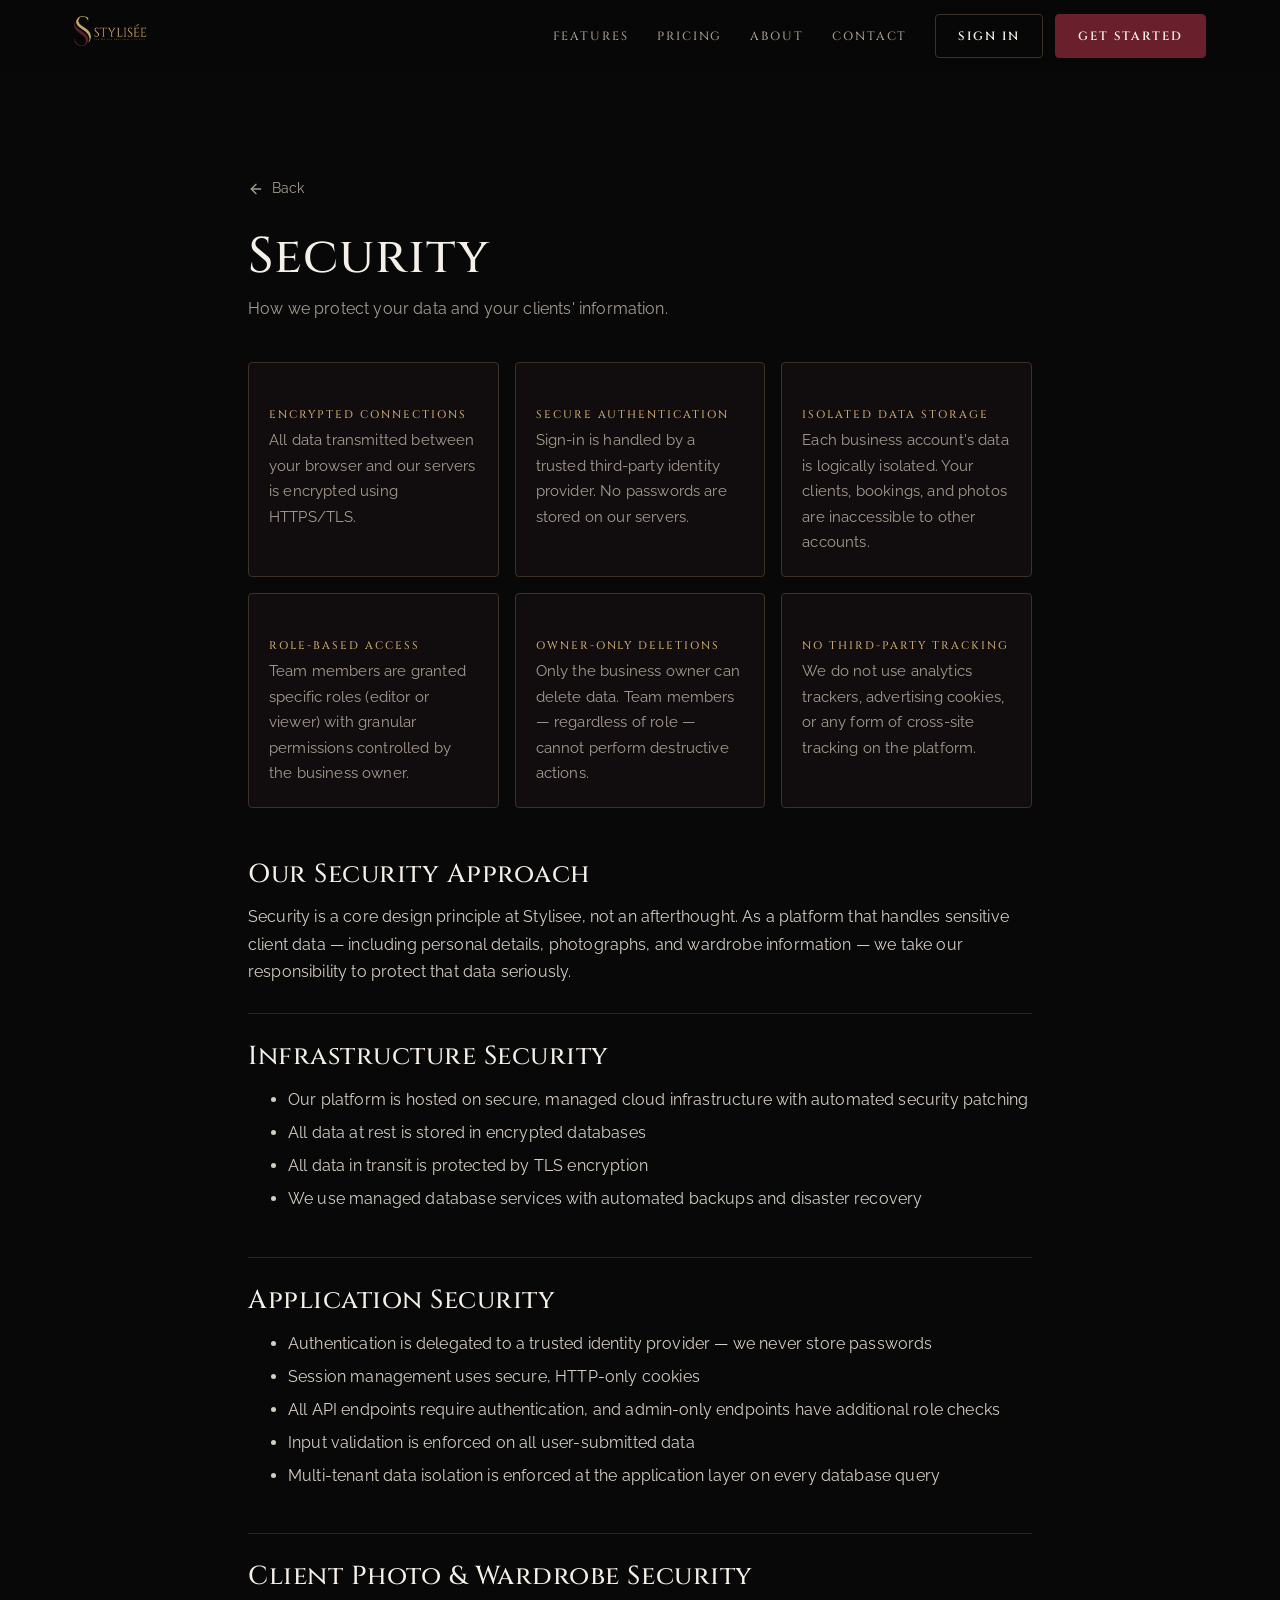
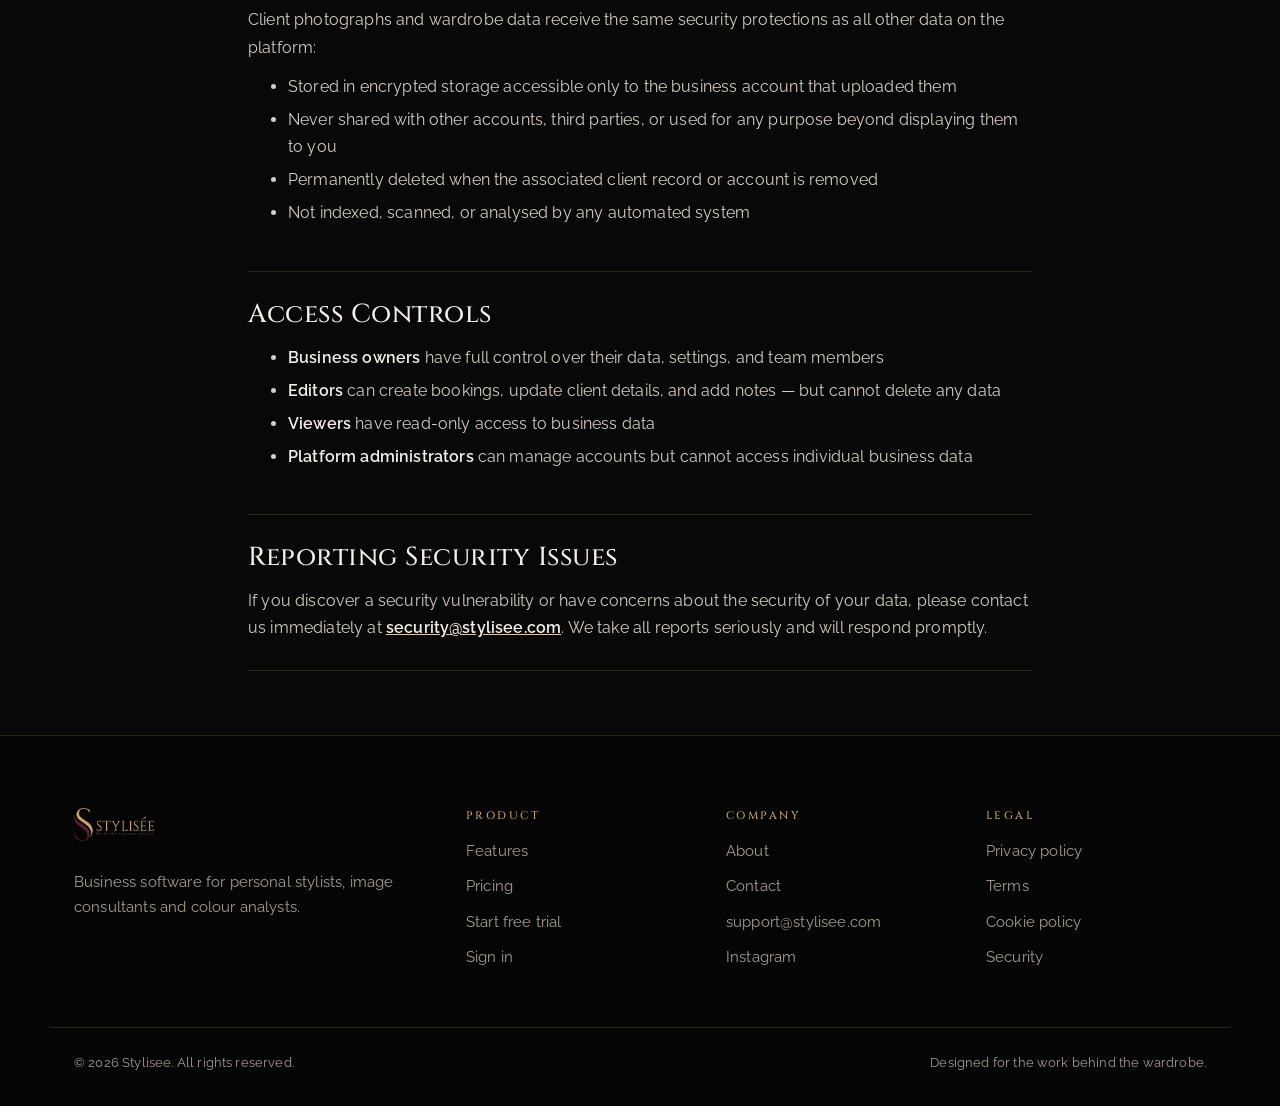
<file: security/index.html>
<!DOCTYPE html>
<html lang="en-AU">
<head>
<meta charset="UTF-8">
<meta name="viewport" content="width=device-width, initial-scale=1">
<title>Security — Stylisee</title>
<meta name="description" content="How Stylisee protects your data and your clients' information — encryption, authentication, data isolation, and access controls.">
<link rel="canonical" href="https://stylisee.com/security/">
<meta property="og:type" content="website">
<meta property="og:site_name" content="Stylisee">
<meta property="og:url" content="https://stylisee.com/security/">
<meta property="og:image" content="https://stylisee.com/assets/images/stylisee-share.jpg">
<meta property="og:image:width" content="1200">
<meta property="og:image:height" content="630">
<meta property="og:image:alt" content="Stylisee: the app that runs your styling business">
<meta name="twitter:card" content="summary_large_image">
<meta name="theme-color" content="#080808">
<link rel="icon" href="/favicon.ico?v=2" sizes="any">
<link rel="icon" type="image/png" href="/favicon.png?v=2">
<link rel="apple-touch-icon" href="/favicon.png?v=2">
<link rel="preconnect" href="https://fonts.googleapis.com">
<link rel="preconnect" href="https://fonts.gstatic.com" crossorigin>
<link rel="stylesheet" href="https://fonts.googleapis.com/css2?family=Cinzel:wght@400;500;600&family=Raleway:wght@300;400;500;600&display=swap">
<link rel="stylesheet" href="/assets/site.css?v=20261014a">
</head>
<body>
<a class="skip-link" href="#main">Skip to content</a>

<header class="site-nav">
  <div class="nav-inner">
    <a class="logo-link" href="/" aria-label="Stylisee home"><img src="/assets/images/stylisee-logo.png" alt="Stylisee" width="73" height="40"></a>
    <button class="menu-toggle" type="button" aria-expanded="false" aria-controls="site-menu" aria-label="Open navigation"><svg width="18" height="18" viewBox="0 0 24 24" fill="none" stroke="currentColor" stroke-width="2" stroke-linecap="round" aria-hidden="true"><path d="M4 6h16M4 12h16M4 18h16"/></svg></button>
    <nav class="nav-links" id="site-menu" aria-label="Main navigation">
      <a class="nav-link" href="/#features">Features</a>
      <a class="nav-link" href="/pricing/">Pricing</a>
      <a class="nav-link" href="/about/">About</a>
      <a class="nav-link" href="/contact/">Contact</a>
      <div class="nav-actions">
        <a class="btn btn-outline" href="https://app.stylisee.com/sign-in">Sign in</a>
        <a class="btn btn-wine" href="https://app.stylisee.com/sign-up">Get started</a>
      </div>
    </nav>
  </div>
</header>

<main id="main" class="legal-page">
    <div class="container--prose" style="padding-top:6.5rem;padding-bottom:4rem;max-width:52rem;">

      <a href="/" class="back-link" aria-label="Back to home">
        <svg xmlns="http://www.w3.org/2000/svg" viewBox="0 0 24 24" fill="none" stroke="currentColor" stroke-width="2" stroke-linecap="round" stroke-linejoin="round" aria-hidden="true"><path d="m12 19-7-7 7-7"/><path d="M19 12H5"/></svg>
        Back
      </a>

      <div style="margin-top:1.5rem;margin-bottom:0.5rem;">
        <h1>Security</h1>
      </div>
      <p style="color:var(--color-muted-foreground);margin-bottom:2.5rem;">How we protect your data and your clients' information.</p>

      <!-- Security feature cards -->
      <div class="security-grid">

        <div class="card fade-up">
          <div class="card__body contact-info-card">
            <svg xmlns="http://www.w3.org/2000/svg" width="24" height="24" viewBox="0 0 24 24" fill="none" stroke="var(--color-primary)" stroke-width="1.75" stroke-linecap="round" stroke-linejoin="round" aria-hidden="true"><rect width="18" height="11" x="3" y="11" rx="2" ry="2"/><path d="M7 11V7a5 5 0 0 1 10 0v4"/></svg>
            <p class="contact-info-card__label">Encrypted Connections</p>
            <p class="contact-info-card__value">All data transmitted between your browser and our servers is encrypted using HTTPS/TLS.</p>
          </div>
        </div>

        <div class="card fade-up">
          <div class="card__body contact-info-card">
            <svg xmlns="http://www.w3.org/2000/svg" width="24" height="24" viewBox="0 0 24 24" fill="none" stroke="var(--color-primary)" stroke-width="1.75" stroke-linecap="round" stroke-linejoin="round" aria-hidden="true"><circle cx="21" cy="21" r="1"/><circle cx="3" cy="7" r="2"/><path d="M13 7h8"/><path d="M5 7h6"/><circle cx="21" cy="7" r="2"/><path d="m5 21 14-8"/></svg>
            <p class="contact-info-card__label">Secure Authentication</p>
            <p class="contact-info-card__value">Sign-in is handled by a trusted third-party identity provider. No passwords are stored on our servers.</p>
          </div>
        </div>

        <div class="card fade-up">
          <div class="card__body contact-info-card">
            <svg xmlns="http://www.w3.org/2000/svg" width="24" height="24" viewBox="0 0 24 24" fill="none" stroke="var(--color-primary)" stroke-width="1.75" stroke-linecap="round" stroke-linejoin="round" aria-hidden="true"><ellipse cx="12" cy="5" rx="9" ry="3"/><path d="M3 5V19A9 3 0 0 0 21 19V5"/><path d="M3 12A9 3 0 0 0 21 12"/></svg>
            <p class="contact-info-card__label">Isolated Data Storage</p>
            <p class="contact-info-card__value">Each business account's data is logically isolated. Your clients, bookings, and photos are inaccessible to other accounts.</p>
          </div>
        </div>

        <div class="card fade-up">
          <div class="card__body contact-info-card">
            <svg xmlns="http://www.w3.org/2000/svg" width="24" height="24" viewBox="0 0 24 24" fill="none" stroke="var(--color-primary)" stroke-width="1.75" stroke-linecap="round" stroke-linejoin="round" aria-hidden="true"><path d="M16 21v-2a4 4 0 0 0-4-4H6a4 4 0 0 0-4 4v2"/><circle cx="9" cy="7" r="4"/><path d="M22 21v-2a4 4 0 0 0-3-3.87"/><path d="M16 3.13a4 4 0 0 1 0 7.75"/></svg>
            <p class="contact-info-card__label">Role-Based Access</p>
            <p class="contact-info-card__value">Team members are granted specific roles (editor or viewer) with granular permissions controlled by the business owner.</p>
          </div>
        </div>

        <div class="card fade-up">
          <div class="card__body contact-info-card">
            <svg xmlns="http://www.w3.org/2000/svg" width="24" height="24" viewBox="0 0 24 24" fill="none" stroke="var(--color-primary)" stroke-width="1.75" stroke-linecap="round" stroke-linejoin="round" aria-hidden="true"><path d="M2 12s3-7 10-7 10 7 10 7-3 7-10 7-10-7-10-7Z"/><circle cx="12" cy="12" r="3"/></svg>
            <p class="contact-info-card__label">Owner-Only Deletions</p>
            <p class="contact-info-card__value">Only the business owner can delete data. Team members — regardless of role — cannot perform destructive actions.</p>
          </div>
        </div>

        <div class="card fade-up">
          <div class="card__body contact-info-card">
            <svg xmlns="http://www.w3.org/2000/svg" width="24" height="24" viewBox="0 0 24 24" fill="none" stroke="var(--color-primary)" stroke-width="1.75" stroke-linecap="round" stroke-linejoin="round" aria-hidden="true"><path d="M20 13c0 5-3.5 7.5-7.66 8.95a1 1 0 0 1-.67-.01C7.5 20.5 4 18 4 13V6a1 1 0 0 1 1-1c2 0 4.5-1.2 6.24-2.72a1.17 1.17 0 0 1 1.52 0C14.51 3.81 17 5 19 5a1 1 0 0 1 1 1z"/></svg>
            <p class="contact-info-card__label">No Third-Party Tracking</p>
            <p class="contact-info-card__value">We do not use analytics trackers, advertising cookies, or any form of cross-site tracking on the platform.</p>
          </div>
        </div>

      </div>

      <!-- Prose sections -->
      <div class="prose">

        <section>
          <h2>Our Security Approach</h2>
          <p>
            Security is a core design principle at Stylisee, not an afterthought. As a platform
            that handles sensitive client data — including personal details, photographs, and
            wardrobe information — we take our responsibility to protect that data seriously.
          </p>
        </section>

        <section>
          <h2>Infrastructure Security</h2>
          <ul>
            <li>Our platform is hosted on secure, managed cloud infrastructure with automated security patching</li>
            <li>All data at rest is stored in encrypted databases</li>
            <li>All data in transit is protected by TLS encryption</li>
            <li>We use managed database services with automated backups and disaster recovery</li>
          </ul>
        </section>

        <section>
          <h2>Application Security</h2>
          <ul>
            <li>Authentication is delegated to a trusted identity provider — we never store passwords</li>
            <li>Session management uses secure, HTTP-only cookies</li>
            <li>All API endpoints require authentication, and admin-only endpoints have additional role checks</li>
            <li>Input validation is enforced on all user-submitted data</li>
            <li>Multi-tenant data isolation is enforced at the application layer on every database query</li>
          </ul>
        </section>

        <section>
          <h2>Client Photo &amp; Wardrobe Security</h2>
          <p>Client photographs and wardrobe data receive the same security protections as all other data on the platform:</p>
          <ul>
            <li>Stored in encrypted storage accessible only to the business account that uploaded them</li>
            <li>Never shared with other accounts, third parties, or used for any purpose beyond displaying them to you</li>
            <li>Permanently deleted when the associated client record or account is removed</li>
            <li>Not indexed, scanned, or analysed by any automated system</li>
          </ul>
        </section>

        <section>
          <h2>Access Controls</h2>
          <ul>
            <li><strong>Business owners</strong> have full control over their data, settings, and team members</li>
            <li><strong>Editors</strong> can create bookings, update client details, and add notes — but cannot delete any data</li>
            <li><strong>Viewers</strong> have read-only access to business data</li>
            <li><strong>Platform administrators</strong> can manage accounts but cannot access individual business data</li>
          </ul>
        </section>

        <section>
          <h2>Reporting Security Issues</h2>
          <p>
            If you discover a security vulnerability or have concerns about the security of your
            data, please contact us immediately at
            <a href="mailto:security@stylisee.com"><strong>security@stylisee.com</strong></a>.
            We take all reports seriously and will respond promptly.
          </p>
        </section>

      </div><!-- /prose -->
    </div>
</main>

<footer class="site-footer">
  <div class="container footer-grid">
    <div>
      <img class="footer-logo" src="/assets/images/stylisee-logo.png" alt="Stylisee" width="81" height="44" loading="lazy">
      <p class="footer-copy">Business software for personal stylists, image consultants and colour analysts.</p>
    </div>
    <div>
      <div class="footer-title">Product</div>
      <div class="footer-links">
        <a href="/#features">Features</a>
        <a href="/pricing/">Pricing</a>
        <a href="https://app.stylisee.com/sign-up">Start free trial</a>
        <a href="https://app.stylisee.com/sign-in">Sign in</a>
      </div>
    </div>
    <div>
      <div class="footer-title">Company</div>
      <div class="footer-links">
        <a href="/about/">About</a>
        <a href="/contact/">Contact</a>
        <a href="mailto:support@stylisee.com">support@stylisee.com</a>
        <a href="https://instagram.com/stylisee.app" target="_blank" rel="noreferrer">Instagram</a>
      </div>
    </div>
    <div>
      <div class="footer-title">Legal</div>
      <div class="footer-links">
        <a href="/privacy/">Privacy policy</a>
        <a href="/terms/">Terms</a>
        <a href="/cookie-policy/">Cookie policy</a>
        <a href="/security/">Security</a>
      </div>
    </div>
  </div>
  <div class="container footer-bottom">
    <span>© 2026 Stylisee. All rights reserved.</span>
    <span>Designed for the work behind the wardrobe.</span>
  </div>
</footer>

<script src="/assets/site.js?v=20261014a" defer></script>
</body>
</html>
</file>
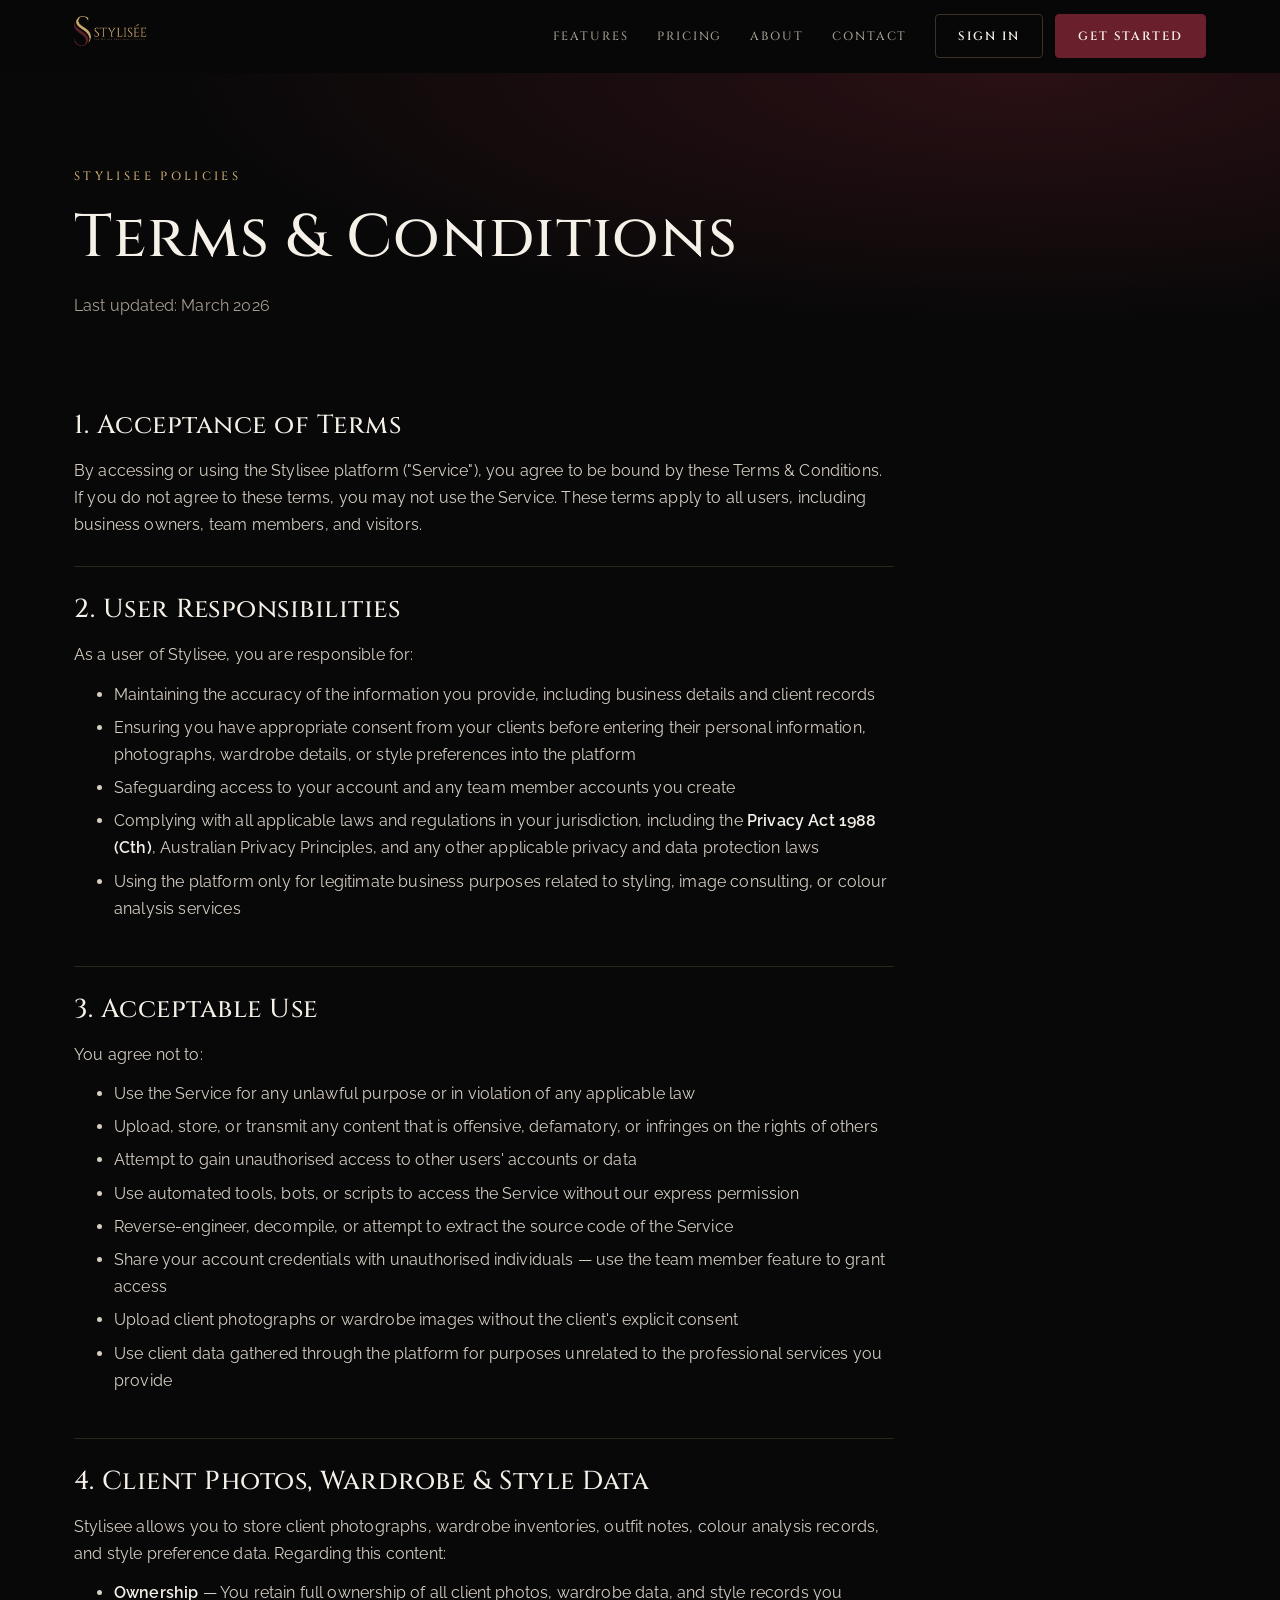
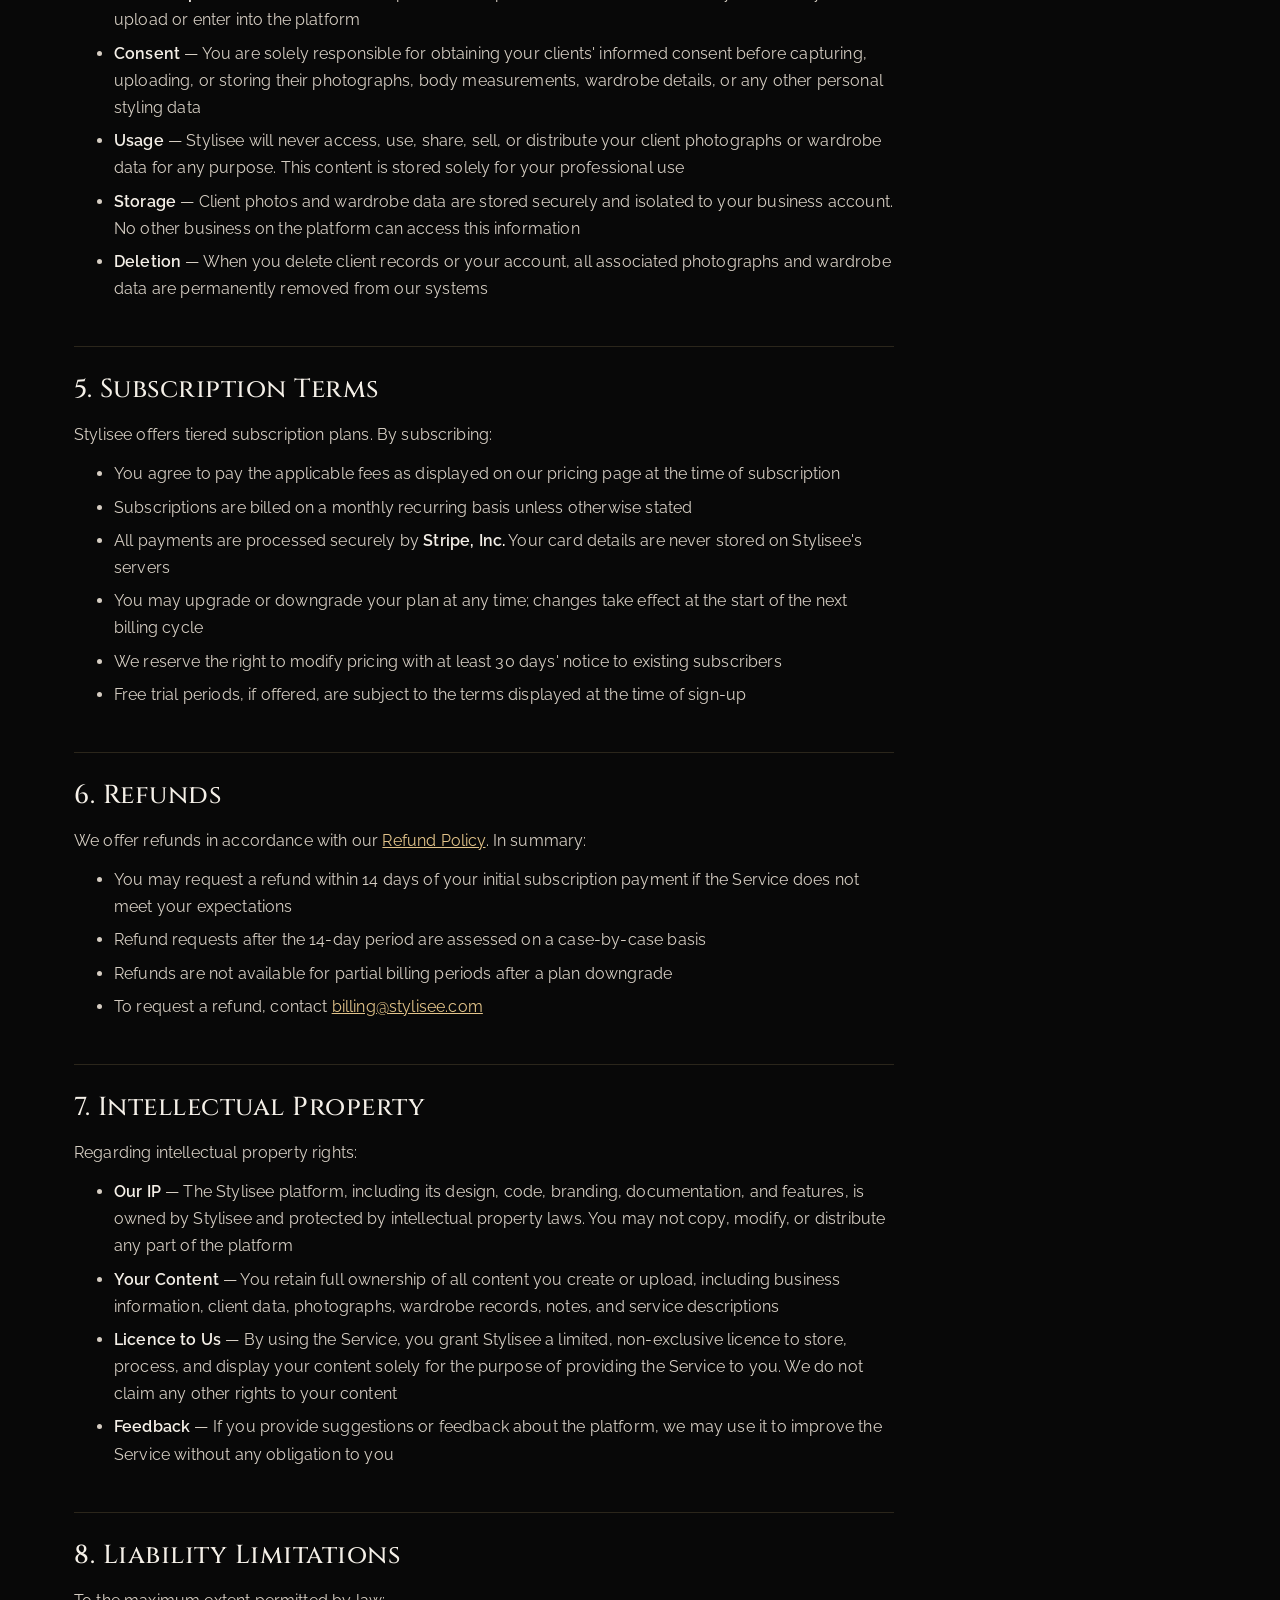
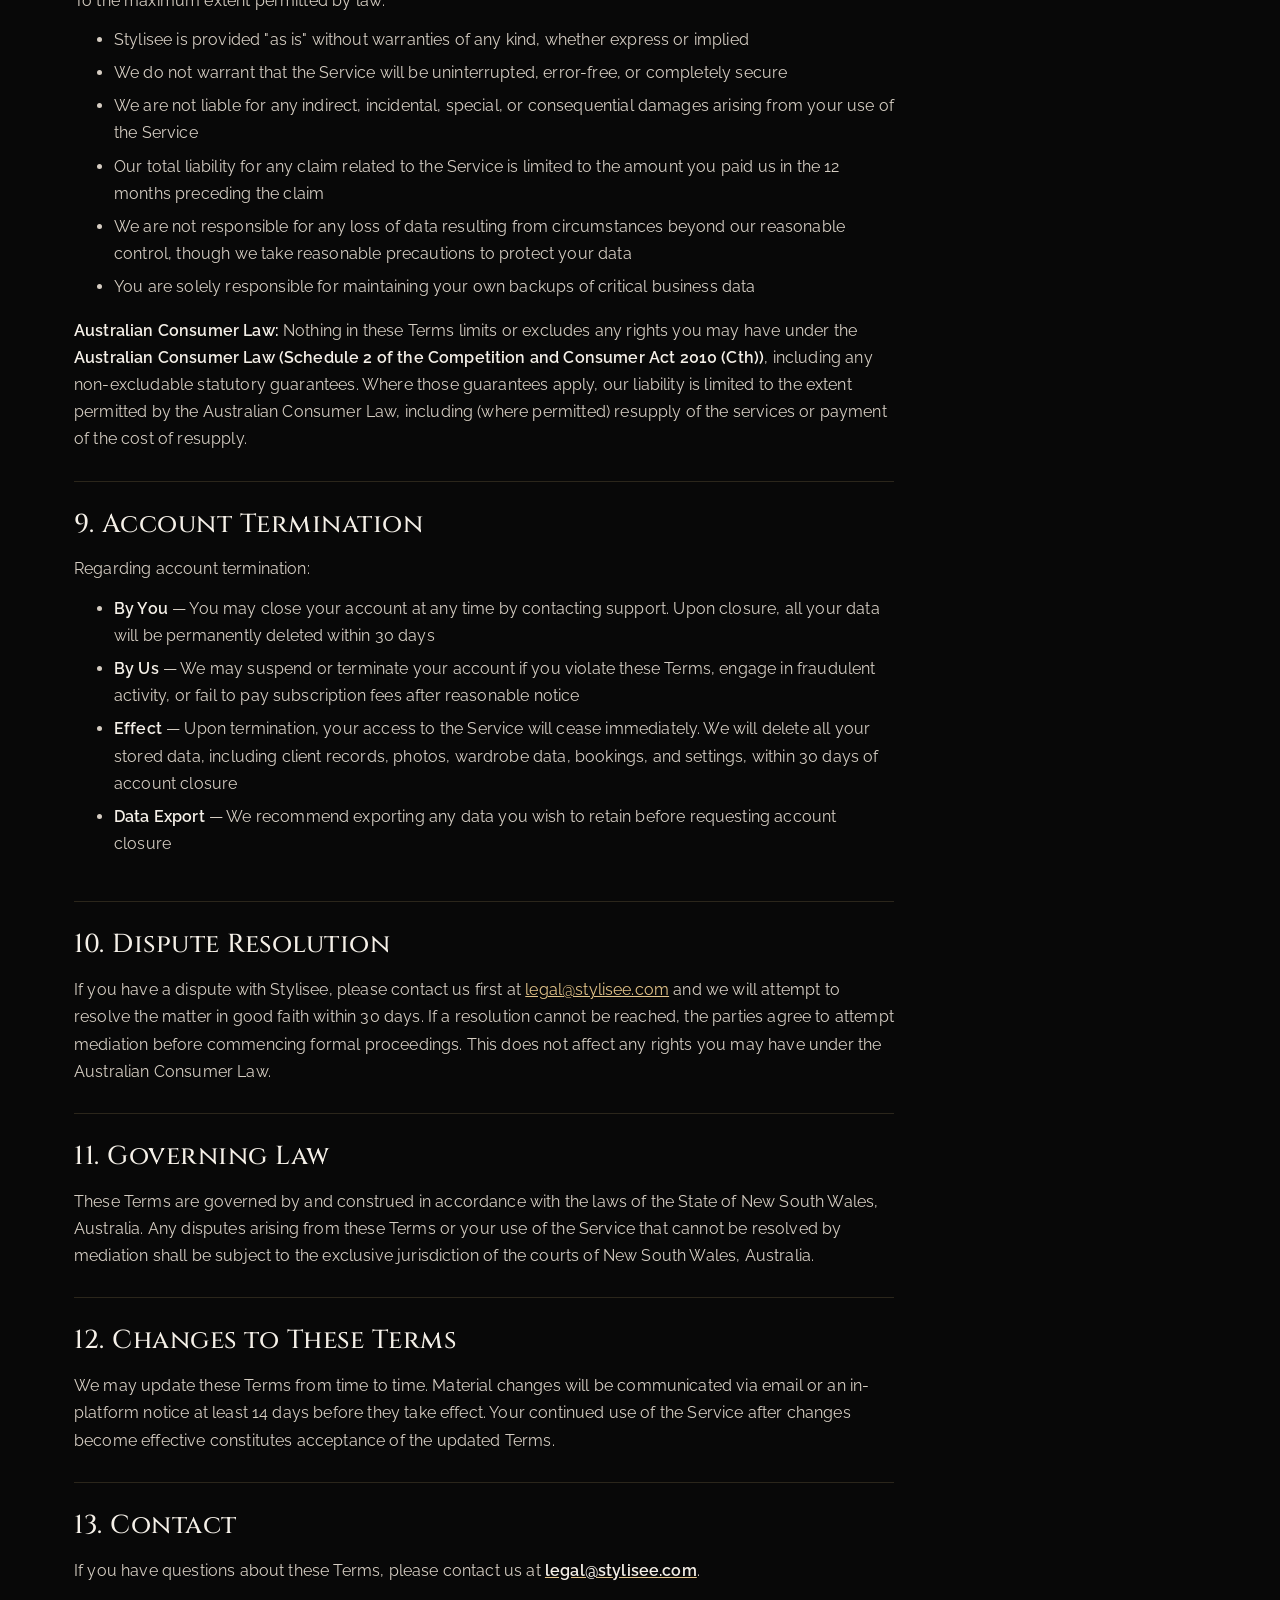
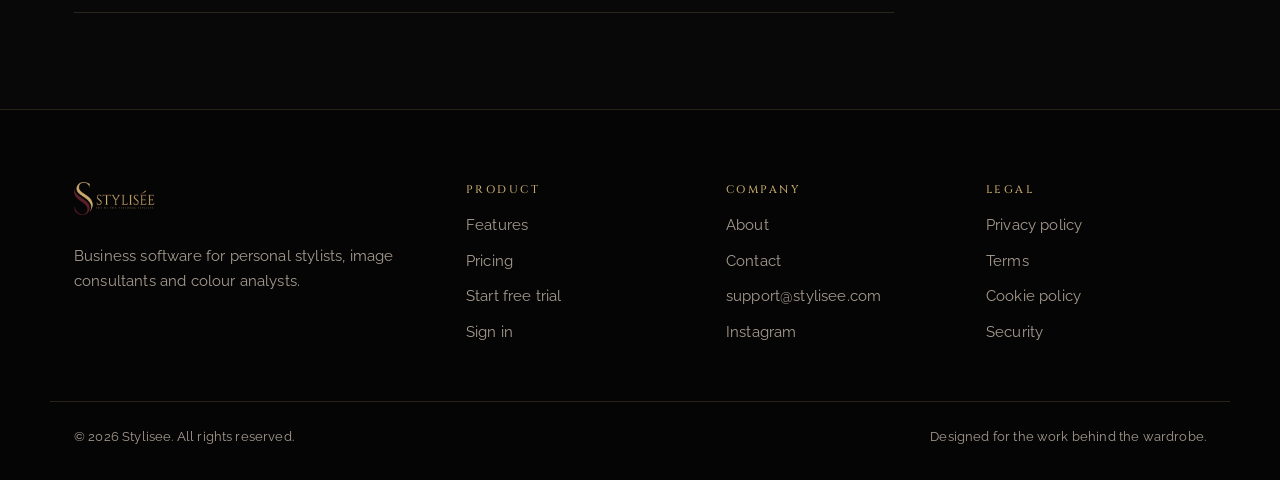
<file: terms/index.html>
<!DOCTYPE html>
<html lang="en-AU">
<head>
<meta charset="UTF-8">
<meta name="viewport" content="width=device-width, initial-scale=1">
<title>Terms & Conditions — Stylisee</title>
<meta name="description" content="Terms and conditions for using the Stylisee platform.">
<link rel="canonical" href="https://stylisee.com/terms/">
<meta property="og:type" content="website">
<meta property="og:site_name" content="Stylisee">
<meta property="og:url" content="https://stylisee.com/terms/">
<meta property="og:image" content="https://stylisee.com/assets/images/stylisee-share.jpg">
<meta property="og:image:width" content="1200">
<meta property="og:image:height" content="630">
<meta property="og:image:alt" content="Stylisee: the app that runs your styling business">
<meta name="twitter:card" content="summary_large_image">
<meta property="og:title" content="Terms & Conditions — Stylisee">
<meta property="og:description" content="Terms and conditions for using the Stylisee platform.">
<meta name="theme-color" content="#080808">
<link rel="icon" href="/favicon.ico?v=2" sizes="any">
<link rel="icon" type="image/png" href="/favicon.png?v=2">
<link rel="apple-touch-icon" href="/favicon.png?v=2">
<link rel="preconnect" href="https://fonts.googleapis.com">
<link rel="preconnect" href="https://fonts.gstatic.com" crossorigin>
<link rel="stylesheet" href="https://fonts.googleapis.com/css2?family=Cinzel:wght@400;500;600&family=Raleway:wght@300;400;500;600&display=swap">
<link rel="stylesheet" href="/assets/site.css?v=20261014a">
</head>
<body>
<a class="skip-link" href="#main">Skip to content</a>

<header class="site-nav">
  <div class="nav-inner">
    <a class="logo-link" href="/" aria-label="Stylisee home"><img src="/assets/images/stylisee-logo.png" alt="Stylisee" width="73" height="40"></a>
    <button class="menu-toggle" type="button" aria-expanded="false" aria-controls="site-menu" aria-label="Open navigation"><svg width="18" height="18" viewBox="0 0 24 24" fill="none" stroke="currentColor" stroke-width="2" stroke-linecap="round" aria-hidden="true"><path d="M4 6h16M4 12h16M4 18h16"/></svg></button>
    <nav class="nav-links" id="site-menu" aria-label="Main navigation">
      <a class="nav-link" href="/#features">Features</a>
      <a class="nav-link" href="/pricing/">Pricing</a>
      <a class="nav-link" href="/about/">About</a>
      <a class="nav-link" href="/contact/">Contact</a>
      <div class="nav-actions">
        <a class="btn btn-outline" href="https://app.stylisee.com/sign-in">Sign in</a>
        <a class="btn btn-wine" href="https://app.stylisee.com/sign-up">Get started</a>
      </div>
    </nav>
  </div>
</header>

<main id="main" class="legal-page"><section class="page-hero"><div class="container"><div class="eyebrow left">Stylisee policies</div><h1>Terms &amp; Conditions</h1><p class="body-copy">Last updated: March 2026</p></div></section><section class="section"><div class="container"><article class="legal-doc"><section id="section-1" class="legal-section"><h2>1. Acceptance of Terms</h2><p>By accessing or using the Stylisee platform (&quot;Service&quot;), you agree to be bound by these Terms &amp; Conditions. If you do not agree to these terms, you may not use the Service. These terms apply to all users, including business owners, team members, and visitors.</p></section><section id="section-2" class="legal-section"><h2>2. User Responsibilities</h2><p>As a user of Stylisee, you are responsible for:</p><ul><li>Maintaining the accuracy of the information you provide, including business details and client records</li><li>Ensuring you have appropriate consent from your clients before entering their personal information, photographs, wardrobe details, or style preferences into the platform</li><li>Safeguarding access to your account and any team member accounts you create</li><li>Complying with all applicable laws and regulations in your jurisdiction, including the <strong>Privacy Act 1988 (Cth)</strong>, Australian Privacy Principles, and any other applicable privacy and data protection laws</li><li>Using the platform only for legitimate business purposes related to styling, image consulting, or colour analysis services</li></ul></section><section id="section-3" class="legal-section"><h2>3. Acceptable Use</h2><p>You agree not to:</p><ul><li>Use the Service for any unlawful purpose or in violation of any applicable law</li><li>Upload, store, or transmit any content that is offensive, defamatory, or infringes on the rights of others</li><li>Attempt to gain unauthorised access to other users&#x27; accounts or data</li><li>Use automated tools, bots, or scripts to access the Service without our express permission</li><li>Reverse-engineer, decompile, or attempt to extract the source code of the Service</li><li>Share your account credentials with unauthorised individuals — use the team member feature to grant access</li><li>Upload client photographs or wardrobe images without the client&#x27;s explicit consent</li><li>Use client data gathered through the platform for purposes unrelated to the professional services you provide</li></ul></section><section id="section-4" class="legal-section"><h2>4. Client Photos, Wardrobe &amp; Style Data</h2><p>Stylisee allows you to store client photographs, wardrobe inventories, outfit notes, colour analysis records, and style preference data. Regarding this content:</p><ul><li><strong>Ownership</strong> — You retain full ownership of all client photos, wardrobe data, and style records you upload or enter into the platform</li><li><strong>Consent</strong> — You are solely responsible for obtaining your clients&#x27; informed consent before capturing, uploading, or storing their photographs, body measurements, wardrobe details, or any other personal styling data</li><li><strong>Usage</strong> — Stylisee will never access, use, share, sell, or distribute your client photographs or wardrobe data for any purpose. This content is stored solely for your professional use</li><li><strong>Storage</strong> — Client photos and wardrobe data are stored securely and isolated to your business account. No other business on the platform can access this information</li><li><strong>Deletion</strong> — When you delete client records or your account, all associated photographs and wardrobe data are permanently removed from our systems</li></ul></section><section id="section-5" class="legal-section"><h2>5. Subscription Terms</h2><p>Stylisee offers tiered subscription plans. By subscribing:</p><ul><li>You agree to pay the applicable fees as displayed on our pricing page at the time of subscription</li><li>Subscriptions are billed on a monthly recurring basis unless otherwise stated</li><li>All payments are processed securely by <strong>Stripe, Inc.</strong> Your card details are never stored on Stylisee&#x27;s servers</li><li>You may upgrade or downgrade your plan at any time; changes take effect at the start of the next billing cycle</li><li>We reserve the right to modify pricing with at least 30 days&#x27; notice to existing subscribers</li><li>Free trial periods, if offered, are subject to the terms displayed at the time of sign-up</li></ul></section><section id="section-6" class="legal-section"><h2>6. Refunds</h2><p>We offer refunds in accordance with our <a href="/refund-policy">Refund Policy</a>. In summary:</p><ul><li>You may request a refund within 14 days of your initial subscription payment if the Service does not meet your expectations</li><li>Refund requests after the 14-day period are assessed on a case-by-case basis</li><li>Refunds are not available for partial billing periods after a plan downgrade</li><li>To request a refund, contact <a href="mailto:billing@stylisee.com">billing@stylisee.com</a></li></ul></section><section id="section-7" class="legal-section"><h2>7. Intellectual Property</h2><p>Regarding intellectual property rights:</p><ul><li><strong>Our IP</strong> — The Stylisee platform, including its design, code, branding, documentation, and features, is owned by Stylisee and protected by intellectual property laws. You may not copy, modify, or distribute any part of the platform</li><li><strong>Your Content</strong> — You retain full ownership of all content you create or upload, including business information, client data, photographs, wardrobe records, notes, and service descriptions</li><li><strong>Licence to Us</strong> — By using the Service, you grant Stylisee a limited, non-exclusive licence to store, process, and display your content solely for the purpose of providing the Service to you. We do not claim any other rights to your content</li><li><strong>Feedback</strong> — If you provide suggestions or feedback about the platform, we may use it to improve the Service without any obligation to you</li></ul></section><section id="section-8" class="legal-section"><h2>8. Liability Limitations</h2><p>To the maximum extent permitted by law:</p><ul><li>Stylisee is provided &quot;as is&quot; without warranties of any kind, whether express or implied</li><li>We do not warrant that the Service will be uninterrupted, error-free, or completely secure</li><li>We are not liable for any indirect, incidental, special, or consequential damages arising from your use of the Service</li><li>Our total liability for any claim related to the Service is limited to the amount you paid us in the 12 months preceding the claim</li><li>We are not responsible for any loss of data resulting from circumstances beyond our reasonable control, though we take reasonable precautions to protect your data</li><li>You are solely responsible for maintaining your own backups of critical business data</li></ul><p><strong>Australian Consumer Law:</strong> Nothing in these Terms limits or excludes any rights you may have under the <strong>Australian Consumer Law (Schedule 2 of the Competition and Consumer Act 2010 (Cth))</strong>, including any non-excludable statutory guarantees. Where those guarantees apply, our liability is limited to the extent permitted by the Australian Consumer Law, including (where permitted) resupply of the services or payment of the cost of resupply.</p></section><section id="section-9" class="legal-section"><h2>9. Account Termination</h2><p>Regarding account termination:</p><ul><li><strong>By You</strong> — You may close your account at any time by contacting support. Upon closure, all your data will be permanently deleted within 30 days</li><li><strong>By Us</strong> — We may suspend or terminate your account if you violate these Terms, engage in fraudulent activity, or fail to pay subscription fees after reasonable notice</li><li><strong>Effect</strong> — Upon termination, your access to the Service will cease immediately. We will delete all your stored data, including client records, photos, wardrobe data, bookings, and settings, within 30 days of account closure</li><li><strong>Data Export</strong> — We recommend exporting any data you wish to retain before requesting account closure</li></ul></section><section id="section-10" class="legal-section"><h2>10. Dispute Resolution</h2><p>If you have a dispute with Stylisee, please contact us first at <a href="mailto:legal@stylisee.com">legal@stylisee.com</a> and we will attempt to resolve the matter in good faith within 30 days. If a resolution cannot be reached, the parties agree to attempt mediation before commencing formal proceedings. This does not affect any rights you may have under the Australian Consumer Law.</p></section><section id="section-11" class="legal-section"><h2>11. Governing Law</h2><p>These Terms are governed by and construed in accordance with the laws of the State of New South Wales, Australia. Any disputes arising from these Terms or your use of the Service that cannot be resolved by mediation shall be subject to the exclusive jurisdiction of the courts of New South Wales, Australia.</p></section><section id="section-12" class="legal-section"><h2>12. Changes to These Terms</h2><p>We may update these Terms from time to time. Material changes will be communicated via email or an in-platform notice at least 14 days before they take effect. Your continued use of the Service after changes become effective constitutes acceptance of the updated Terms.</p></section><section id="section-13" class="legal-section"><h2>13. Contact</h2><p>If you have questions about these Terms, please contact us at <a href="mailto:legal@stylisee.com"><strong>legal@stylisee.com</strong></a>.</p></section></article></div></section></main>

<footer class="site-footer">
  <div class="container footer-grid">
    <div>
      <img class="footer-logo" src="/assets/images/stylisee-logo.png" alt="Stylisee" width="81" height="44" loading="lazy">
      <p class="footer-copy">Business software for personal stylists, image consultants and colour analysts.</p>
    </div>
    <div>
      <div class="footer-title">Product</div>
      <div class="footer-links">
        <a href="/#features">Features</a>
        <a href="/pricing/">Pricing</a>
        <a href="https://app.stylisee.com/sign-up">Start free trial</a>
        <a href="https://app.stylisee.com/sign-in">Sign in</a>
      </div>
    </div>
    <div>
      <div class="footer-title">Company</div>
      <div class="footer-links">
        <a href="/about/">About</a>
        <a href="/contact/">Contact</a>
        <a href="mailto:support@stylisee.com">support@stylisee.com</a>
        <a href="https://instagram.com/stylisee.app" target="_blank" rel="noreferrer">Instagram</a>
      </div>
    </div>
    <div>
      <div class="footer-title">Legal</div>
      <div class="footer-links">
        <a href="/privacy/">Privacy policy</a>
        <a href="/terms/">Terms</a>
        <a href="/cookie-policy/">Cookie policy</a>
        <a href="/security/">Security</a>
      </div>
    </div>
  </div>
  <div class="container footer-bottom">
    <span>© 2026 Stylisee. All rights reserved.</span>
    <span>Designed for the work behind the wardrobe.</span>
  </div>
</footer>

<script src="/assets/site.js?v=20261014a" defer></script>
</body>
</html>
</file>
<file: assets/site.css>
/* Stylisee marketing website — shared styles for every main page.
   Edit here; pages reference this file as /assets/site.css?v=YYYYMMDD.
   Bump the ?v= value in every page after editing, because .htaccess caches CSS for a year. */


:root {
  --ink: #080808;
  --surface: #110d0e;
  --surface-2: #191214;
  --wine: #29191c;
  --burgundy: #6a1f2c;
  --burgundy-bright: #8c2a3b;
  --gold: #c9a96e;
  --gold-light: #e3c48a;
  --ivory: #f5f0e8;
  --muted: #a69c90;
  --line: #3b3124;
  --line-soft: rgba(201, 169, 110, 0.18);
  --serif: "Cinzel", Georgia, serif;
  --sans: "Raleway", system-ui, sans-serif;
  --container: 1180px;
  --radius: 4px;
  --color-muted-foreground: var(--muted); /* used by inline styles on older policy pages */
  color-scheme: dark;
}

*, *::before, *::after { box-sizing: border-box; }
html { scroll-behavior: smooth; scroll-padding-top: 80px; -webkit-text-size-adjust: 100%; }
body {
  margin: 0;
  min-width: 320px;
  background: var(--ink);
  color: var(--ivory);
  font: 400 16px/1.7 var(--sans);
  letter-spacing: 0.01em;
  -webkit-font-smoothing: antialiased;
}
img, svg { display: block; max-width: 100%; }
a { color: inherit; }
h1, h2, h3 { font-family: var(--serif); font-weight: 500; line-height: 1.15; margin: 0; letter-spacing: 0.02em; }
h1 { font-size: clamp(34px, 5vw, 60px); }
h2 { font-size: clamp(28px, 3.6vw, 44px); }
h3 { font-size: 18px; letter-spacing: 0.06em; }
p { margin: 0; }
em { font-style: italic; color: var(--gold-light); }
.gold { color: var(--gold); }
:focus-visible { outline: 2px solid var(--gold-light); outline-offset: 3px; }
.skip-link { position: absolute; left: -9999px; top: 8px; z-index: 100; background: var(--gold); color: var(--ink); padding: 8px 14px; }
.skip-link:focus { left: 16px; }
.visually-hidden { position: absolute; width: 1px; height: 1px; overflow: hidden; clip: rect(0 0 0 0); white-space: nowrap; }

.container { width: 100%; max-width: var(--container); margin: 0 auto; padding: 0 24px; }
.section { padding: 96px 0; }
.section-sm { padding: 56px 0; }
.section-dark { background: var(--surface); border-top: 1px solid var(--line-soft); border-bottom: 1px solid var(--line-soft); }
.center { text-align: center; }
.center-heading { max-width: 720px; margin: 0 auto 56px; text-align: center; }
.center-heading .lead { margin-top: 18px; }

.eyebrow {
  display: inline-block;
  margin-bottom: 18px;
  color: var(--gold);
  font: 500 12px/1.4 var(--serif);
  letter-spacing: 0.28em;
  text-transform: uppercase;
}
.lead { color: var(--muted); font-size: clamp(16px, 1.6vw, 19px); line-height: 1.7; }
.body-copy { color: var(--muted); }

/* Buttons */
.btn {
  display: inline-flex; align-items: center; justify-content: center; gap: 10px;
  min-height: 44px; padding: 10px 22px;
  border: 1px solid transparent; border-radius: var(--radius);
  font: 600 12px/1.2 var(--serif); letter-spacing: 0.16em; text-transform: uppercase;
  text-decoration: none; cursor: pointer; transition: background 0.2s, border-color 0.2s, color 0.2s;
}
.btn svg { width: 16px; height: 16px; flex: none; }
.btn-lg { min-height: 52px; padding: 14px 28px; font-size: 13px; }
.btn-primary { background: var(--gold); border-color: var(--gold); color: #0b0808; }
.btn-primary:hover { background: var(--gold-light); border-color: var(--gold-light); }
.btn-outline { border-color: var(--line); color: var(--ivory); }
.btn-outline:hover { border-color: var(--gold); color: var(--gold-light); }
.btn-wine { background: var(--burgundy); border-color: var(--burgundy); color: var(--ivory); }
.btn-wine:hover { background: var(--burgundy-bright); border-color: var(--burgundy-bright); }
.btn[disabled] { opacity: 0.6; cursor: progress; }

/* Header */
.site-nav { position: sticky; top: 0; z-index: 50; background: rgba(8, 8, 8, 0.86); backdrop-filter: blur(10px); -webkit-backdrop-filter: blur(10px); border-bottom: 1px solid transparent; transition: border-color 0.2s; }
.site-nav.scrolled { border-bottom-color: var(--line-soft); }
.nav-inner { display: flex; align-items: center; justify-content: space-between; gap: 24px; max-width: var(--container); margin: 0 auto; padding: 14px 24px; }
.logo-link img { height: 40px; width: auto; }
.nav-links { display: flex; align-items: center; gap: 28px; }
.nav-link { color: var(--muted); font: 500 12px/1 var(--serif); letter-spacing: 0.16em; text-transform: uppercase; text-decoration: none; }
.nav-link:hover, .nav-link[aria-current="page"] { color: var(--gold-light); }
.nav-actions { display: flex; gap: 12px; }
.menu-toggle { display: none; width: 44px; height: 44px; align-items: center; justify-content: center; background: none; border: 1px solid var(--line); border-radius: var(--radius); color: var(--ivory); cursor: pointer; }

@media (max-width: 900px) {
  .menu-toggle { display: inline-flex; }
  .nav-links {
    display: none; position: absolute; top: 100%; left: 0; right: 0;
    flex-direction: column; align-items: stretch; gap: 0;
    padding: 8px 24px 24px; background: var(--ink); border-bottom: 1px solid var(--line-soft);
  }
  .nav-links.open { display: flex; }
  .nav-link { padding: 16px 0; border-bottom: 1px solid var(--line-soft); }
  .nav-actions { flex-direction: column; margin-top: 18px; }
}

/* Home hero */
.hero { position: relative; overflow: hidden; padding: 72px 0 88px; background: radial-gradient(ellipse at 75% 30%, rgba(106, 31, 44, 0.35), transparent 60%), var(--ink); }
.hero-grid { display: grid; grid-template-columns: 1fr 1.05fr; gap: 56px; align-items: center; }
.hero h1 { margin-bottom: 22px; }
.hero .lead { max-width: 560px; margin-bottom: 30px; }
.hero-actions { display: flex; flex-wrap: wrap; gap: 14px; }
.reassurance { display: flex; flex-wrap: wrap; gap: 8px 20px; margin-top: 22px; color: var(--muted); font-size: 14px; }
.reassurance span { display: inline-flex; align-items: center; gap: 8px; }
.reassurance svg { width: 15px; height: 15px; color: var(--gold); }
.audience { margin-top: 30px; padding-top: 22px; border-top: 1px solid var(--line-soft); color: var(--muted); font-size: 14px; }
.audience strong { color: var(--ivory); font-weight: 500; }

@media (max-width: 960px) {
  .hero { padding-top: 48px; }
  .hero-grid { grid-template-columns: 1fr; gap: 48px; }
}

/* App screenshots in a browser-style frame. Images live in /assets/images/app/ (demo data only). */
.shot { margin: 0; border: 1px solid var(--line); border-radius: 10px; background: var(--surface); box-shadow: 0 40px 80px rgba(0, 0, 0, 0.55); overflow: hidden; }
.shot img { width: 100%; height: auto; }
.shot-bar { display: flex; align-items: center; gap: 6px; padding: 10px 14px; background: var(--surface-2); border-bottom: 1px solid var(--line); }
.shot-bar i { width: 9px; height: 9px; border-radius: 50%; background: var(--line); }
.shot-bar span { margin-left: 10px; overflow: hidden; color: var(--muted); font-size: 11px; letter-spacing: 0.04em; white-space: nowrap; text-overflow: ellipsis; }
.shot-narrow { max-width: 380px; margin: 0 auto; }
.shot-wrap { margin: 0; }
.shot-caption { margin-top: 14px; color: var(--muted); font-size: 13px; text-align: center; }

/* Hero value carousel: swipeable scroll-snap track, autoplay with pause, dots */
.carousel { min-width: 0; }
.carousel-track { display: flex; overflow-x: auto; scroll-snap-type: x mandatory; scroll-behavior: smooth; scrollbar-width: none; overscroll-behavior-x: contain; }
.carousel-track::-webkit-scrollbar { display: none; }
.slide { flex: 0 0 100%; margin: 0; scroll-snap-align: start; scroll-snap-stop: always; }
.slide-media { position: relative; aspect-ratio: 778 / 520; background: var(--ink); overflow: hidden; }
.slide-media img { position: absolute; inset: 0; width: 100%; height: 100%; object-fit: scale-down; }
.slide figcaption { display: grid; gap: 4px; padding: 16px 20px 18px; border-top: 1px solid var(--line); background: var(--surface); }
.slide figcaption strong { color: var(--gold-light); font: 500 15px/1.3 var(--serif); letter-spacing: 0.06em; }
.slide figcaption span { color: var(--muted); font-size: 14px; line-height: 1.5; }
.carousel-controls { display: flex; align-items: center; justify-content: center; gap: 10px; margin-top: 18px; }
.carousel-btn { width: 40px; height: 40px; display: inline-grid; place-items: center; padding: 0; border: 1px solid var(--line); border-radius: 50%; background: var(--surface); color: var(--ivory); cursor: pointer; transition: border-color 0.2s, color 0.2s; }
.carousel-btn:hover { border-color: var(--gold); color: var(--gold-light); }
.carousel-btn svg { width: 16px; height: 16px; }
.carousel-pause .icon-play, .carousel.paused .carousel-pause .icon-pause { display: none; }
.carousel.paused .carousel-pause .icon-play { display: block; }
.carousel-dots { display: flex; gap: 4px; }
.carousel-dots button { width: 28px; height: 40px; display: grid; place-items: center; padding: 0; border: 0; background: none; cursor: pointer; }
.carousel-dots button::before { content: ""; width: 8px; height: 8px; border-radius: 999px; background: var(--line); transition: width 0.25s, background 0.25s; }
.carousel-dots button[aria-current="true"]::before { width: 22px; background: var(--gold); }
@media (prefers-reduced-motion: reduce) { .carousel-track { scroll-behavior: auto; } }

/* Value strip: rotating outcome statements. Lines stack in one grid cell so the height
   never jumps; the active progress bar's fill animation drives the timing (see site.js). */
.value-strip { padding: 56px 0 40px; border-top: 1px solid var(--line-soft); border-bottom: 1px solid var(--line-soft); background: radial-gradient(ellipse at 50% 0%, rgba(106, 31, 44, 0.22), transparent 70%), var(--surface); }
.value-inner { display: flex; flex-direction: column; align-items: center; text-align: center; }
.value-inner .eyebrow { margin-bottom: 14px; }
.value-stage { display: grid; width: 100%; max-width: 860px; }
.value-line { grid-area: 1 / 1; align-self: center; margin: 0; font: 400 clamp(22px, 3vw, 34px)/1.3 var(--serif); letter-spacing: 0.02em; color: var(--ivory); opacity: 0; transform: translateY(14px); filter: blur(6px); transition: opacity 0.6s ease, transform 0.7s cubic-bezier(0.2, 0.7, 0.2, 1), filter 0.6s ease; pointer-events: none; }
.value-line.is-active { opacity: 1; transform: none; filter: none; pointer-events: auto; }
.value-line.is-leaving { transform: translateY(-14px); }
.value-controls { display: flex; align-items: center; gap: 14px; margin-top: 26px; }
.value-progress { display: flex; gap: 6px; }
.value-progress button { width: 36px; height: 32px; display: grid; align-items: center; padding: 0; border: 0; background: none; cursor: pointer; }
.value-progress button span { display: block; height: 2px; border-radius: 2px; background: var(--line); overflow: hidden; }
.value-progress button span::after { content: ""; display: block; height: 100%; width: 100%; background: var(--gold); transform: scaleX(0); transform-origin: left; }
.value-progress button:hover span { background: var(--muted); }
.value-progress button.is-done span::after { transform: none; }
.value-progress button[aria-current="true"] span::after { animation: value-fill 5.5s linear forwards; }
.value-strip.is-held .value-progress button[aria-current="true"] span::after { animation-play-state: paused; }
.value-strip.paused .value-progress button[aria-current="true"] span::after { animation: none; transform: none; }
@keyframes value-fill { from { transform: scaleX(0); } to { transform: scaleX(1); } }
.value-pause { width: 32px; height: 32px; }
.value-pause svg { width: 12px; height: 12px; }
.value-pause .icon-play, .value-strip.paused .value-pause .icon-pause { display: none; }
.value-strip.paused .value-pause .icon-play { display: block; }
@media (max-width: 560px) { .value-progress button { width: 26px; } }
@media (prefers-reduced-motion: reduce) {
  .value-line { transform: none; filter: none; transition: opacity 0.3s; }
  .value-line.is-leaving { transform: none; }
}

/* Outcome cards */
.outcomes { display: grid; grid-template-columns: repeat(3, 1fr); gap: 20px; }
.outcome { padding: 32px 28px; border: 1px solid var(--line); border-radius: var(--radius); background: var(--surface); }
.outcome .icon { width: 44px; height: 44px; display: grid; place-items: center; margin-bottom: 20px; border: 1px solid var(--line); border-radius: 50%; color: var(--gold); }
.outcome .icon svg { width: 20px; height: 20px; }
.outcome h3 { margin-bottom: 12px; }
.outcome p { color: var(--muted); }
@media (max-width: 860px) { .outcomes { grid-template-columns: 1fr; } }

/* Feature rows */
.feature-rows { display: grid; gap: 96px; }
.feature-row { display: grid; grid-template-columns: 1fr 1fr; gap: 64px; align-items: center; }
.feature-row:nth-child(even) .feature-visual { order: -1; }
.feature-row h3 { margin-bottom: 16px; font-size: clamp(22px, 2.4vw, 28px); letter-spacing: 0.03em; }
.feature-row .body-copy { margin-bottom: 20px; }
.ticks { list-style: none; margin: 0; padding: 0; display: grid; gap: 10px; }
.ticks li { position: relative; padding-left: 28px; }
.ticks li::before { content: ""; position: absolute; left: 2px; top: 8px; width: 12px; height: 7px; border-left: 2px solid var(--gold); border-bottom: 2px solid var(--gold); transform: rotate(-45deg); }
@media (max-width: 860px) {
  .feature-rows { gap: 64px; }
  .feature-row { grid-template-columns: 1fr; gap: 32px; }
  .feature-row:nth-child(even) .feature-visual { order: 0; }
}

/* Small feature grid */
.mini-grid { display: grid; grid-template-columns: repeat(3, 1fr); gap: 1px; background: var(--line); border: 1px solid var(--line); }
.mini { padding: 28px; background: var(--ink); }
.mini h3 { margin-bottom: 8px; font-size: 15px; }
.mini p { color: var(--muted); font-size: 15px; }
@media (max-width: 860px) { .mini-grid { grid-template-columns: 1fr 1fr; } }
@media (max-width: 560px) { .mini-grid { grid-template-columns: 1fr; } }

/* Steps */
.steps { display: grid; grid-template-columns: repeat(3, 1fr); gap: 40px; counter-reset: step; }
.step { position: relative; padding-top: 64px; }
.step::before { counter-increment: step; content: "0" counter(step); position: absolute; top: 0; left: 0; color: var(--gold); font: 500 40px/1 var(--serif); }
.step h3 { margin-bottom: 10px; }
.step p { color: var(--muted); }
@media (max-width: 860px) { .steps { grid-template-columns: 1fr; gap: 32px; } }

/* Pricing */
.pricing-controls { display: flex; flex-wrap: wrap; align-items: center; justify-content: space-between; gap: 20px; margin-bottom: 40px; }
.billing { display: inline-flex; padding: 4px; border: 1px solid var(--line); border-radius: var(--radius); background: var(--surface); }
.billing button { min-height: 40px; padding: 8px 18px; border: 0; border-radius: 3px; background: none; color: var(--muted); font: 500 12px/1 var(--serif); letter-spacing: 0.14em; text-transform: uppercase; cursor: pointer; }
.billing button.active { background: var(--wine); color: var(--ivory); }
.billing .gold { margin-left: 6px; }
.currency-bar { display: flex; flex-wrap: wrap; align-items: center; gap: 12px; color: var(--muted); font-size: 14px; }
@media (max-width: 760px) { .pricing-controls { justify-content: center; } .currency-bar { justify-content: center; text-align: center; } }
.currency-bar select { min-height: 40px; padding: 6px 34px 6px 12px; background: var(--surface) url("data:image/svg+xml,%3Csvg xmlns='http://www.w3.org/2000/svg' width='12' height='12' viewBox='0 0 24 24' fill='none' stroke='%23c9a96e' stroke-width='2'%3E%3Cpath d='m6 9 6 6 6-6'/%3E%3C/svg%3E") no-repeat right 12px center; border: 1px solid var(--line); border-radius: var(--radius); color: var(--ivory); font: 500 14px var(--sans); appearance: none; -webkit-appearance: none; }
.pricing-grid { display: grid; grid-template-columns: repeat(3, 1fr); gap: 20px; align-items: stretch; }
.pricing-grid-2 { grid-template-columns: repeat(2, 1fr); max-width: 820px; margin: 0 auto; }
.pricing-card { position: relative; display: flex; flex-direction: column; padding: 34px 30px; border: 1px solid var(--line); border-radius: var(--radius); background: var(--surface); }
.pricing-card.featured { border-color: var(--gold); background: linear-gradient(180deg, rgba(106, 31, 44, 0.28), var(--surface) 45%); }
.plan-ribbon { position: absolute; top: -13px; left: 30px; padding: 4px 12px; background: var(--gold); color: var(--ink); font: 600 10px/1.4 var(--serif); letter-spacing: 0.18em; text-transform: uppercase; }
.plan-name { color: var(--gold); font: 500 15px/1.2 var(--serif); letter-spacing: 0.2em; text-transform: uppercase; }
.plan-desc { min-height: 52px; margin: 10px 0 22px; color: var(--muted); font-size: 15px; }
.price-row { display: flex; align-items: baseline; gap: 8px; }
.price { font: 500 46px/1 var(--serif); }
.per { color: var(--muted); font-size: 14px; }
.price-approx { min-height: 22px; margin-top: 8px; color: var(--muted); font-size: 13px; }
.plan-features { flex: 1; align-content: start; margin: 26px 0 30px; padding: 24px 0 0; border-top: 1px solid var(--line-soft); }
.plan-features li { font-size: 15px; }
.plan-button { width: 100%; }
.pricing-note { max-width: 720px; margin: 32px auto 0; color: var(--muted); font-size: 14px; text-align: center; }
@media (max-width: 960px) { .pricing-grid { grid-template-columns: 1fr; max-width: 480px; margin: 0 auto; } }

/* Call-to-action panel */
.cta-panel { position: relative; overflow: hidden; padding: 72px 48px; border: 1px solid var(--gold); border-radius: var(--radius); background: linear-gradient(135deg, rgba(106, 31, 44, 0.55), rgba(8, 8, 8, 0.9) 70%); text-align: center; }
.cta-panel h2 { max-width: 760px; margin: 0 auto 18px; }
.cta-panel .lead { max-width: 620px; margin: 0 auto 32px; }
.cta-panel .hero-actions { justify-content: center; }
.cta-panel .reassurance { justify-content: center; }
@media (max-width: 560px) { .cta-panel { padding: 48px 22px; } }

/* FAQ */
.faq-list { max-width: 820px; margin: 0 auto; border-top: 1px solid var(--line); }
.faq-list details { border-bottom: 1px solid var(--line); }
.faq-list summary { display: flex; align-items: center; justify-content: space-between; gap: 20px; padding: 22px 0; cursor: pointer; list-style: none; font-weight: 500; font-size: 17px; }
.faq-list summary::-webkit-details-marker { display: none; }
.faq-list summary::after { content: "+"; flex: none; color: var(--gold); font: 400 24px/1 var(--sans); transition: transform 0.2s; }
.faq-list details[open] summary::after { transform: rotate(45deg); }
.faq-list details p { padding: 0 0 22px; color: var(--muted); max-width: 720px; }
.faq-list a { color: var(--gold-light); }

/* Inner page hero */
.page-hero { padding: 88px 0 56px; background: radial-gradient(ellipse at 80% 0%, rgba(106, 31, 44, 0.35), transparent 60%); }
.page-hero h1 { max-width: 840px; margin-bottom: 20px; }
.page-hero .lead { max-width: 640px; }

/* About */
.split { display: grid; grid-template-columns: 1fr 1fr; gap: 64px; align-items: center; }
.split img { width: 100%; height: auto; border: 1px solid var(--line); border-radius: var(--radius); }
.split .body-copy + .body-copy { margin-top: 16px; }
.principles { display: grid; grid-template-columns: repeat(3, 1fr); gap: 20px; }
@media (max-width: 860px) { .split, .principles { grid-template-columns: 1fr; gap: 32px; } }

/* Contact */
.contact-grid { display: grid; grid-template-columns: 0.9fr 1.1fr; gap: 64px; align-items: start; }
.contact-copy h2 { margin-bottom: 18px; }
.contact-details { display: grid; gap: 18px; margin-top: 32px; }
.contact-detail span { display: block; color: var(--gold); font: 500 11px/1.4 var(--serif); letter-spacing: 0.2em; text-transform: uppercase; }
.contact-detail a { color: var(--ivory); }
.contact-form { padding: 36px; border: 1px solid var(--line); border-radius: var(--radius); background: var(--surface); }
.form-row { display: grid; grid-template-columns: 1fr 1fr; gap: 18px; }
.field { display: grid; gap: 8px; margin-bottom: 20px; }
.field label { color: var(--muted); font: 500 11px/1.4 var(--serif); letter-spacing: 0.16em; text-transform: uppercase; }
.field input, .field select, .field textarea {
  width: 100%; min-height: 48px; padding: 12px 14px;
  background: var(--ink); border: 1px solid var(--line); border-radius: var(--radius);
  color: var(--ivory); font: 400 16px/1.5 var(--sans);
}
.field textarea { min-height: 150px; resize: vertical; }
.field input:focus, .field select:focus, .field textarea:focus { outline: none; border-color: var(--gold); }
.form-error { margin-bottom: 18px; padding: 12px 14px; border: 1px solid var(--burgundy-bright); background: rgba(140, 42, 59, 0.2); color: #f4cdd3; font-size: 15px; }
.form-success { padding: 12px 0; }
.form-success h3 { margin-bottom: 10px; color: var(--gold-light); }
.form-success:focus { outline: none; }
@media (max-width: 860px) {
  .contact-grid { grid-template-columns: 1fr; gap: 40px; }
  .form-row { grid-template-columns: 1fr; gap: 0; }
  .contact-form { padding: 24px; }
}

/* Legal pages */
.legal-page .page-hero + .section { padding-top: 8px; }
.legal-doc { max-width: 820px; }
.legal-section { padding: 28px 0; border-bottom: 1px solid var(--line-soft); }
.legal-section h2 { margin-bottom: 16px; font-size: clamp(20px, 2.2vw, 26px); }
.legal-section h3 { margin: 18px 0 8px; font-size: 16px; }
.legal-section p, .legal-section li { color: #d6cec3; }
.legal-section p + p, .legal-section ul, .legal-section ol { margin-top: 12px; }
.legal-section li + li { margin-top: 6px; }
.legal-section a { color: var(--gold-light); }
.legal-section strong { color: var(--ivory); font-weight: 600; }
.legal-section table { width: 100%; border-collapse: collapse; margin-top: 12px; font-size: 15px; }
.legal-section th, .legal-section td { padding: 10px; border: 1px solid var(--line); text-align: left; vertical-align: top; }

/* Older policy pages (cookie, security, refund, data processing) */
.container--prose { max-width: 868px; margin: 0 auto; padding-left: 24px; padding-right: 24px; }
.container--prose h1 { font-size: clamp(32px, 4.4vw, 50px); }
.back-link { display: inline-flex; align-items: center; gap: 8px; color: var(--muted); font-size: 14px; text-decoration: none; }
.back-link:hover { color: var(--gold-light); }
.back-link svg { width: 16px; height: 16px; }
.prose > section, .prose > div > section { padding: 28px 0; border-bottom: 1px solid var(--line-soft); }
.prose h2 { margin-bottom: 14px; font-size: clamp(20px, 2.2vw, 26px); }
.prose h3 { margin: 18px 0 8px; font-size: 16px; }
.prose p, .prose li { color: #d6cec3; }
.prose p + p, .prose ul, .prose ol { margin-top: 12px; }
.prose li + li { margin-top: 6px; }
.prose a { color: var(--gold-light); }
.prose strong { color: var(--ivory); font-weight: 600; }
.data-table { overflow-x: auto; }
.data-table table { width: 100%; border-collapse: collapse; font-size: 15px; }
.data-table th, .data-table td { padding: 10px; border: 1px solid var(--line); text-align: left; vertical-align: top; }
.data-table th { color: var(--gold); font-weight: 500; }
.security-grid { display: grid; grid-template-columns: repeat(auto-fit, minmax(240px, 1fr)); gap: 16px; margin: 8px 0 24px; }
.card { border: 1px solid var(--line); border-radius: var(--radius); background: var(--surface); }
.card__body { padding: 20px; }
.contact-info-card__label { color: var(--gold); font: 500 11px/1.4 var(--serif); letter-spacing: 0.18em; text-transform: uppercase; margin-bottom: 6px; }
.contact-info-card__value { color: var(--muted); font-size: 15px; }

/* Footer */
.site-footer { padding: 72px 0 32px; border-top: 1px solid var(--line-soft); background: #050505; }
.footer-grid { display: grid; grid-template-columns: 1.6fr 1fr 1fr 1fr; gap: 40px; }
.footer-logo { height: 44px; width: auto; margin-bottom: 18px; }
.footer-copy { max-width: 320px; color: var(--muted); font-size: 15px; }
.footer-title { margin-bottom: 16px; color: var(--gold); font: 500 11px/1.4 var(--serif); letter-spacing: 0.22em; text-transform: uppercase; }
.footer-links { display: grid; gap: 10px; }
.footer-links a { color: var(--muted); font-size: 15px; text-decoration: none; }
.footer-links a:hover { color: var(--gold-light); }
.footer-bottom { display: flex; flex-wrap: wrap; justify-content: space-between; gap: 12px; margin-top: 56px; padding-top: 24px; border-top: 1px solid var(--line-soft); color: var(--muted); font-size: 13px; }
@media (max-width: 860px) { .footer-grid { grid-template-columns: 1fr 1fr; } .footer-grid > :first-child { grid-column: 1 / -1; } }

@media (max-width: 560px) {
  .container { padding: 0 16px; }
  .nav-inner { padding: 12px 16px; }
  .section { padding: 72px 0; }
  .hero-actions .btn { width: 100%; }
}

@media (prefers-reduced-motion: reduce) {
  html { scroll-behavior: auto; }
  * { transition: none !important; }
}
</file>
